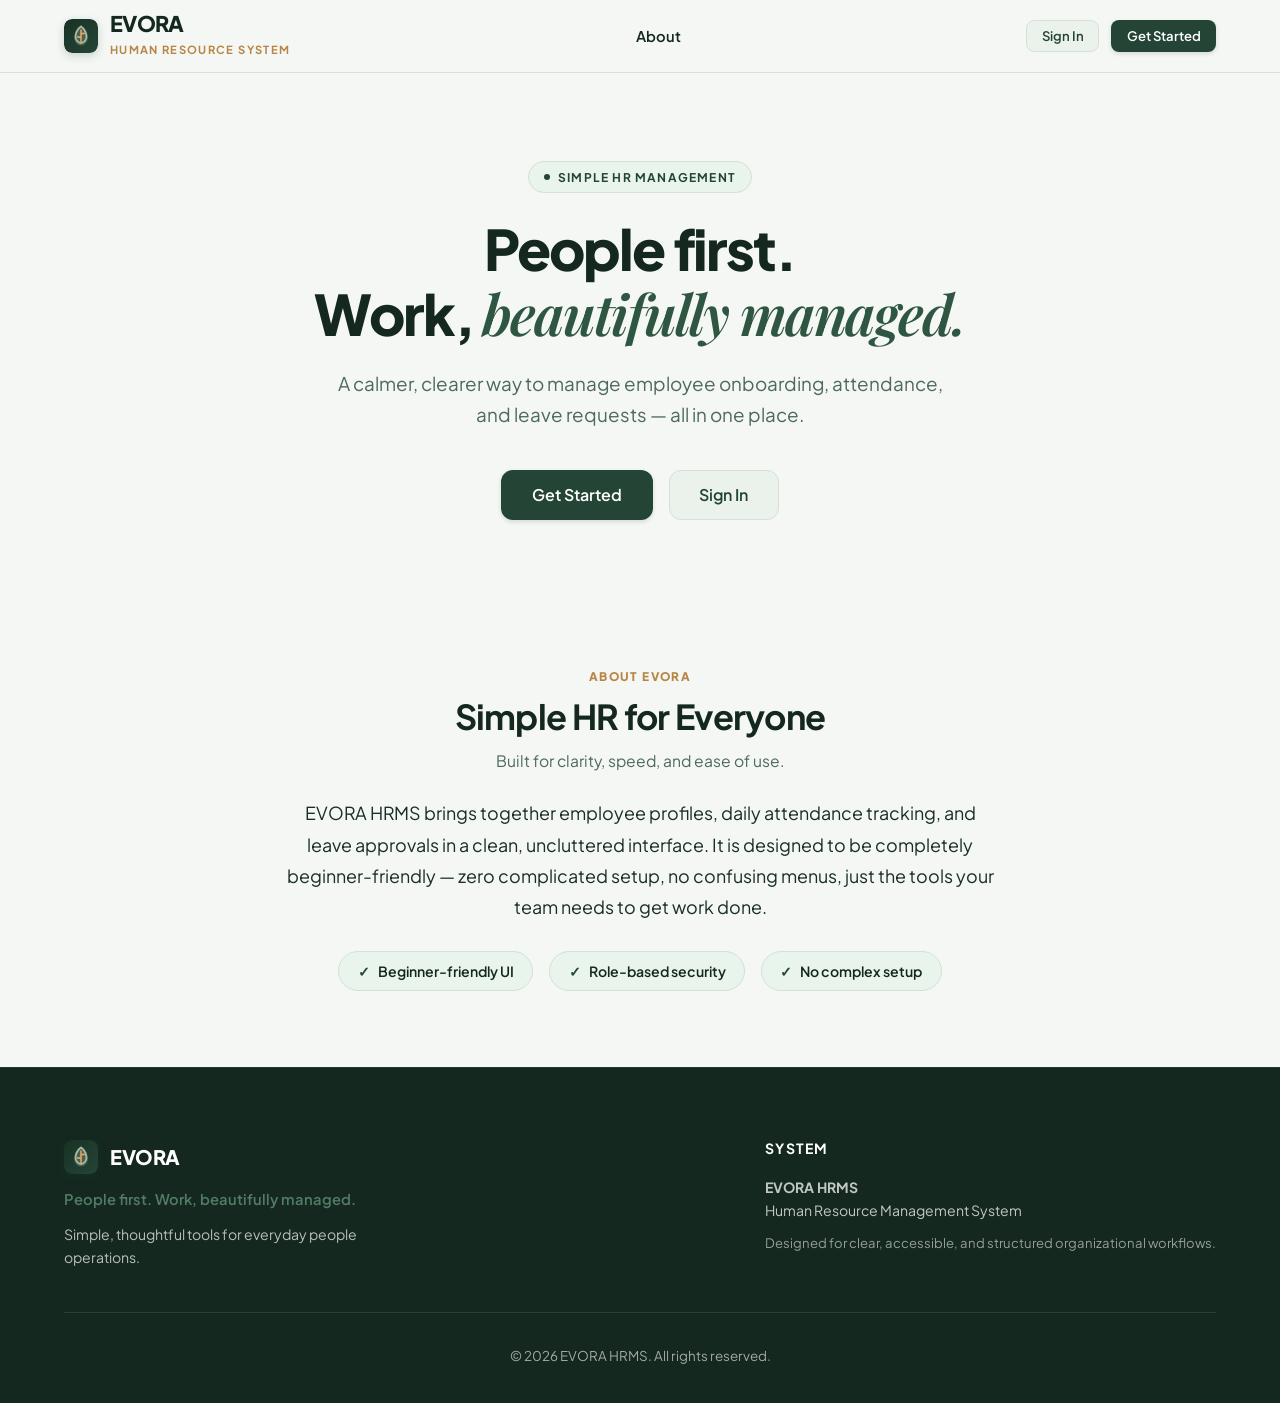
<file: frontend/index.html>
<!DOCTYPE html>
<html lang="en">
<head>
  <meta charset="UTF-8">
  <meta name="viewport" content="width=device-width, initial-scale=1.0">
  <meta name="description" content="EVORA HRMS — People first. Work, beautifully managed. An elegant, simple, and minimal Human Resource Management System.">
  <title>EVORA HRMS — People First. Work, Beautifully Managed.</title>
  <link rel="stylesheet" href="assets/css/style.css">
  <style>
    /* ---------------- Landing Page Elegant & Minimal Styles ---------------- */
    .landing-header {
      position: sticky;
      top: 0;
      background-color: rgba(244, 247, 244, 0.95);
      backdrop-filter: blur(12px);
      -webkit-backdrop-filter: blur(12px);
      border-bottom: 1px solid var(--color-border);
      z-index: 100;
      transition: background-color var(--transition-fast);
    }
    .landing-nav {
      display: flex;
      align-items: center;
      justify-content: space-between;
      height: 72px;
    }
    .brand-logo {
      display: flex;
      align-items: center;
      gap: 0.75rem;
      text-decoration: none;
    }
    .brand-text {
      font-size: 1.35rem;
      font-weight: 800;
      color: var(--color-forest-dark);
      letter-spacing: -0.03em;
      line-height: 1;
    }
    .brand-sub {
      font-size: 0.7rem;
      font-weight: 700;
      letter-spacing: 0.12em;
      text-transform: uppercase;
      color: var(--color-gold-dark);
      display: block;
      margin-top: 0.15rem;
    }
    .nav-links {
      display: flex;
      align-items: center;
      gap: 2.25rem;
      list-style: none;
    }
    .nav-links a {
      font-size: 0.92rem;
      font-weight: 600;
      color: var(--color-charcoal);
      transition: color var(--transition-fast);
    }
    .nav-links a:hover, .nav-links a:focus-visible {
      color: var(--color-forest);
    }
    .nav-actions {
      display: flex;
      align-items: center;
      gap: 0.75rem;
    }
    .mobile-menu-btn {
      display: none;
      background: none;
      border: 1px solid var(--color-border);
      border-radius: var(--radius-sm);
      padding: 0.45rem 0.65rem;
      font-size: 1.25rem;
      color: var(--color-forest);
      cursor: pointer;
    }
    .mobile-menu-drawer {
      display: none;
      background-color: var(--color-ivory-light);
      border-bottom: 1px solid var(--color-border);
      padding: 1.25rem 1.5rem;
    }
    .mobile-menu-drawer.active {
      display: block;
    }
    .mobile-nav-list {
      list-style: none;
      display: flex;
      flex-direction: column;
      gap: 1rem;
      margin-bottom: 1.25rem;
    }
    .mobile-nav-list a {
      font-size: 1rem;
      font-weight: 600;
      color: var(--color-charcoal);
    }

    /* ---------------- Simple Hero Section ---------------- */
    .hero-section {
      padding: 5.5rem 0 4.5rem;
      text-align: center;
      position: relative;
    }
    .hero-container-simple {
      max-width: 820px;
      margin: 0 auto;
    }
    .hero-pill-label {
      display: inline-flex;
      align-items: center;
      gap: 0.5rem;
      padding: 0.35rem 0.95rem;
      background-color: var(--color-sage-subtle);
      border: 1px solid var(--color-border);
      border-radius: var(--radius-full);
      font-size: 0.75rem;
      font-weight: 700;
      letter-spacing: 0.1em;
      text-transform: uppercase;
      color: var(--color-forest);
      margin-bottom: 1.5rem;
    }
    .hero-pill-dot {
      width: 6px;
      height: 6px;
      border-radius: 50%;
      background-color: var(--color-forest);
    }
    .hero-heading {
      font-size: 3.5rem;
      font-weight: 800;
      color: var(--color-forest-dark);
      line-height: 1.14;
      letter-spacing: -0.035em;
      margin-bottom: 1.35rem;
    }
    .hero-serif-accent {
      color: var(--color-forest-light);
      font-family: var(--font-serif);
      font-style: italic;
      font-weight: 600;
    }
    .hero-subtext {
      font-size: 1.18rem;
      color: var(--color-text-muted);
      line-height: 1.65;
      margin-bottom: 2.5rem;
      max-width: 640px;
      margin-left: auto;
      margin-right: auto;
    }
    .hero-actions {
      display: flex;
      align-items: center;
      justify-content: center;
      gap: 1rem;
      flex-wrap: wrap;
      margin-bottom: 0;
    }

    /* ---------------- Sections Common ---------------- */
    .section-padding {
      padding: 4.75rem 0;
    }
    .bg-ivory-tint {
      background-color: var(--color-ivory-light);
      border-top: 1px solid var(--color-border);
      border-bottom: 1px solid var(--color-border);
    }
    .section-head-simple {
      text-align: center;
      max-width: 620px;
      margin: 0 auto 3rem;
    }
    .section-sub-eyebrow {
      display: block;
      font-size: 0.74rem;
      font-weight: 800;
      letter-spacing: 0.12em;
      text-transform: uppercase;
      color: var(--color-gold-dark);
      margin-bottom: 0.5rem;
    }
    .section-head-simple h2 {
      font-size: 2.15rem;
      margin-bottom: 0.65rem;
    }
    .section-head-simple p {
      font-size: 0.98rem;
      color: var(--color-text-muted);
    }

    /* About Section */
    .about-container-simple {
      max-width: 760px;
      margin: 0 auto;
      text-align: center;
    }
    .about-lead-text {
      font-size: 1.12rem;
      line-height: 1.75;
      color: var(--color-text-main);
      margin-bottom: 1.75rem;
    }
    .about-pills-row {
      display: flex;
      align-items: center;
      justify-content: center;
      gap: 1rem;
      flex-wrap: wrap;
    }
    .about-pill {
      display: inline-flex;
      align-items: center;
      gap: 0.5rem;
      background-color: var(--color-sage-subtle);
      border: 1px solid var(--color-border);
      border-radius: var(--radius-full);
      padding: 0.5rem 1.15rem;
      font-size: 0.88rem;
      font-weight: 600;
      color: var(--color-forest-dark);
    }
    .about-pill-icon {
      color: var(--color-forest);
      font-weight: 800;
    }

    /* ---------------- Premium Footer ---------------- */
    .site-footer {
      background-color: var(--color-forest-dark);
      color: #FFFFFF;
      padding: 4.5rem 0 2.25rem;
      border-top: 1px solid rgba(255, 255, 255, 0.08);
      margin-top: auto;
    }
    .footer-grid-premium {
      display: flex;
      justify-content: space-between;
      align-items: flex-start;
      gap: 3rem;
      margin-bottom: 2.75rem;
      flex-wrap: wrap;
    }
    .footer-brand-title {
      font-size: 1.25rem;
      font-weight: 800;
      color: #FFFFFF;
      letter-spacing: -0.02em;
    }
    .footer-tagline {
      font-size: 0.92rem;
      font-weight: 600;
      color: var(--color-sage);
      margin-top: 0.25rem;
      margin-bottom: 0.75rem;
    }
    .footer-desc {
      font-size: 0.88rem;
      color: rgba(255, 255, 255, 0.7);
      line-height: 1.6;
      max-width: 320px;
    }
    .footer-col h4 {
      color: #FFFFFF;
      font-size: 0.88rem;
      text-transform: uppercase;
      letter-spacing: 0.09em;
      margin-bottom: 1.15rem;
    }
    .footer-col ul {
      list-style: none;
      display: flex;
      flex-direction: column;
      gap: 0.65rem;
    }
    .footer-col ul a,
    .footer-col ul button.footer-link-btn {
      color: rgba(255, 255, 255, 0.74);
      font-size: 0.88rem;
      text-decoration: none;
      background: none;
      border: none;
      padding: 0;
      font-family: inherit;
      cursor: pointer;
      text-align: left;
      transition: color var(--transition-fast);
    }
    .footer-col ul a:hover,
    .footer-col ul a:focus-visible,
    .footer-col ul button.footer-link-btn:hover,
    .footer-col ul button.footer-link-btn:focus-visible {
      color: var(--color-gold);
    }
    .footer-info-text {
      font-size: 0.88rem;
      color: rgba(255, 255, 255, 0.74);
      line-height: 1.6;
    }
    .footer-bottom-bar {
      border-top: 1px solid rgba(255, 255, 255, 0.1);
      padding-top: 2rem;
      display: flex;
      justify-content: center;
      align-items: center;
      text-align: center;
      font-size: 0.84rem;
      color: rgba(255, 255, 255, 0.6);
    }

    /* Responsive */
    @media (max-width: 992px) {
      .hero-heading { font-size: 2.75rem; }
      .footer-grid-premium {
        flex-direction: column;
        gap: 2rem;
      }
      .nav-links, .nav-actions .btn-secondary {
        display: none;
      }
      .mobile-menu-btn {
        display: block;
      }
    }
    @media (max-width: 640px) {
      .hero-heading { font-size: 2.15rem; }
      .hero-subtext { font-size: 1rem; }
    }
  </style>
</head>
<body>

  <!-- Sticky Top Navigation -->
  <header class="landing-header">
    <div class="container landing-nav">
      <a href="index.html" class="brand-logo" aria-label="EVORA HRMS Home">
        <svg class="evora-leaf-logo" width="34" height="34" viewBox="0 0 34 34" fill="none" xmlns="http://www.w3.org/2000/svg" aria-hidden="true">
          <rect width="34" height="34" rx="8" fill="url(#evora-leaf-grad)"/>
          <path d="M17 6.5C17 6.5 24 10.5 24 18.5C24 23 20.2 26.5 17 26.5C13.8 26.5 10 23 10 18.5C10 10.5 17 6.5 17 6.5Z" fill="#A8B9A0" fill-opacity="0.3"/>
          <path d="M17 7.5C17 7.5 22.5 11 22.5 17.5C22.5 21.2 19.6 24 17 24C14.4 24 11.5 21.2 11.5 17.5C11.5 11 17 7.5 17 7.5Z" stroke="#A8B9A0" stroke-width="1.8" stroke-linecap="round" stroke-linejoin="round"/>
          <path d="M17 11V23.5M17 15C19 14 20.5 14.5 20.5 14.5M17 18.5C14.8 17.5 13.5 18 13.5 18" stroke="#D7A76D" stroke-width="1.6" stroke-linecap="round"/>
          <defs>
            <linearGradient id="evora-leaf-grad" x1="0" y1="0" x2="34" y2="34" gradientUnits="userSpaceOnUse">
              <stop stop-color="#193126"/>
              <stop offset="1" stop-color="#244536"/>
            </linearGradient>
          </defs>
        </svg>
        <div>
          <span class="brand-text">EVORA</span>
          <span class="brand-sub">Human Resource System</span>
        </div>
      </a>

      <nav aria-label="Main Navigation">
        <ul class="nav-links">
          <li><a href="#about">About</a></li>
        </ul>
      </nav>

      <div class="nav-actions">
        <a href="pages/login.html" class="btn btn-secondary btn-sm" id="btn-nav-login">Sign In</a>
        <a href="pages/signup.html" class="btn btn-primary btn-sm" id="btn-nav-signup">Get Started</a>
        <button class="mobile-menu-btn" id="mobile-nav-toggle" aria-label="Toggle mobile menu" aria-expanded="false">&#9776;</button>
      </div>
    </div>

    <!-- Mobile Drawer -->
    <div class="mobile-menu-drawer" id="mobile-nav-menu">
      <ul class="mobile-nav-list">
        <li><a href="#about" onclick="closeMobileMenu()">About</a></li>
      </ul>
      <div style="display: flex; gap: 0.75rem; margin-top: 0.75rem;">
        <a href="pages/login.html" class="btn btn-secondary btn-sm" style="flex: 1; text-align: center;">Sign In</a>
        <a href="pages/signup.html" class="btn btn-primary btn-sm" style="flex: 1; text-align: center;">Get Started</a>
      </div>
    </div>
  </header>

  <!-- Simplified, Elegant Hero Section -->
  <section class="hero-section">
    <div class="container hero-container-simple">
      <div class="hero-pill-label">
        <span class="hero-pill-dot"></span> SIMPLE HR MANAGEMENT
      </div>
      
      <h1 class="hero-heading">
        People first.<br>
        Work, <span class="hero-serif-accent">beautifully managed.</span>
      </h1>
      
      <p class="hero-subtext">
        A calmer, clearer way to manage employee onboarding, attendance, and leave requests &mdash; all in one place.
      </p>

      <div class="hero-actions">
        <a href="pages/signup.html" class="btn btn-primary btn-lg" id="btn-hero-get-started">Get Started</a>
        <a href="pages/login.html" class="btn btn-secondary btn-lg" id="btn-hero-sign-in">Sign In</a>
      </div>
    </div>
  </section>

  <!-- About Section -->
  <section class="section-padding" id="about">
    <div class="container about-container-simple">
      <div class="section-head-simple" style="margin-bottom: 1.5rem;">
        <span class="section-sub-eyebrow">ABOUT EVORA</span>
        <h2>Simple HR for Everyone</h2>
        <p>Built for clarity, speed, and ease of use.</p>
      </div>
      <p class="about-lead-text">
        EVORA HRMS brings together employee profiles, daily attendance tracking, and leave approvals in a clean, uncluttered interface. It is designed to be completely beginner-friendly &mdash; zero complicated setup, no confusing menus, just the tools your team needs to get work done.
      </p>
      <div class="about-pills-row">
        <div class="about-pill">
          <span class="about-pill-icon">&#10003;</span> Beginner-friendly UI
        </div>
        <div class="about-pill">
          <span class="about-pill-icon">&#10003;</span> Role-based security
        </div>
        <div class="about-pill">
          <span class="about-pill-icon">&#10003;</span> No complex setup
        </div>
      </div>
    </div>
  </section>

  <!-- Professional Footer -->
  <footer class="site-footer">
    <div class="container">
      <div class="footer-grid-premium">
        <!-- Brand Column -->
        <div>
          <div class="brand-logo" style="margin-bottom: 0.85rem;">
            <svg class="evora-leaf-logo" width="34" height="34" viewBox="0 0 34 34" fill="none" xmlns="http://www.w3.org/2000/svg" aria-hidden="true">
              <rect width="34" height="34" rx="8" fill="url(#evora-leaf-grad)"/>
              <path d="M17 6.5C17 6.5 24 10.5 24 18.5C24 23 20.2 26.5 17 26.5C13.8 26.5 10 23 10 18.5C10 10.5 17 6.5 17 6.5Z" fill="#A8B9A0" fill-opacity="0.3"/>
              <path d="M17 7.5C17 7.5 22.5 11 22.5 17.5C22.5 21.2 19.6 24 17 24C14.4 24 11.5 21.2 11.5 17.5C11.5 11 17 7.5 17 7.5Z" stroke="#A8B9A0" stroke-width="1.8" stroke-linecap="round" stroke-linejoin="round"/>
              <path d="M17 11V23.5M17 15C19 14 20.5 14.5 20.5 14.5M17 18.5C14.8 17.5 13.5 18 13.5 18" stroke="#D7A76D" stroke-width="1.6" stroke-linecap="round"/>
            </svg>
            <span class="footer-brand-title">EVORA</span>
          </div>
          <div class="footer-tagline">People first. Work, beautifully managed.</div>
          <p class="footer-desc">
            Simple, thoughtful tools for everyday people operations.
          </p>
        </div>

        <!-- Contact / System Information Column -->
        <div class="footer-col">
          <h4>System</h4>
          <p class="footer-info-text">
            <strong>EVORA HRMS</strong><br>
            Human Resource Management System
          </p>
          <p class="footer-info-text" style="margin-top: 0.65rem; color: rgba(255, 255, 255, 0.55); font-size: 0.82rem;">
            Designed for clear, accessible, and structured organizational workflows.
          </p>
        </div>
      </div>

      <!-- Footer Bottom Bar -->
      <div class="footer-bottom-bar">
        <div>&copy; 2026 EVORA HRMS. All rights reserved.</div>
      </div>
    </div>
  </footer>

  <script src="assets/js/main.js"></script>
  <script>
    function closeMobileMenu() {
      const menu = document.getElementById('mobile-nav-menu');
      const btn = document.getElementById('mobile-nav-toggle');
      if (menu) menu.classList.remove('active');
      if (btn) btn.setAttribute('aria-expanded', 'false');
    }
  </script>
</body>
</html>
</file>
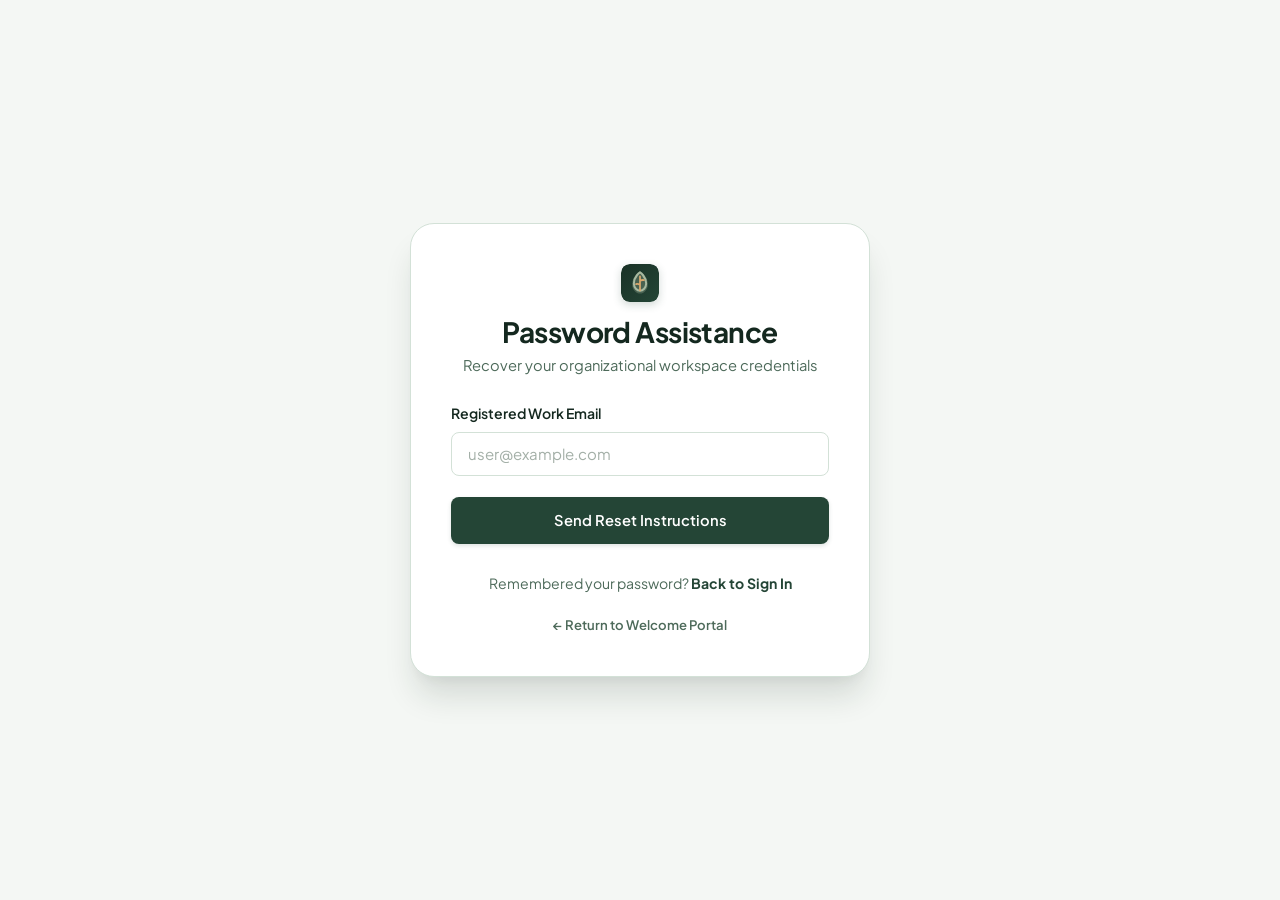
<file: frontend/pages/forgot-password.html>
<!DOCTYPE html>
<html lang="en">
<head>
  <meta charset="UTF-8">
  <meta name="viewport" content="width=device-width, initial-scale=1.0">
  <meta name="description" content="Reset Password — EVORA HRMS">
  <title>Reset Password — EVORA HRMS</title>
  <link rel="stylesheet" href="../assets/css/style.css">
  <style>
    .auth-page {
      min-height: 100vh;
      display: flex;
      flex-direction: column;
      background-color: var(--color-ivory);
    }
    .auth-container {
      flex: 1;
      display: flex;
      align-items: center;
      justify-content: center;
      padding: 2.5rem 1.5rem;
    }
    .auth-card {
      width: 100%;
      max-width: 460px;
      background: #FFFFFF;
      border: 1px solid var(--color-border);
      border-radius: var(--radius-xl);
      padding: 2.5rem;
      box-shadow: var(--shadow-xl);
    }
  </style>
</head>
<body class="auth-page">

  <div class="auth-container">
    <div class="auth-card">
      <div style="text-align: center; margin-bottom: 1.5rem;">
        <div style="margin-bottom: 0.75rem;">
          <svg class="evora-leaf-logo" width="38" height="38" viewBox="0 0 34 34" fill="none" xmlns="http://www.w3.org/2000/svg" aria-hidden="true">
            <rect width="34" height="34" rx="8" fill="url(#evora-leaf-grad)"/>
            <path d="M17 6.5C17 6.5 24 10.5 24 18.5C24 23 20.2 26.5 17 26.5C13.8 26.5 10 23 10 18.5C10 10.5 17 6.5 17 6.5Z" fill="#A8B9A0" fill-opacity="0.3"/>
            <path d="M17 7.5C17 7.5 22.5 11 22.5 17.5C22.5 21.2 19.6 24 17 24C14.4 24 11.5 21.2 11.5 17.5C11.5 11 17 7.5 17 7.5Z" stroke="#A8B9A0" stroke-width="1.8" stroke-linecap="round" stroke-linejoin="round"/>
            <path d="M17 11V23.5M17 15C19 14 20.5 14.5 20.5 14.5M17 18.5C14.8 17.5 13.5 18 13.5 18" stroke="#D7A76D" stroke-width="1.6" stroke-linecap="round"/>
            <defs>
              <linearGradient id="evora-leaf-grad" x1="0" y1="0" x2="34" y2="34" gradientUnits="userSpaceOnUse">
                <stop stop-color="#193126"/>
                <stop offset="1" stop-color="#244536"/>
              </linearGradient>
            </defs>
          </svg>
        </div>
        <h1 style="font-size: 1.75rem; margin-bottom: 0.35rem;">Password Assistance</h1>
        <p style="font-size: 0.92rem;">Recover your organizational workspace credentials</p>
      </div>

      <form id="form-forgot-password" novalidate>
        <div class="form-group">
          <label class="form-label" for="reset-email">Registered Work Email</label>
          <input type="email" id="reset-email" class="form-control" placeholder="user@example.com" required autocomplete="email">
          <div class="invalid-feedback">Please enter a valid email address.</div>
        </div>

        <button type="submit" class="btn btn-primary" id="btn-submit-forgot" style="width: 100%; padding: 0.85rem;">
          Send Reset Instructions
        </button>
      </form>

      <div style="margin-top: 1.75rem; text-align: center; font-size: 0.88rem; color: var(--color-text-muted);">
        Remembered your password? <a href="login.html" style="font-weight: 700;">Back to Sign In</a>
      </div>

      <div style="margin-top: 1rem; text-align: center;">
        <a href="../index.html" style="font-size: 0.82rem; font-weight: 600; color: var(--color-text-muted);">&larr; Return to Welcome Portal</a>
      </div>
    </div>
  </div>

  <!-- Instructions Modal -->
  <div class="modal-backdrop" id="reset-modal" role="dialog" aria-modal="true">
    <div class="modal">
      <div class="modal-header">
        <div class="modal-title">Instructions Dispatched</div>
        <button class="modal-close" onclick="EVORA.closeModal('reset-modal')">&times;</button>
      </div>
      <div class="modal-body">
        <div style="text-align: center; margin-bottom: 1rem;">
          <div style="width: 48px; height: 48px; border-radius: 50%; background: var(--status-approved-bg); color: var(--status-approved); display: flex; align-items: center; justify-content: center; font-size: 1.4rem; font-weight: 700; margin: 0 auto 0.5rem;">✓</div>
          <h3 style="margin: 0; font-size: 1.25rem;">Recovery Instructions Generated</h3>
        </div>
        <p style="font-size: 0.92rem; color: var(--color-text-muted); line-height: 1.6;">
          If an active account exists for <strong id="reset-sent-email" style="color: var(--color-forest-dark);">user@example.com</strong>, password recovery instructions will be transmitted to that address.
        </p>
      </div>
      <div class="modal-footer">
        <a href="login.html" class="btn btn-primary" style="width: 100%;">Return to Sign In &rarr;</a>
      </div>
    </div>
  </div>

  <script src="../assets/js/main.js"></script>
  <script>
    document.getElementById('form-forgot-password').addEventListener('submit', function(e) {
      e.preventDefault();
      const email = document.getElementById('reset-email');
      if (!email.value || !email.value.includes('@')) {
        email.classList.add('is-invalid');
        EVORA.showToast('Please enter a valid work email address.', 'error');
        return;
      }
      email.classList.remove('is-invalid');
      document.getElementById('reset-sent-email').textContent = email.value;
      EVORA.openModal('reset-modal');
      EVORA.showToast(`Password reset request submitted for ${email.value}`, 'success');
    });
  </script>
</body>
</html>
</file>
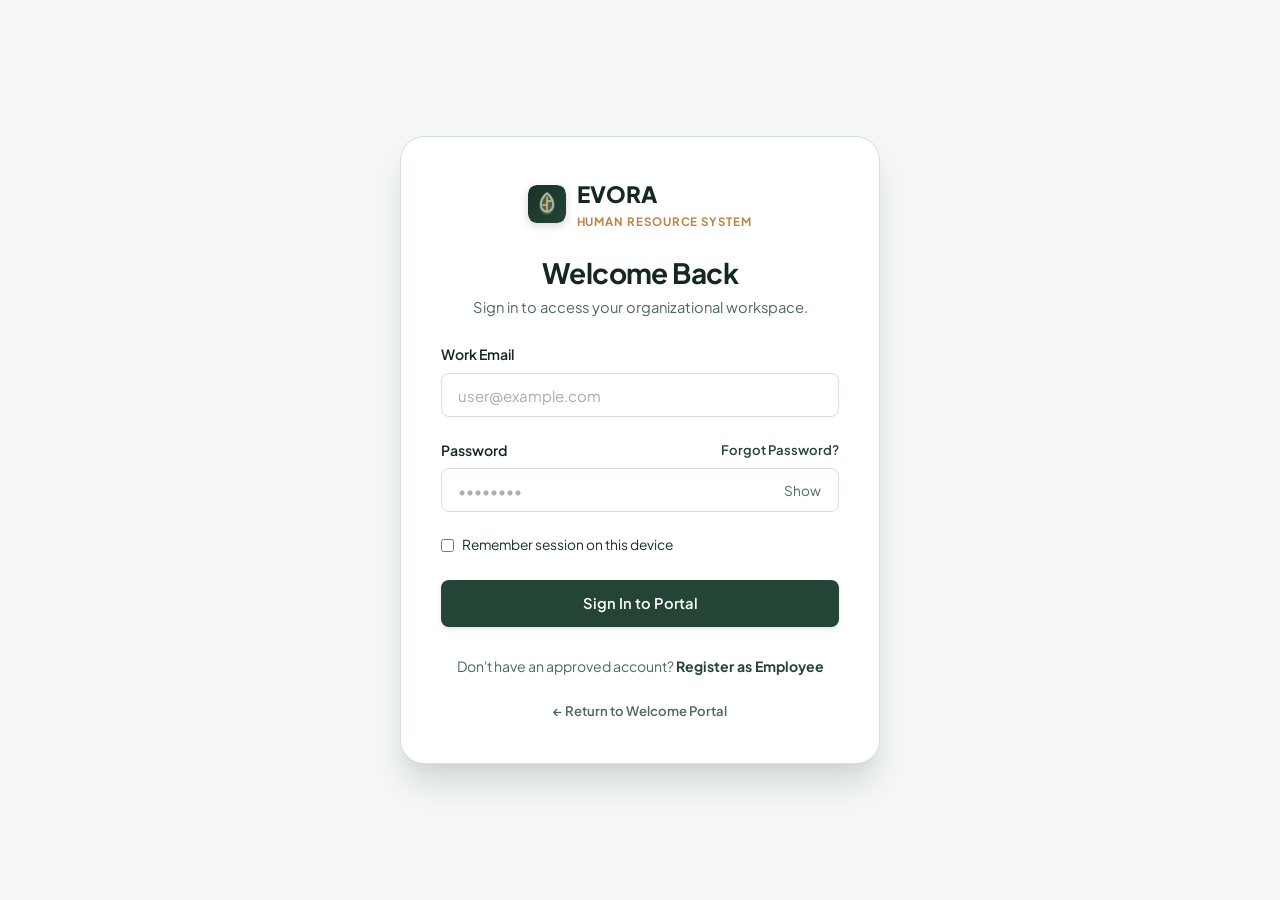
<file: frontend/pages/login.html>
<!DOCTYPE html>
<html lang="en">
<head>
  <meta charset="UTF-8">
  <meta name="viewport" content="width=device-width, initial-scale=1.0">
  <meta name="description" content="Sign In — EVORA HRMS Modern Portal">
  <title>Sign In — EVORA HRMS</title>
  <link rel="stylesheet" href="../assets/css/style.css">
  <style>
    .auth-page {
      min-height: 100vh;
      display: flex;
      flex-direction: column;
      background-color: var(--color-ivory);
    }
    .auth-container {
      flex: 1;
      display: flex;
      align-items: center;
      justify-content: center;
      padding: 2.5rem 1.5rem;
    }
    .auth-card {
      width: 100%;
      max-width: 480px;
      background: #FFFFFF;
      border: 1px solid var(--color-border);
      border-radius: var(--radius-xl);
      padding: 2.5rem;
      box-shadow: var(--shadow-xl);
    }
    .auth-logo-row {
      display: flex;
      align-items: center;
      justify-content: center;
      gap: 0.65rem;
      margin-bottom: 1.5rem;
    }
    .auth-banner-alert {
      display: none;
      padding: 0.85rem 1rem;
      border-radius: var(--radius-md);
      font-size: 0.88rem;
      line-height: 1.5;
      margin-bottom: 1.25rem;
    }
    .auth-banner-alert.error {
      display: block;
      background-color: #FDF2F2;
      color: #991B1B;
      border: 1px solid #F87171;
    }
    .auth-banner-alert.warning {
      display: block;
      background-color: #FFFBEB;
      color: #92400E;
      border: 1px solid #FCD34D;
    }
    .auth-banner-alert.success {
      display: block;
      background-color: #ECFDF5;
      color: #065F46;
      border: 1px solid #6EE7B7;
    }
  </style>
</head>
<body class="auth-page">

  <div class="auth-container">
    <div class="auth-card">
      <div class="auth-logo-row">
        <svg class="evora-leaf-logo" width="38" height="38" viewBox="0 0 34 34" fill="none" xmlns="http://www.w3.org/2000/svg" aria-hidden="true">
          <rect width="34" height="34" rx="8" fill="url(#evora-leaf-grad)"/>
          <path d="M17 6.5C17 6.5 24 10.5 24 18.5C24 23 20.2 26.5 17 26.5C13.8 26.5 10 23 10 18.5C10 10.5 17 6.5 17 6.5Z" fill="#A8B9A0" fill-opacity="0.3"/>
          <path d="M17 7.5C17 7.5 22.5 11 22.5 17.5C22.5 21.2 19.6 24 17 24C14.4 24 11.5 21.2 11.5 17.5C11.5 11 17 7.5 17 7.5Z" stroke="#A8B9A0" stroke-width="1.8" stroke-linecap="round" stroke-linejoin="round"/>
          <path d="M17 11V23.5M17 15C19 14 20.5 14.5 20.5 14.5M17 18.5C14.8 17.5 13.5 18 13.5 18" stroke="#D7A76D" stroke-width="1.6" stroke-linecap="round"/>
          <defs>
            <linearGradient id="evora-leaf-grad" x1="0" y1="0" x2="34" y2="34" gradientUnits="userSpaceOnUse">
              <stop stop-color="#193126"/>
              <stop offset="1" stop-color="#244536"/>
            </linearGradient>
          </defs>
        </svg>
        <div>
          <span style="font-size: 1.4rem; font-weight: 800; color: var(--color-forest-dark);">EVORA</span>
          <span style="display: block; font-size: 0.72rem; font-weight: 700; letter-spacing: 0.08em; text-transform: uppercase; color: var(--color-gold-dark);">Human Resource System</span>
        </div>
      </div>

      <div style="text-align: center; margin-bottom: 1.5rem;">
        <h1 style="font-size: 1.75rem; margin-bottom: 0.35rem;">Welcome Back</h1>
        <p style="font-size: 0.92rem;">Sign in to access your organizational workspace.</p>
      </div>

      <!-- Live Feedback Alert Banner -->
      <div id="auth-alert" class="auth-banner-alert" role="alert" aria-live="assertive"></div>

      <!-- Authentication Form -->
      <form id="form-login" novalidate>
        <div class="form-group">
          <label class="form-label" for="login-email">Work Email</label>
          <input type="email" id="login-email" class="form-control" placeholder="user@example.com" required autocomplete="email">
          <div class="invalid-feedback" id="email-error">Please enter a valid work email address.</div>
        </div>

        <div class="form-group">
          <div style="display: flex; justify-content: space-between; align-items: center; margin-bottom: 0.45rem;">
            <label class="form-label" for="login-password" style="margin-bottom: 0;">Password</label>
            <a href="forgot-password.html" style="font-size: 0.82rem; font-weight: 600;">Forgot Password?</a>
          </div>
          <div class="password-input-wrap">
            <input type="password" id="login-password" class="form-control" placeholder="••••••••" required autocomplete="current-password">
            <button type="button" class="password-toggle-btn" aria-label="Toggle password visibility">Show</button>
            <div class="invalid-feedback" id="pass-error">Please enter your password.</div>
          </div>
        </div>

        <div style="display: flex; align-items: center; justify-content: space-between; margin-bottom: 1.5rem; font-size: 0.86rem;">
          <label style="display: flex; align-items: center; gap: 0.5rem; cursor: pointer;">
            <input type="checkbox" id="remember-me" style="accent-color: var(--color-forest);">
            <span>Remember session on this device</span>
          </label>
        </div>

        <button type="submit" class="btn btn-primary" id="btn-login-submit" style="width: 100%; padding: 0.85rem;">
          Sign In to Portal
        </button>
      </form>

      <div style="margin-top: 1.75rem; text-align: center; font-size: 0.88rem; color: var(--color-text-muted);">
        Don't have an approved account? <a href="signup.html" style="font-weight: 700;">Register as Employee</a>
      </div>

      <div style="margin-top: 1.25rem; text-align: center;">
        <a href="../index.html" style="font-size: 0.82rem; font-weight: 600; color: var(--color-text-muted);">&larr; Return to Welcome Portal</a>
      </div>
    </div>
  </div>

  <script src="../assets/js/main.js"></script>
  <script>
    // Automatic redirection if active approved session exists
    document.addEventListener('DOMContentLoaded', async () => {
      try {
        const response = await fetch(`${EVORA.apiBase}/auth/me.php`, {
          method: 'GET',
          credentials: 'same-origin',
          headers: { 'Accept': 'application/json' }
        });
        if (response.ok) {
          const data = await response.json();
          if (data.authenticated && data.user) {
            EVORA.setCurrentUser(data.user);
            const redirectUrl = data.user.role === 'admin' ? 'admin/dashboard.html' : 'employee/dashboard.html';
            window.location.replace(redirectUrl);
          }
        }
      } catch (e) {
        // Stay on login page if offline or unauthenticated
      }
    });

    const alertBox = document.getElementById('auth-alert');
    function showAlert(message, type = 'error') {
      alertBox.textContent = message;
      alertBox.className = `auth-banner-alert ${type}`;
    }
    function hideAlert() {
      alertBox.style.display = 'none';
      alertBox.textContent = '';
      alertBox.className = 'auth-banner-alert';
    }

    document.getElementById('form-login').addEventListener('submit', async function(e) {
      e.preventDefault();
      hideAlert();

      const email = document.getElementById('login-email');
      const pass = document.getElementById('login-password');
      let isValid = true;

      if (!email.value || !email.value.includes('@')) {
        email.classList.add('is-invalid');
        isValid = false;
      } else {
        email.classList.remove('is-invalid');
      }

      if (!pass.value) {
        pass.classList.add('is-invalid');
        isValid = false;
      } else {
        pass.classList.remove('is-invalid');
      }

      if (!isValid) return;

      const submitBtn = document.getElementById('btn-login-submit');
      submitBtn.disabled = true;
      submitBtn.textContent = 'Signing In...';

      try {
        const response = await fetch(`${EVORA.apiBase}/auth/login.php`, {
          method: 'POST',
          headers: {
            'Content-Type': 'application/json',
            'Accept': 'application/json'
          },
          credentials: 'same-origin',
          body: JSON.stringify({ email: email.value.trim(), password: pass.value })
        });

        const result = await response.json();

        if (response.ok && result.success) {
          showAlert(result.message || 'Login successful! Redirecting...', 'success');
          EVORA.showToast(result.message || 'Login successful!', 'success');

          if (result.user) {
            EVORA.setCurrentUser(result.user);
          }
          if (result.csrf_token) {
            sessionStorage.setItem('evora_csrf_token', result.csrf_token);
          }

          const target = result.redirect || (result.role === 'admin' ? 'admin/dashboard.html' : 'employee/dashboard.html');
          setTimeout(() => {
            window.location.href = target;
          }, 300);
        } else {
          const msg = result.message || 'Invalid email or password.';
          const alertType = (result.status === 'pending' || result.status === 'rejected') ? 'warning' : 'error';
          showAlert(msg, alertType);
          EVORA.showToast(msg, alertType === 'warning' ? 'warning' : 'error');
          submitBtn.disabled = false;
          submitBtn.textContent = 'Sign In to Portal';
        }
      } catch (err) {
        console.error('Login network error', err);
        const errMsg = 'Unable to connect to authentication service. Please verify your connection.';
        showAlert(errMsg, 'error');
        EVORA.showToast(errMsg, 'error');
        submitBtn.disabled = false;
        submitBtn.textContent = 'Sign In to Portal';
      }
    });
  </script>
</body>
</html>
</file>
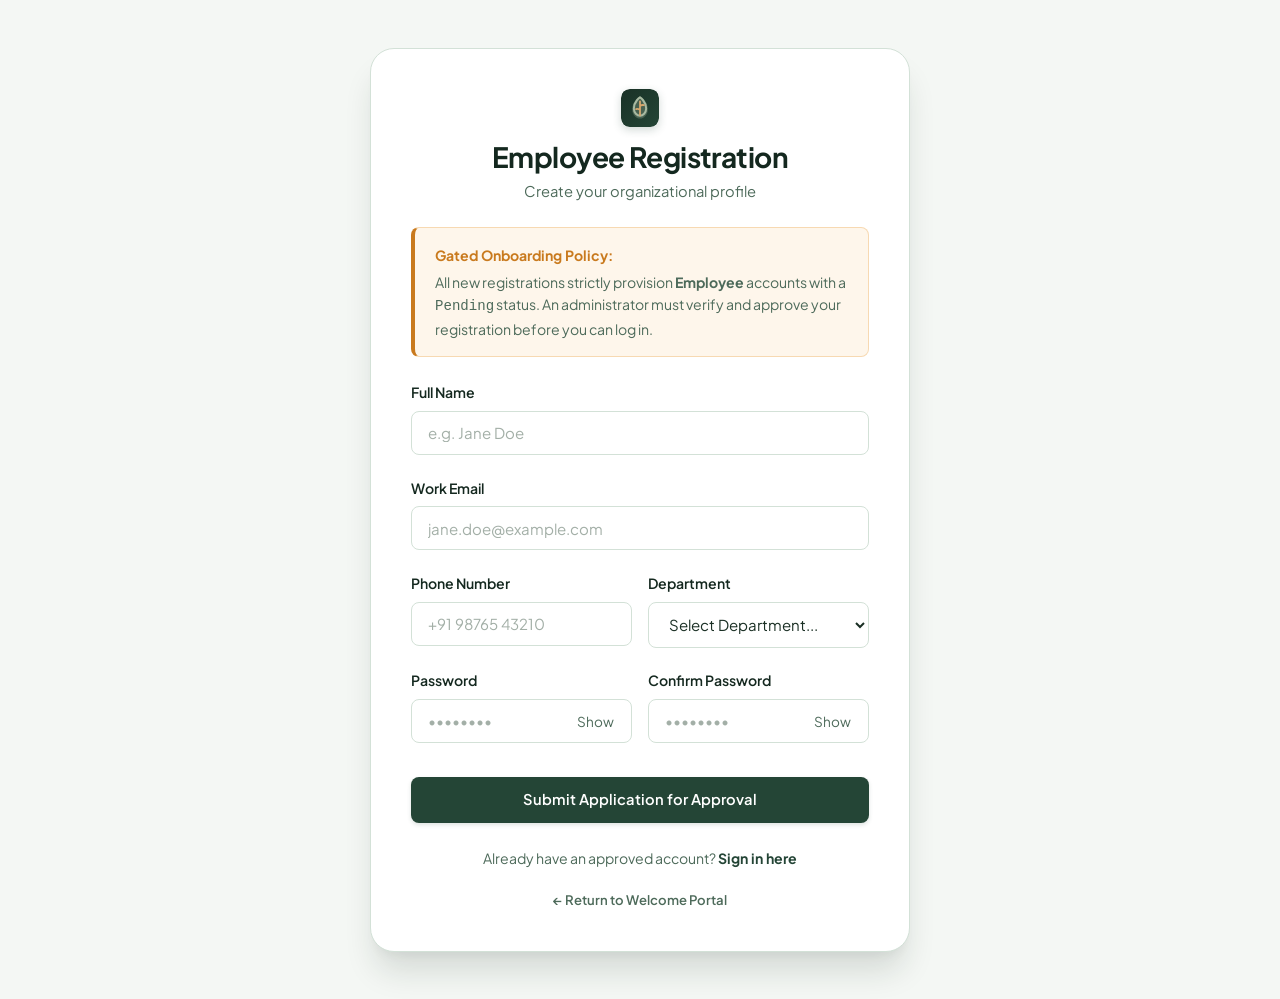
<file: frontend/pages/signup.html>
<!DOCTYPE html>
<html lang="en">
<head>
  <meta charset="UTF-8">
  <meta name="viewport" content="width=device-width, initial-scale=1.0">
  <meta name="description" content="Employee Registration — EVORA HRMS">
  <title>Employee Registration — EVORA HRMS</title>
  <link rel="stylesheet" href="../assets/css/style.css">
  <style>
    .auth-page {
      min-height: 100vh;
      display: flex;
      flex-direction: column;
      background-color: var(--color-ivory);
    }
    .auth-container {
      flex: 1;
      display: flex;
      align-items: center;
      justify-content: center;
      padding: 3rem 1.5rem;
    }
    .auth-card {
      width: 100%;
      max-width: 540px;
      background: #FFFFFF;
      border: 1px solid var(--color-border);
      border-radius: var(--radius-xl);
      padding: 2.5rem;
      box-shadow: var(--shadow-xl);
    }
    .grid-2 {
      display: grid;
      grid-template-columns: 1fr 1fr;
      gap: 1rem;
    }
    .auth-banner-alert {
      display: none;
      padding: 0.85rem 1rem;
      border-radius: var(--radius-md);
      font-size: 0.88rem;
      line-height: 1.5;
      margin-bottom: 1.25rem;
    }
    .auth-banner-alert.error {
      display: block;
      background-color: #FDF2F2;
      color: #991B1B;
      border: 1px solid #F87171;
    }
    .auth-banner-alert.warning {
      display: block;
      background-color: #FFFBEB;
      color: #92400E;
      border: 1px solid #FCD34D;
    }
    @media (max-width: 580px) {
      .grid-2 {
        grid-template-columns: 1fr;
      }
    }
  </style>
</head>
<body class="auth-page">

  <div class="auth-container">
    <div class="auth-card">
      <div style="text-align: center; margin-bottom: 1.5rem;">
        <div style="margin-bottom: 0.75rem;">
          <svg class="evora-leaf-logo" width="38" height="38" viewBox="0 0 34 34" fill="none" xmlns="http://www.w3.org/2000/svg" aria-hidden="true">
            <rect width="34" height="34" rx="8" fill="url(#evora-leaf-grad)"/>
            <path d="M17 6.5C17 6.5 24 10.5 24 18.5C24 23 20.2 26.5 17 26.5C13.8 26.5 10 23 10 18.5C10 10.5 17 6.5 17 6.5Z" fill="#A8B9A0" fill-opacity="0.3"/>
            <path d="M17 7.5C17 7.5 22.5 11 22.5 17.5C22.5 21.2 19.6 24 17 24C14.4 24 11.5 21.2 11.5 17.5C11.5 11 17 7.5 17 7.5Z" stroke="#A8B9A0" stroke-width="1.8" stroke-linecap="round" stroke-linejoin="round"/>
            <path d="M17 11V23.5M17 15C19 14 20.5 14.5 20.5 14.5M17 18.5C14.8 17.5 13.5 18 13.5 18" stroke="#D7A76D" stroke-width="1.6" stroke-linecap="round"/>
            <defs>
              <linearGradient id="evora-leaf-grad" x1="0" y1="0" x2="34" y2="34" gradientUnits="userSpaceOnUse">
                <stop stop-color="#193126"/>
                <stop offset="1" stop-color="#244536"/>
              </linearGradient>
            </defs>
          </svg>
        </div>
        <h1 style="font-size: 1.75rem; margin-bottom: 0.35rem;">Employee Registration</h1>
        <p style="font-size: 0.92rem;">Create your organizational profile</p>
      </div>

      <!-- Critical Account Policy Notice -->
      <div class="notice-box notice-pending">
        <strong style="color: var(--status-pending); display: block; margin-bottom: 0.25rem;">Gated Onboarding Policy:</strong>
        All new registrations strictly provision <strong>Employee</strong> accounts with a <code>Pending</code> status. An administrator must verify and approve your registration before you can log in.
      </div>

      <!-- Live Feedback Alert Banner -->
      <div id="signup-alert" class="auth-banner-alert" role="alert" aria-live="assertive"></div>

      <form id="form-signup" novalidate>
        <div class="form-group">
          <label class="form-label" for="signup-name">Full Name</label>
          <input type="text" id="signup-name" class="form-control" placeholder="e.g. Jane Doe" required autocomplete="name">
          <div class="invalid-feedback">Please enter your full name (2–120 characters).</div>
        </div>

        <div class="form-group">
          <label class="form-label" for="signup-email">Work Email</label>
          <input type="email" id="signup-email" class="form-control" placeholder="jane.doe@example.com" required autocomplete="email">
          <div class="invalid-feedback">Please enter a valid work email address.</div>
        </div>

        <div class="grid-2">
          <div class="form-group">
            <label class="form-label" for="signup-phone">Phone Number</label>
            <input type="tel" id="signup-phone" class="form-control" placeholder="+91 98765 43210" autocomplete="tel">
          </div>
          <div class="form-group">
            <label class="form-label" for="signup-dept">Department</label>
            <select id="signup-dept" class="form-control" required>
              <option value="">Select Department...</option>
              <option value="1">Human Resources (HR)</option>
              <option value="2">Engineering &amp; IT (ENG)</option>
              <option value="3">Marketing &amp; Sales (MKT)</option>
              <option value="4">Finance &amp; Accounts (FIN)</option>
              <option value="5">Operations (OPS)</option>
            </select>
            <div class="invalid-feedback">Please select an organizational department.</div>
          </div>
        </div>

        <div class="grid-2">
          <div class="form-group">
            <label class="form-label" for="signup-pass">Password</label>
            <div class="password-input-wrap">
              <input type="password" id="signup-pass" class="form-control" placeholder="••••••••" required autocomplete="new-password">
              <button type="button" class="password-toggle-btn">Show</button>
              <div class="invalid-feedback">Password must be at least 6 characters.</div>
            </div>
          </div>
          <div class="form-group">
            <label class="form-label" for="signup-pass-confirm">Confirm Password</label>
            <div class="password-input-wrap">
              <input type="password" id="signup-pass-confirm" class="form-control" placeholder="••••••••" required autocomplete="new-password">
              <button type="button" class="password-toggle-btn">Show</button>
              <div class="invalid-feedback">Passwords do not match.</div>
            </div>
          </div>
        </div>

        <button type="submit" class="btn btn-primary" id="btn-signup-submit" style="width: 100%; padding: 0.85rem; margin-top: 0.75rem;">
          Submit Application for Approval
        </button>
      </form>

      <div style="margin-top: 1.5rem; text-align: center; font-size: 0.88rem; color: var(--color-text-muted);">
        Already have an approved account? <a href="login.html" style="font-weight: 700;">Sign in here</a>
      </div>

      <div style="margin-top: 1rem; text-align: center;">
        <a href="../index.html" style="font-size: 0.82rem; font-weight: 600; color: var(--color-text-muted);">&larr; Return to Welcome Portal</a>
      </div>
    </div>
  </div>

  <!-- Success Modal for Genuine Pending Signup -->
  <div class="modal-backdrop" id="signup-success-modal" role="dialog" aria-modal="true" aria-labelledby="modal-title">
    <div class="modal">
      <div class="modal-header">
        <div class="modal-title" id="modal-title">Application Submitted</div>
        <button class="modal-close" onclick="EVORA.closeModal('signup-success-modal')">&times;</button>
      </div>
      <div class="modal-body">
        <div style="text-align: center; margin-bottom: 1.25rem;">
          <div style="width: 50px; height: 50px; border-radius: 50%; background: var(--status-approved-bg); color: var(--status-approved); font-size: 1.6rem; display: flex; align-items: center; justify-content: center; margin: 0 auto 0.75rem;">✓</div>
          <h3 style="font-size: 1.3rem;">Registration Received!</h3>
        </div>
        <p style="font-size: 0.92rem; color: var(--color-text-muted); line-height: 1.6;">
          Thank you, <strong id="success-user-name">Employee</strong>. Your application has been logged with status <span class="badge badge-pending">Pending Approval</span>.
        </p>
        <p style="font-size: 0.88rem; color: var(--color-text-muted); margin-top: 0.75rem;">
          An administrator must verify your identity and approve access before your credentials can be used to log in to the Employee Portal.
        </p>
      </div>
      <div class="modal-footer">
        <a href="login.html" class="btn btn-primary">Go to Login &rarr;</a>
      </div>
    </div>
  </div>

  <script src="../assets/js/main.js"></script>
  <script>
    const alertBox = document.getElementById('signup-alert');
    function showAlert(message, type = 'error') {
      alertBox.textContent = message;
      alertBox.className = `auth-banner-alert ${type}`;
    }
    function hideAlert() {
      alertBox.style.display = 'none';
      alertBox.textContent = '';
      alertBox.className = 'auth-banner-alert';
    }

    // Dynamically load departments from backend
    async function loadSignupDepartments() {
      try {
        const res = await fetch(`${EVORA.apiBase}/departments.php`);
        if (res.ok) {
          const data = await res.json();
          const depts = data.departments || [];
          if (depts.length > 0) {
            const select = document.getElementById('signup-dept');
            const currentVal = select.value;
            select.innerHTML = '<option value="">Select Department...</option>' + 
              depts.map(d => `<option value="${d.id}">${EVORA.escapeHtml(d.name)} (${EVORA.escapeHtml(d.code)})</option>`).join('');
            if (currentVal) select.value = currentVal;
          }
        }
      } catch (e) {
        // Fallback to initial HTML options
      }
    }
    loadSignupDepartments();

    document.getElementById('form-signup').addEventListener('submit', async function(e) {
      e.preventDefault();
      hideAlert();

      const name = document.getElementById('signup-name');
      const email = document.getElementById('signup-email');
      const phone = document.getElementById('signup-phone');
      const dept = document.getElementById('signup-dept');
      const pass = document.getElementById('signup-pass');
      const passConfirm = document.getElementById('signup-pass-confirm');
      const submitBtn = document.getElementById('btn-signup-submit');
      let isValid = true;

      if (!name.value.trim() || name.value.trim().length < 2) {
        name.classList.add('is-invalid');
        isValid = false;
      } else {
        name.classList.remove('is-invalid');
      }

      if (!email.value || !email.value.includes('@')) {
        email.classList.add('is-invalid');
        isValid = false;
      } else {
        email.classList.remove('is-invalid');
      }

      if (!dept.value) {
        dept.classList.add('is-invalid');
        isValid = false;
      } else {
        dept.classList.remove('is-invalid');
      }

      if (!pass.value || pass.value.length < 6) {
        pass.classList.add('is-invalid');
        isValid = false;
      } else {
        pass.classList.remove('is-invalid');
      }

      if (pass.value !== passConfirm.value) {
        passConfirm.classList.add('is-invalid');
        isValid = false;
      } else {
        passConfirm.classList.remove('is-invalid');
      }

      if (!isValid) return;

      submitBtn.disabled = true;
      submitBtn.textContent = 'Submitting Application...';

      try {
        const response = await fetch(`${EVORA.apiBase}/auth/signup.php`, {
          method: 'POST',
          headers: {
            'Content-Type': 'application/json',
            'Accept': 'application/json'
          },
          credentials: 'same-origin',
          body: JSON.stringify({
            full_name: name.value.trim(),
            email: email.value.trim(),
            phone: phone ? phone.value.trim() : '',
            department_id: parseInt(dept.value, 10),
            password: pass.value,
            password_confirm: passConfirm.value
          })
        });

        const result = await response.json();

        if (response.ok && result.success) {
          document.getElementById('success-user-name').textContent = name.value.trim();
          EVORA.openModal('signup-success-modal');
          EVORA.showToast(result.message, 'success');
          this.reset();
        } else {
          const msg = result.message || 'Registration failed. Please check your information.';
          showAlert(msg, response.status === 409 ? 'warning' : 'error');
          EVORA.showToast(msg, 'error');
        }
      } catch (err) {
        console.error('Registration network error', err);
        const errMsg = 'Unable to connect to server. Please try again.';
        showAlert(errMsg, 'error');
        EVORA.showToast(errMsg, 'error');
      } finally {
        submitBtn.disabled = false;
        submitBtn.textContent = 'Submit Application for Approval';
      }
    });
  </script>
</body>
</html>
</file>
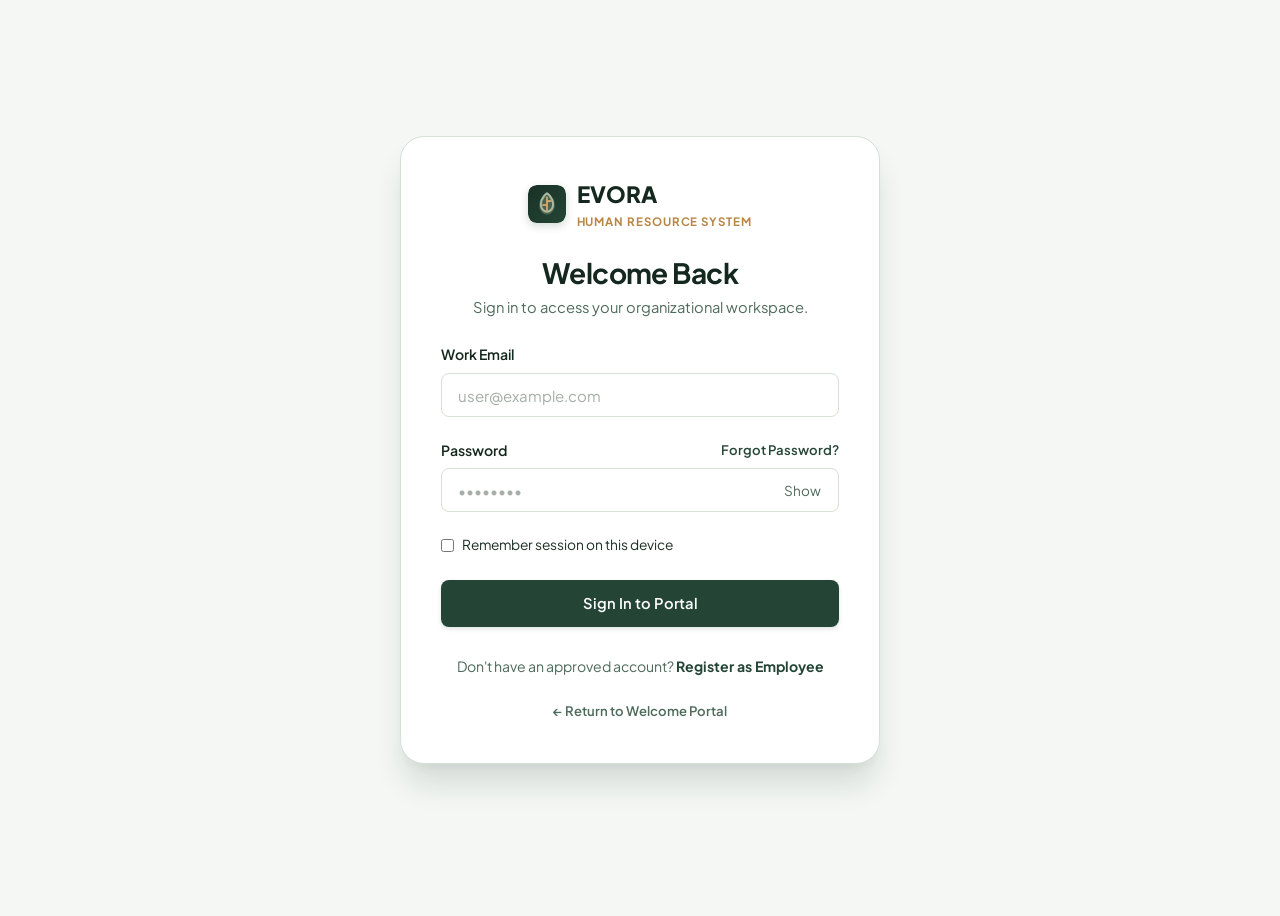
<file: frontend/pages/admin/dashboard.html>
<!DOCTYPE html>
<html lang="en">
<head>
  <meta charset="UTF-8">
  <meta name="viewport" content="width=device-width, initial-scale=1.0">
  <meta name="description" content="Admin Dashboard — EVORA HRMS">
  <title>Admin Dashboard — EVORA HRMS</title>
  <link rel="stylesheet" href="../../assets/css/style.css">
  <style>
    .grid-2 {
      display: grid;
      grid-template-columns: 1fr 1fr;
      gap: 1.5rem;
    }
    .grid-2-1 {
      display: grid;
      grid-template-columns: 2fr 1fr;
      gap: 1.5rem;
    }
    .dept-progress-item {
      margin-bottom: 1rem;
    }
    .dept-progress-bar {
      height: 8px;
      border-radius: var(--radius-full);
      background-color: var(--color-border);
      overflow: hidden;
      margin-top: 0.35rem;
    }
    .dept-progress-fill {
      height: 100%;
      border-radius: var(--radius-full);
      background-color: var(--color-forest);
    }
    @media (max-width: 992px) {
      .grid-2, .grid-2-1 {
        grid-template-columns: 1fr;
      }
    }
  </style>
</head>
<body>

  <div class="portal-layout">
    <!-- Sidebar -->
    <aside class="sidebar">
      <div class="sidebar-header">
        <div style="display: flex; align-items: center; gap: 0.65rem;">
          <svg class="evora-leaf-logo" width="30" height="30" viewBox="0 0 34 34" fill="none" xmlns="http://www.w3.org/2000/svg" aria-hidden="true">
            <rect width="34" height="34" rx="8" fill="url(#evora-leaf-grad)"/>
            <path d="M17 6.5C17 6.5 24 10.5 24 18.5C24 23 20.2 26.5 17 26.5C13.8 26.5 10 23 10 18.5C10 10.5 17 6.5 17 6.5Z" fill="#A8B9A0" fill-opacity="0.3"/>
            <path d="M17 7.5C17 7.5 22.5 11 22.5 17.5C22.5 21.2 19.6 24 17 24C14.4 24 11.5 21.2 11.5 17.5C11.5 11 17 7.5 17 7.5Z" stroke="#A8B9A0" stroke-width="1.8" stroke-linecap="round" stroke-linejoin="round"/>
            <path d="M17 11V23.5M17 15C19 14 20.5 14.5 20.5 14.5M17 18.5C14.8 17.5 13.5 18 13.5 18" stroke="#D7A76D" stroke-width="1.6" stroke-linecap="round"/>
            <defs>
              <linearGradient id="evora-leaf-grad" x1="0" y1="0" x2="34" y2="34" gradientUnits="userSpaceOnUse">
                <stop stop-color="#193126"/>
                <stop offset="1" stop-color="#244536"/>
              </linearGradient>
            </defs>
          </svg>
          <span style="font-size: 1.25rem; font-weight: 800; color: #FFFFFF; letter-spacing: -0.02em;">EVORA</span>
        </div>
        <div class="brand-badge">Administrator Panel</div>
      </div>
      <ul class="sidebar-nav">
        <li class="sidebar-nav-item">
          <a href="dashboard.html" class="active" id="nav-adm-dash">
            <span><span class="nav-icon">&#9776;</span> Overview</span>
          </a>
        </li>
        <li class="sidebar-nav-item">
          <a href="employees.html" id="nav-adm-emp">
            <span><span class="nav-icon">&#128100;</span> Employees</span>
            <span class="badge badge-pending pending-counter" style="font-size: 0.65rem;">3</span>
          </a>
        </li>
        <li class="sidebar-nav-item">
          <a href="departments.html" id="nav-adm-dept">
            <span><span class="nav-icon">&#127970;</span> Departments</span>
          </a>
        </li>
        <li class="sidebar-nav-item">
          <a href="leave-attendance.html" id="nav-adm-la">
            <span><span class="nav-icon">&#128197;</span> Leaves &amp; Attendance</span>
          </a>
        </li>
        <li class="sidebar-nav-item">
          <a href="profile.html" id="nav-adm-profile">
            <span><span class="nav-icon">&#9881;</span> Admin Profile</span>
          </a>
        </li>
      </ul>
      <div class="sidebar-footer">
        <button class="btn btn-secondary btn-sm" style="width: 100%; justify-content: flex-start; color: rgba(255,255,255,0.85); background: rgba(255,255,255,0.08); border-color: rgba(255,255,255,0.15);" onclick="EVORA.logout()">
          &larr; Sign Out
        </button>
      </div>
    </aside>

    <!-- Main Content -->
    <main class="main-content">
      <!-- Portal Topbar with Profile Avatar & Dropdown -->
      <div class="portal-topbar">
        <div class="topbar-left">
          <span style="font-size: 0.84rem; color: var(--color-text-muted); font-weight: 500;">
            EVORA HRMS &bull; <strong style="color: var(--color-forest-dark);">Administrator Panel</strong>
          </span>
        </div>
        <div class="topbar-right">
          <div class="profile-widget" id="profile-widget">
            <button class="profile-avatar-btn" id="profile-avatar-btn" aria-expanded="false" aria-haspopup="true" aria-label="Open user profile menu">
              <span class="avatar-initials" id="topbar-avatar-initials">—</span>
            </button>
            <div class="profile-dropdown" id="profile-dropdown" role="menu">
              <div class="dropdown-user-info">
                <div class="dropdown-avatar" id="dropdown-avatar-circle">—</div>
                <div class="dropdown-user-text">
                  <strong class="dropdown-user-name" id="dropdown-user-name">Loading...</strong>
                  <span class="dropdown-user-role badge badge-approved" id="dropdown-user-role">ADMIN</span>
                  <span class="dropdown-user-email" id="dropdown-user-email"></span>
                </div>
              </div>
              <hr class="dropdown-divider">
              <div class="dropdown-links">
                <a href="profile.html" class="dropdown-link" id="dropdown-view-profile" role="menuitem">
                  <span class="dropdown-link-icon">&#9881;</span> Admin Profile
                </a>
              </div>
              <hr class="dropdown-divider">
              <button type="button" class="dropdown-link dropdown-logout" role="menuitem" onclick="EVORA.logout()">
                <span class="dropdown-link-icon">&#8618;</span> Log Out
              </button>
            </div>
          </div>
        </div>
      </div>
      <header style="margin-bottom: 1.75rem; display: flex; justify-content: space-between; align-items: center; flex-wrap: wrap; gap: 1rem;">
        <div>
          <h1 style="font-size: 1.85rem; margin-bottom: 0.25rem;">Administrator Operations</h1>
          <p>Workforce headcount, employee attendance monitoring, and registration approval queue.</p>
        </div>
        <div style="display: flex; gap: 0.75rem;">
          <a href="employees.html" class="btn btn-primary btn-sm">&#128100; Review Registrations (<span class="pending-counter">0</span>)</a>
        </div>
      </header>

      <!-- Key Organizational Metrics -->
      <div class="stats-grid">
        <div class="stat-card">
          <div class="stat-header">
            <span class="stat-label">Total Employees</span>
            <div class="stat-icon">&#128101;</div>
          </div>
          <div class="stat-value" id="dash-total-staff">0</div>
          <div class="stat-meta" id="dash-total-staff-meta">Across 0 departments</div>
        </div>

        <div class="stat-card">
          <div class="stat-header">
            <span class="stat-label">Pending Approvals</span>
            <div class="stat-icon">&#9203;</div>
          </div>
          <div class="stat-value pending-counter" id="dash-pending-count" style="color: var(--status-pending);">0</div>
          <div class="stat-meta">Require onboarding review</div>
        </div>

        <div class="stat-card">
          <div class="stat-header">
            <span class="stat-label">Present Today</span>
            <div class="stat-icon">&#9201;</div>
          </div>
          <div class="stat-value" id="dash-present-today" style="color: var(--status-present);">0</div>
          <div class="stat-meta" id="dash-turnout-meta">0% daily turnout</div>
        </div>

        <div class="stat-card">
          <div class="stat-header">
            <span class="stat-label">Active Leaves</span>
            <div class="stat-icon">&#128197;</div>
          </div>
          <div class="stat-value" id="dash-active-leaves">0</div>
          <div class="stat-meta">Approved scheduled absences</div>
        </div>
      </div>

      <!-- Analytics & Operations Columns -->
      <div class="grid-2-1">
        <!-- Attendance Trends Chart -->
        <div class="card">
          <div class="card-header">
            <div>
              <div class="card-title">Weekly Attendance Distribution</div>
              <div class="card-subtitle">Aggregated staff presence rates for current week.</div>
            </div>
          </div>

          <div class="visual-chart" id="dash-weekly-chart" style="height: 170px;">
            <div style="width: 100%; text-align: center; color: var(--color-text-muted); align-self: center;">
              Loading weekly turnout...
            </div>
          </div>

          <div id="dash-weekly-summary" style="margin-top: 1.5rem; display: flex; justify-content: space-between; font-size: 0.84rem; color: var(--color-text-muted);">
            <span>&bull; Today's Presence: <strong id="dash-today-count">0</strong></span>
            <span>&bull; Total Staff: <strong id="dash-staff-count">0</strong></span>
          </div>
        </div>

        <!-- Department Headcount Breakdown -->
        <div class="card">
          <div class="card-header">
            <div>
              <div class="card-title">Department Allocation</div>
              <div class="card-subtitle">Staff count by functional unit.</div>
            </div>
          </div>

          <div id="dash-departments-list">
            <div style="text-align: center; padding: 2rem; color: var(--color-text-muted);">Loading departments...</div>
          </div>

          <div style="margin-top: 1.25rem;">
            <a href="departments.html" class="btn btn-secondary btn-sm" style="width: 100%;">Manage Departments &rarr;</a>
          </div>
        </div>
      </div>

      <!-- Pending Registration Queue Preview -->
      <div class="card">
        <div class="card-header">
          <div>
            <div class="card-title">Pending Employee Registration Queue</div>
            <div class="card-subtitle">Review new applicants awaiting access approval.</div>
          </div>
          <a href="employees.html" class="btn btn-secondary btn-sm">Full Approval Queue &rarr;</a>
        </div>

        <div class="table-responsive">
          <table class="table">
            <thead>
              <tr>
                <th>Applicant Name</th>
                <th>Work Email</th>
                <th>Assigned Department</th>
                <th>Date Applied</th>
                <th>Approval Decision</th>
              </tr>
            </thead>
            <tbody id="dash-queue-tbody">
              <tr>
                <td colspan="5" style="text-align:center; padding: 2rem; color: var(--color-text-muted);">
                  Loading pending registrations...
                </td>
              </tr>
            </tbody>
          </table>
        </div>
      </div>
    </main>
  </div>

  <script src="../../assets/js/main.js"></script>
  <script>
    document.addEventListener('DOMContentLoaded', async () => {
      const user = await EVORA.requireRole('admin');
      if (!user) return;

      loadDashboardData();
    });

    async function loadDashboardData() {
      try {
        const res = await EVORA.api('/backend/admin/dashboard.php');
        if (!res || !res.success) {
          EVORA.showToast(res?.message || 'Failed to load dashboard metrics.', 'error');
          return;
        }

        const data = res.data;
        const stats = data.stats || {};

        // 1. Metric Cards
        document.getElementById('dash-total-staff').textContent = stats.total_staff || 0;
        document.getElementById('dash-total-staff-meta').textContent = `Across ${stats.total_departments || 0} departments`;

        document.querySelectorAll('.pending-counter').forEach(el => {
          el.textContent = stats.pending_approvals || 0;
        });

        document.getElementById('dash-present-today').textContent = stats.present_today || 0;
        document.getElementById('dash-turnout-meta').textContent = `${stats.turnout_pct || 0}% daily turnout`;

        document.getElementById('dash-active-leaves').textContent = stats.active_leaves || 0;

        document.getElementById('dash-today-count').textContent = stats.present_today || 0;
        document.getElementById('dash-staff-count').textContent = stats.total_staff || 0;

        // 2. Weekly Chart
        renderWeeklyChart(data.weekly_trends || [], stats.total_staff || 0);

        // 3. Departments
        renderDepartments(data.departments || []);

        // 4. Pending Queue
        renderPendingQueue(data.pending_queue || []);

      } catch (err) {
        EVORA.showToast('Server error loading dashboard analytics.', 'error');
      }
    }

    function renderWeeklyChart(trends, totalStaff) {
      const chart = document.getElementById('dash-weekly-chart');
      if (!trends.length) {
        chart.innerHTML = `<div style="text-align:center; padding: 2rem; color: var(--color-text-muted);">No attendance data for current week.</div>`;
        return;
      }

      const today = new Date().toISOString().split('T')[0];

      chart.innerHTML = trends.map(t => {
        const heightPct = t.pct > 0 ? t.pct : 6;
        const isToday = t.date === today;
        const barColor = isToday ? 'var(--color-forest)' : 'var(--color-forest-light)';
        return `
          <div class="chart-bar-group">
            <div class="chart-bar" style="height: ${heightPct}%; background-color: ${barColor};" title="${t.label} (${t.date}): ${t.count} present (${t.pct}%)"></div>
            <span class="chart-label">${t.label} (${t.count})</span>
          </div>
        `;
      }).join('');
    }

    function renderDepartments(depts) {
      const list = document.getElementById('dash-departments-list');
      if (!depts.length) {
        list.innerHTML = `<div style="text-align:center; padding: 1.5rem; color: var(--color-text-muted);">No departments configured.</div>`;
        return;
      }

      const colors = ['var(--color-forest)', 'var(--color-sage-dark)', 'var(--color-gold)', 'var(--color-forest-light)', 'var(--color-earth)'];

      list.innerHTML = depts.map((d, idx) => {
        const color = colors[idx % colors.length];
        const count = parseInt(d.staff_count, 10) || 0;
        const pct = d.percentage || 0;

        return `
          <div class="dept-progress-item">
            <div style="display: flex; justify-content: space-between; font-size: 0.85rem;">
              <strong>${EVORA.escapeHtml(d.name)}</strong>
              <span>${count} (${pct}%)</span>
            </div>
            <div class="dept-progress-bar">
              <div class="dept-progress-fill" style="width: ${Math.max(pct, 2)}%; background-color: ${color};"></div>
            </div>
          </div>
        `;
      }).join('');
    }

    function renderPendingQueue(queue) {
      const tbody = document.getElementById('dash-queue-tbody');
      if (!queue.length) {
        tbody.innerHTML = `<tr><td colspan="5" style="text-align:center; padding: 2rem; color: var(--color-text-muted);">No applicants currently awaiting onboarding review.</td></tr>`;
        return;
      }

      tbody.innerHTML = queue.map(u => {
        const dateStr = u.created_at ? u.created_at.split(' ')[0] : (u.joined_date || '—');
        const dept = u.department_name ? EVORA.escapeHtml(u.department_name) : 'Unassigned';

        return `
          <tr id="dash-queue-row-${u.id}">
            <td><strong>${EVORA.escapeHtml(u.full_name)}</strong></td>
            <td>${EVORA.escapeHtml(u.email)}</td>
            <td>${dept}</td>
            <td>${EVORA.escapeHtml(dateStr)}</td>
            <td>
              <div style="display:flex; gap:0.4rem;">
                <button class="btn btn-primary btn-sm" onclick="reviewQueueApplicant(${u.id}, 'approve', '${EVORA.escapeHtml(u.full_name)}')">Approve</button>
                <button class="btn btn-danger btn-sm" onclick="reviewQueueApplicant(${u.id}, 'reject', '${EVORA.escapeHtml(u.full_name)}')">Reject</button>
              </div>
            </td>
          </tr>
        `;
      }).join('');
    }

    async function reviewQueueApplicant(id, action, name) {
      const actionText = action === 'approve' ? 'approve' : 'reject';
      if (!confirm(`Are you sure you want to ${actionText} employee "${name}"?`)) {
        return;
      }

      try {
        const res = await EVORA.api('/backend/admin/employee-approval.php', {
          method: 'POST',
          body: JSON.stringify({ id, action })
        });

        if (res && res.success) {
          EVORA.showToast(res.message || `Applicant ${actionText}d successfully.`, 'success');
          loadDashboardData();
        } else {
          EVORA.showToast(res?.message || `Failed to ${actionText} applicant.`, 'error');
        }
      } catch (err) {
        EVORA.showToast(err.message || `Server error during ${actionText}.`, 'error');
      }
    }
  </script>
</body>
</html>
</file>
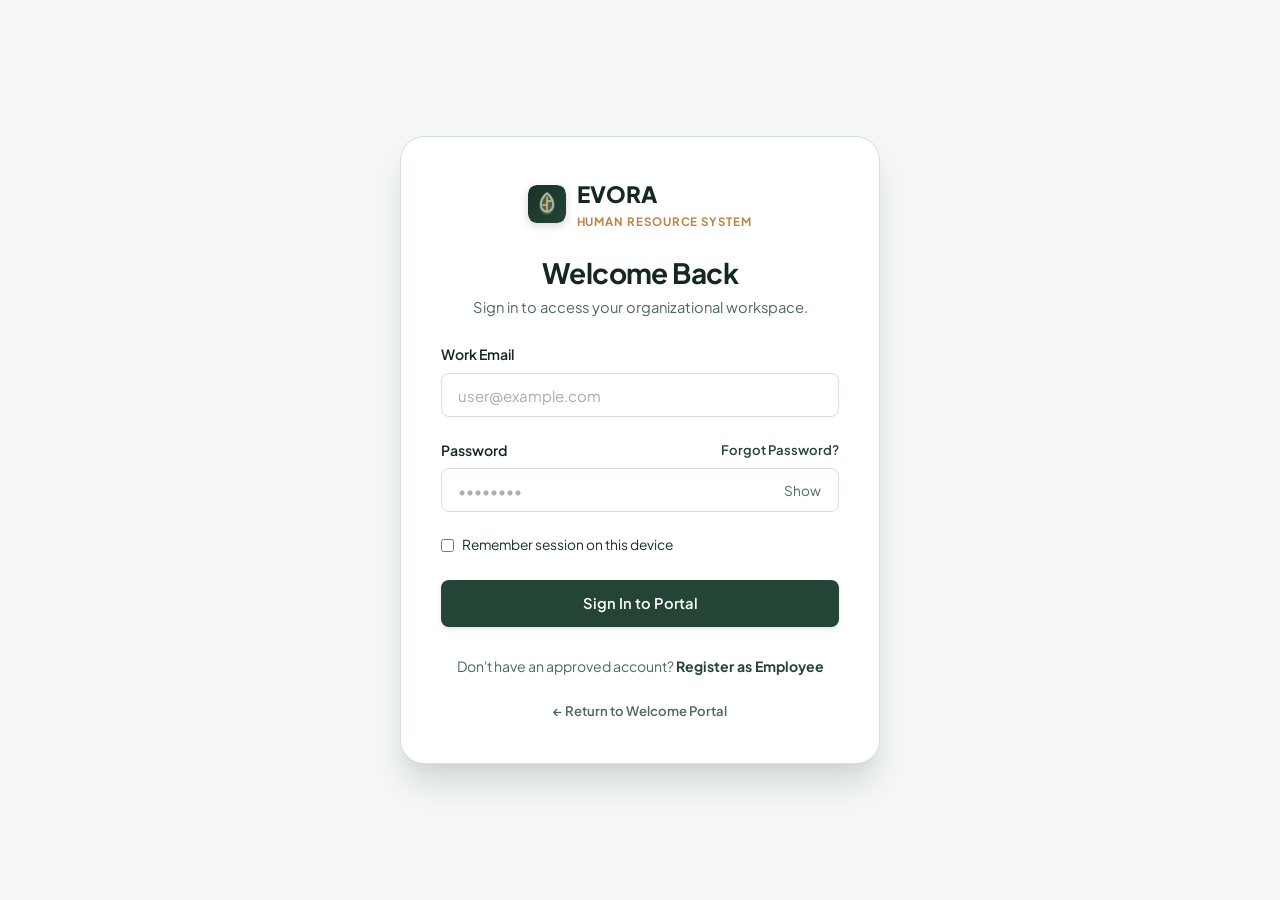
<file: frontend/pages/admin/departments.html>
<!DOCTYPE html>
<html lang="en">
<head>
  <meta charset="UTF-8">
  <meta name="viewport" content="width=device-width, initial-scale=1.0">
  <meta name="description" content="Manage Departments — EVORA HRMS">
  <title>Manage Departments — EVORA HRMS</title>
  <link rel="stylesheet" href="../../assets/css/style.css">
</head>
<body>

  <div class="portal-layout">
    <!-- Sidebar -->
    <aside class="sidebar">
      <div class="sidebar-header">
        <div style="display: flex; align-items: center; gap: 0.65rem;">
          <svg class="evora-leaf-logo" width="30" height="30" viewBox="0 0 34 34" fill="none" xmlns="http://www.w3.org/2000/svg" aria-hidden="true">
            <rect width="34" height="34" rx="8" fill="url(#evora-leaf-grad)"/>
            <path d="M17 6.5C17 6.5 24 10.5 24 18.5C24 23 20.2 26.5 17 26.5C13.8 26.5 10 23 10 18.5C10 10.5 17 6.5 17 6.5Z" fill="#A8B9A0" fill-opacity="0.3"/>
            <path d="M17 7.5C17 7.5 22.5 11 22.5 17.5C22.5 21.2 19.6 24 17 24C14.4 24 11.5 21.2 11.5 17.5C11.5 11 17 7.5 17 7.5Z" stroke="#A8B9A0" stroke-width="1.8" stroke-linecap="round" stroke-linejoin="round"/>
            <path d="M17 11V23.5M17 15C19 14 20.5 14.5 20.5 14.5M17 18.5C14.8 17.5 13.5 18 13.5 18" stroke="#D7A76D" stroke-width="1.6" stroke-linecap="round"/>
            <defs>
              <linearGradient id="evora-leaf-grad" x1="0" y1="0" x2="34" y2="34" gradientUnits="userSpaceOnUse">
                <stop stop-color="#193126"/>
                <stop offset="1" stop-color="#244536"/>
              </linearGradient>
            </defs>
          </svg>
          <span style="font-size: 1.25rem; font-weight: 800; color: #FFFFFF; letter-spacing: -0.02em;">EVORA</span>
        </div>
        <div class="brand-badge">Administrator Panel</div>
      </div>
      <ul class="sidebar-nav">
        <li class="sidebar-nav-item">
          <a href="dashboard.html" id="nav-adm-dash">
            <span><span class="nav-icon">&#9776;</span> Overview</span>
          </a>
        </li>
        <li class="sidebar-nav-item">
          <a href="employees.html" id="nav-adm-emp">
            <span><span class="nav-icon">&#128100;</span> Employees</span>
            <span class="badge badge-pending pending-counter" style="font-size: 0.65rem;">3</span>
          </a>
        </li>
        <li class="sidebar-nav-item">
          <a href="departments.html" class="active" id="nav-adm-dept">
            <span><span class="nav-icon">&#127970;</span> Departments</span>
          </a>
        </li>
        <li class="sidebar-nav-item">
          <a href="leave-attendance.html" id="nav-adm-la">
            <span><span class="nav-icon">&#128197;</span> Leaves &amp; Attendance</span>
          </a>
        </li>
        <li class="sidebar-nav-item">
          <a href="profile.html" id="nav-adm-profile">
            <span><span class="nav-icon">&#9881;</span> Admin Profile</span>
          </a>
        </li>
      </ul>
      <div class="sidebar-footer">
        <button class="btn btn-secondary btn-sm" style="width: 100%; justify-content: flex-start; color: rgba(255,255,255,0.85); background: rgba(255,255,255,0.08); border-color: rgba(255,255,255,0.15);" onclick="EVORA.logout()">
          &larr; Sign Out
        </button>
      </div>
    </aside>

    <!-- Main Content -->
    <main class="main-content">
      <!-- Portal Topbar with Profile Avatar & Dropdown -->
      <div class="portal-topbar">
        <div class="topbar-left">
          <span style="font-size: 0.84rem; color: var(--color-text-muted); font-weight: 500;">
            EVORA HRMS &bull; <strong style="color: var(--color-forest-dark);">Administrator Panel</strong>
          </span>
        </div>
        <div class="topbar-right">
          <div class="profile-widget" id="profile-widget">
            <button class="profile-avatar-btn" id="profile-avatar-btn" aria-expanded="false" aria-haspopup="true" aria-label="Open user profile menu">
              <span class="avatar-initials" id="topbar-avatar-initials">—</span>
            </button>
            <div class="profile-dropdown" id="profile-dropdown" role="menu">
              <div class="dropdown-user-info">
                <div class="dropdown-avatar" id="dropdown-avatar-circle">—</div>
                <div class="dropdown-user-text">
                  <strong class="dropdown-user-name" id="dropdown-user-name">Loading...</strong>
                  <span class="dropdown-user-role badge badge-approved" id="dropdown-user-role">ADMIN</span>
                  <span class="dropdown-user-email" id="dropdown-user-email"></span>
                </div>
              </div>
              <hr class="dropdown-divider">
              <div class="dropdown-links">
                <a href="profile.html" class="dropdown-link" id="dropdown-view-profile" role="menuitem">
                  <span class="dropdown-link-icon">&#9881;</span> Admin Profile
                </a>
              </div>
              <hr class="dropdown-divider">
              <button type="button" class="dropdown-link dropdown-logout" role="menuitem" onclick="EVORA.logout()">
                <span class="dropdown-link-icon">&#8618;</span> Log Out
              </button>
            </div>
          </div>
        </div>
      </div>
      <header style="margin-bottom: 1.75rem; display: flex; justify-content: space-between; align-items: center; flex-wrap: wrap; gap: 1rem;">
        <div>
          <h1 style="font-size: 1.85rem; margin-bottom: 0.25rem;">Department Management</h1>
          <p>Organize organizational units, operational codes, and functional responsibilities.</p>
        </div>
        <button class="btn btn-primary btn-sm" onclick="EVORA.openModal('add-dept-modal')">
          + Add New Department
        </button>
      </header>

      <!-- Department Overview Metrics -->
      <div class="stats-grid">
        <div class="stat-card">
          <div class="stat-header">
            <span class="stat-label">Active Units</span>
            <div class="stat-icon">&#127970;</div>
          </div>
          <div class="stat-value" id="dept-count">0</div>
          <div class="stat-meta">Structured organizational divisions</div>
        </div>
        <div class="stat-card">
          <div class="stat-header">
            <span class="stat-label">Largest Department</span>
            <div class="stat-icon">&#128101;</div>
          </div>
          <div class="stat-value" id="dept-largest" style="font-size: 1.5rem; padding-top: 0.35rem;">—</div>
          <div class="stat-meta" id="dept-largest-meta">0 team members</div>
        </div>
        <div class="stat-card">
          <div class="stat-header">
            <span class="stat-label">Avg Team Size</span>
            <div class="stat-icon">&#128202;</div>
          </div>
          <div class="stat-value" id="dept-avg">0</div>
          <div class="stat-meta">Staff members per division</div>
        </div>
      </div>

      <!-- Department Roster Table -->
      <div class="card">
        <div class="card-header">
          <div>
            <div class="card-title">Existing Departments</div>
            <div class="card-subtitle">Real organizational divisions and allocated workforce members from MySQL.</div>
          </div>
        </div>

        <div class="table-responsive">
          <table class="table" id="departments-table">
            <thead>
              <tr>
                <th>Code</th>
                <th>Department Name</th>
                <th>Core Responsibilities</th>
                <th>Allocated Staff</th>
                <th>Actions</th>
              </tr>
            </thead>
            <tbody id="departments-tbody">
              <tr>
                <td colspan="5" style="text-align:center; padding: 2rem; color: var(--color-text-muted);">
                  Loading departments from database...
                </td>
              </tr>
            </tbody>
          </table>
        </div>
      </div>
    </main>
  </div>

  <!-- Add Department Modal -->
  <div class="modal-backdrop" id="add-dept-modal" role="dialog" aria-modal="true" aria-labelledby="add-dept-title">
    <div class="modal">
      <div class="modal-header">
        <div class="modal-title" id="add-dept-title">Create New Department</div>
        <button class="modal-close" onclick="EVORA.closeModal('add-dept-modal')">&times;</button>
      </div>
      <div class="modal-body">
        <form id="form-add-dept" onsubmit="event.preventDefault(); createDepartment();">
          <div class="form-group">
            <label class="form-label" for="new-dept-name">Department Name</label>
            <input type="text" id="new-dept-name" class="form-control" placeholder="e.g. Research & Development" required>
          </div>
          <div class="form-group">
            <label class="form-label" for="new-dept-code">Short Code (Unique Identifier)</label>
            <input type="text" id="new-dept-code" class="form-control" placeholder="e.g. RND" maxlength="6" style="text-transform: uppercase;" required>
          </div>
          <div class="form-group">
            <label class="form-label" for="new-dept-desc">Responsibilities &amp; Overview</label>
            <textarea id="new-dept-desc" class="form-control" rows="3" placeholder="Software architecture, research, client support..."></textarea>
          </div>
          <div style="display:flex; justify-content: flex-end; gap: 0.75rem; margin-top: 1rem;">
            <button type="button" class="btn btn-secondary" onclick="EVORA.closeModal('add-dept-modal')">Cancel</button>
            <button type="submit" class="btn btn-primary" id="btn-save-dept">Create Department</button>
          </div>
        </form>
      </div>
    </div>
  </div>

  <!-- Edit Department Modal -->
  <div class="modal-backdrop" id="edit-dept-modal" role="dialog" aria-modal="true" aria-labelledby="edit-dept-title">
    <div class="modal">
      <div class="modal-header">
        <div class="modal-title" id="edit-dept-title">Edit Department</div>
        <button class="modal-close" onclick="EVORA.closeModal('edit-dept-modal')">&times;</button>
      </div>
      <div class="modal-body">
        <form id="form-edit-dept" onsubmit="event.preventDefault(); updateDepartment();">
          <input type="hidden" id="edit-dept-id">
          <div class="form-group">
            <label class="form-label" for="edit-dept-name">Department Name</label>
            <input type="text" id="edit-dept-name" class="form-control" required>
          </div>
          <div class="form-group">
            <label class="form-label" for="edit-dept-code">Short Code</label>
            <input type="text" id="edit-dept-code" class="form-control" maxlength="6" style="text-transform: uppercase;" required>
          </div>
          <div class="form-group">
            <label class="form-label" for="edit-dept-desc">Responsibilities &amp; Overview</label>
            <textarea id="edit-dept-desc" class="form-control" rows="3"></textarea>
          </div>
          <div style="display:flex; justify-content: flex-end; gap: 0.75rem; margin-top: 1rem;">
            <button type="button" class="btn btn-secondary" onclick="EVORA.closeModal('edit-dept-modal')">Cancel</button>
            <button type="submit" class="btn btn-primary" id="btn-update-dept">Save Changes</button>
          </div>
        </form>
      </div>
    </div>
  </div>

  <script src="../../assets/js/main.js"></script>
  <script>
    let departmentsData = [];

    document.addEventListener('DOMContentLoaded', async () => {
      // Guard admin session
      const user = await EVORA.requireRole('admin');
      if (!user) return;

      loadDepartments();
      updatePendingBadge();
    });

    async function updatePendingBadge() {
      try {
        const res = await EVORA.api('/backend/admin/employees.php?status=pending');
        if (res && res.success && res.data) {
          const badge = document.querySelector('.pending-counter');
          if (badge) {
            const count = res.data.total || 0;
            badge.textContent = count;
            badge.style.display = count > 0 ? 'inline-block' : 'none';
          }
        }
      } catch (e) {
        // quiet ignore
      }
    }

    async function loadDepartments() {
      const tbody = document.getElementById('departments-tbody');
      tbody.innerHTML = `<tr><td colspan="5" style="text-align:center; padding: 2rem; color: var(--color-text-muted);">Loading departments...</td></tr>`;

      try {
        const res = await EVORA.api('/backend/admin/departments.php');
        if (!res || !res.success) {
          tbody.innerHTML = `<tr><td colspan="5" style="text-align:center; color: var(--color-error); padding: 2rem;">Failed to load departments: ${EVORA.escapeHtml(res?.message || 'Error')}</td></tr>`;
          return;
        }

        departmentsData = res.data.departments || [];
        renderDepartments(departmentsData);
        updateDepartmentStats(departmentsData);
      } catch (err) {
        tbody.innerHTML = `<tr><td colspan="5" style="text-align:center; color: var(--color-error); padding: 2rem;">Failed to fetch departments from server.</td></tr>`;
      }
    }

    function renderDepartments(depts) {
      const tbody = document.getElementById('departments-tbody');
      if (!depts.length) {
        tbody.innerHTML = `<tr><td colspan="5" style="text-align:center; padding: 2rem; color: var(--color-text-muted);">No departments configured yet. Click "+ Add New Department" to create one.</td></tr>`;
        return;
      }

      tbody.innerHTML = depts.map(d => {
        const staff = parseInt(d.staff_count, 10) || 0;
        const staffBadge = staff > 0 
          ? `<span class="badge badge-approved">${staff} Staff</span>` 
          : `<span class="badge badge-neutral">0 Staff</span>`;
        const desc = d.description ? EVORA.escapeHtml(d.description) : '<span style="color:var(--color-text-muted); font-style: italic;">No description provided</span>';

        return `
          <tr>
            <td><strong style="color: var(--color-forest); font-family: monospace; font-size: 1rem;">${EVORA.escapeHtml(d.code)}</strong></td>
            <td><strong>${EVORA.escapeHtml(d.name)}</strong></td>
            <td>${desc}</td>
            <td>${staffBadge}</td>
            <td>
              <div style="display: flex; gap: 0.4rem;">
                <button class="btn btn-secondary btn-sm" onclick="openEditDeptModal(${d.id})">Edit</button>
                <button class="btn btn-sm" style="background: rgba(220, 53, 69, 0.1); color: var(--color-error); border: 1px solid rgba(220, 53, 69, 0.25);" onclick="deleteDepartment(${d.id}, '${EVORA.escapeHtml(d.name)}')">Delete</button>
              </div>
            </td>
          </tr>
        `;
      }).join('');
    }

    function updateDepartmentStats(depts) {
      document.getElementById('dept-count').textContent = depts.length;

      let largest = null;
      let totalStaff = 0;

      depts.forEach(d => {
        const staff = parseInt(d.staff_count, 10) || 0;
        totalStaff += staff;
        if (!largest || staff > (parseInt(largest.staff_count, 10) || 0)) {
          largest = d;
        }
      });

      const largestEl = document.getElementById('dept-largest');
      const largestMetaEl = document.getElementById('dept-largest-meta');
      if (largest && (parseInt(largest.staff_count, 10) || 0) > 0) {
        largestEl.textContent = largest.name;
        const pct = totalStaff > 0 ? Math.round((parseInt(largest.staff_count, 10) / totalStaff) * 100) : 0;
        largestMetaEl.textContent = `${largest.staff_count} team members (${pct}%)`;
      } else {
        largestEl.textContent = depts.length ? depts[0].name : '—';
        largestMetaEl.textContent = `0 team members`;
      }

      const avgEl = document.getElementById('dept-avg');
      const avg = depts.length > 0 ? (totalStaff / depts.length).toFixed(1) : 0;
      avgEl.textContent = avg;
    }

    async function createDepartment() {
      const btn = document.getElementById('btn-save-dept');
      const name = document.getElementById('new-dept-name').value.trim();
      const code = document.getElementById('new-dept-code').value.trim().toUpperCase();
      const description = document.getElementById('new-dept-desc').value.trim();

      if (!name || !code) {
        EVORA.showToast('Please provide both department name and code.', 'error');
        return;
      }

      btn.disabled = true;
      btn.textContent = 'Creating...';

      try {
        const res = await EVORA.api('/backend/admin/departments.php', {
          method: 'POST',
          body: JSON.stringify({ name, code, description })
        });

        if (res && res.success) {
          EVORA.showToast(res.message || 'Department created successfully.', 'success');
          document.getElementById('form-add-dept').reset();
          EVORA.closeModal('add-dept-modal');
          loadDepartments();
        } else {
          EVORA.showToast(res?.message || 'Failed to create department.', 'error');
        }
      } catch (err) {
        EVORA.showToast(err.message || 'Server error creating department.', 'error');
      } finally {
        btn.disabled = false;
        btn.textContent = 'Create Department';
      }
    }

    function openEditDeptModal(id) {
      const dept = departmentsData.find(d => parseInt(d.id, 10) === parseInt(id, 10));
      if (!dept) return;

      document.getElementById('edit-dept-id').value = dept.id;
      document.getElementById('edit-dept-name').value = dept.name;
      document.getElementById('edit-dept-code').value = dept.code;
      document.getElementById('edit-dept-desc').value = dept.description || '';

      EVORA.openModal('edit-dept-modal');
    }

    async function updateDepartment() {
      const btn = document.getElementById('btn-update-dept');
      const id = document.getElementById('edit-dept-id').value;
      const name = document.getElementById('edit-dept-name').value.trim();
      const code = document.getElementById('edit-dept-code').value.trim().toUpperCase();
      const description = document.getElementById('edit-dept-desc').value.trim();

      if (!id || !name || !code) {
        EVORA.showToast('Department name and code are required.', 'error');
        return;
      }

      btn.disabled = true;
      btn.textContent = 'Saving...';

      try {
        const res = await EVORA.api('/backend/admin/departments.php', {
          method: 'PUT',
          body: JSON.stringify({ id, name, code, description })
        });

        if (res && res.success) {
          EVORA.showToast(res.message || 'Department updated successfully.', 'success');
          EVORA.closeModal('edit-dept-modal');
          loadDepartments();
        } else {
          EVORA.showToast(res?.message || 'Failed to update department.', 'error');
        }
      } catch (err) {
        EVORA.showToast(err.message || 'Server error updating department.', 'error');
      } finally {
        btn.disabled = false;
        btn.textContent = 'Save Changes';
      }
    }

    async function deleteDepartment(id, name) {
      if (!confirm(`Are you sure you want to delete department "${name}"?\n\nNote: If employees are currently assigned to this department, deletion will be safely rejected.`)) {
        return;
      }

      try {
        const res = await EVORA.api('/backend/admin/departments.php', {
          method: 'DELETE',
          body: JSON.stringify({ id })
        });

        if (res && res.success) {
          EVORA.showToast(res.message || 'Department deleted successfully.', 'success');
          loadDepartments();
        } else {
          // 409 Conflict or 400
          EVORA.showToast(res?.message || 'Cannot delete department.', 'error');
        }
      } catch (err) {
        EVORA.showToast(err.message || 'Server error deleting department.', 'error');
      }
    }
  </script>
</body>
</html>
</file>
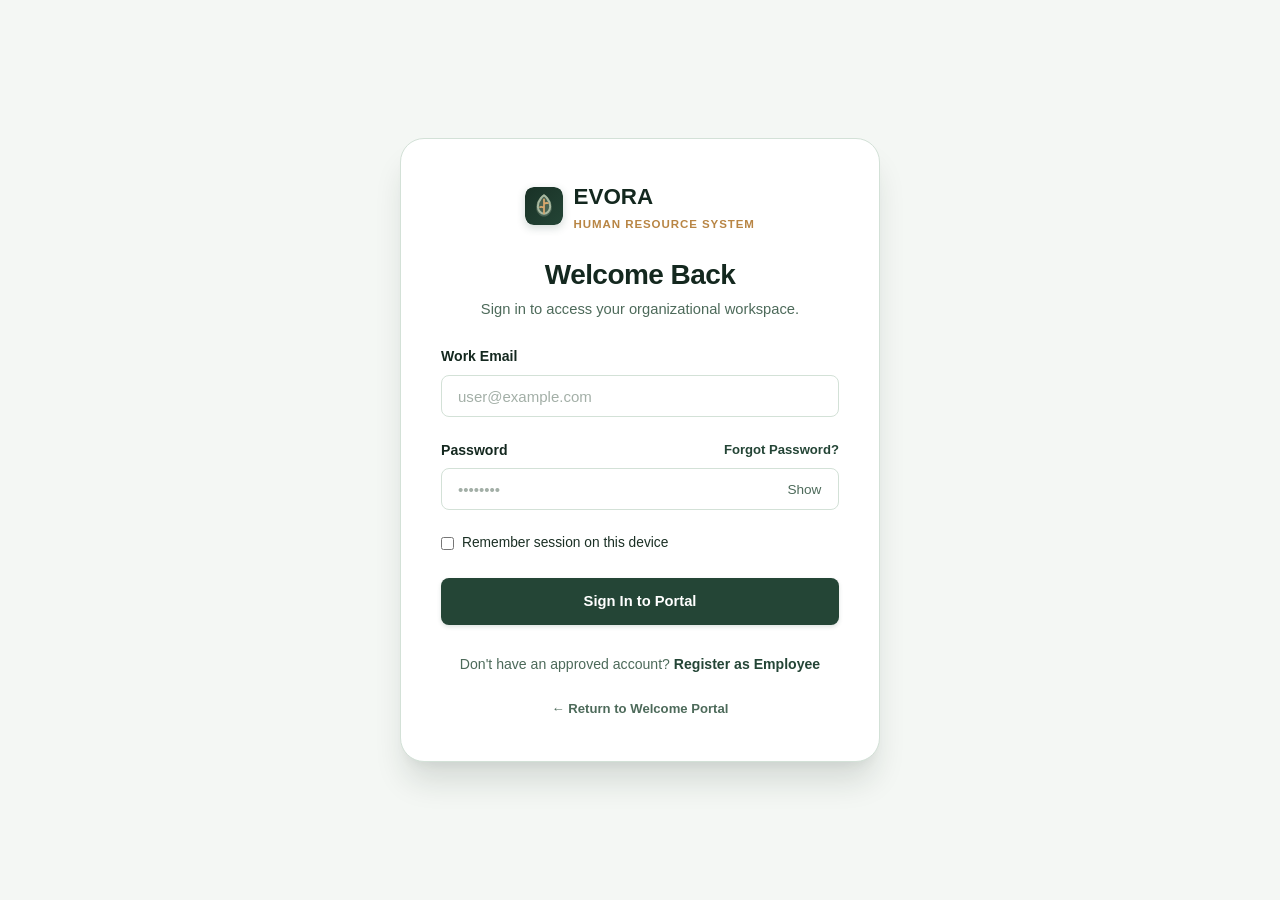
<file: frontend/pages/admin/employees.html>
<!DOCTYPE html>
<html lang="en">
<head>
  <meta charset="UTF-8">
  <meta name="viewport" content="width=device-width, initial-scale=1.0">
  <meta name="description" content="Admin Employee Management — EVORA HRMS">
  <title>Manage Employees — EVORA HRMS</title>
  <link rel="stylesheet" href="../../assets/css/style.css">
  <style>
    .actions-cell {
      display: flex;
      gap: 0.4rem;
      align-items: center;
      white-space: nowrap;
    }
    .btn-action {
      padding: 0.35rem 0.65rem;
      font-size: 0.78rem;
      border-radius: var(--radius-xs);
      font-weight: 600;
    }
    .empty-state {
      padding: 3rem 1.5rem;
      text-align: center;
      color: var(--color-text-muted);
    }
    .detail-grid {
      display: grid;
      grid-template-columns: 1fr 1fr;
      gap: 1.25rem;
      margin-top: 1rem;
    }
    .detail-item {
      background: var(--color-ivory-light);
      border: 1px solid var(--color-border-subtle);
      border-radius: var(--radius-sm);
      padding: 0.85rem 1rem;
    }
    .detail-label {
      font-size: 0.75rem;
      font-weight: 700;
      text-transform: uppercase;
      letter-spacing: 0.05em;
      color: var(--color-text-muted);
      margin-bottom: 0.25rem;
    }
    .detail-value {
      font-size: 0.95rem;
      font-weight: 600;
      color: var(--color-forest-dark);
    }
  </style>
</head>
<body>

  <div class="portal-layout">
    <!-- Non-Scrollable Sidebar -->
    <aside class="sidebar">
      <div class="sidebar-header">
        <div style="display: flex; align-items: center; gap: 0.65rem;">
          <svg class="evora-leaf-logo" width="30" height="30" viewBox="0 0 34 34" fill="none" xmlns="http://www.w3.org/2000/svg" aria-hidden="true">
            <rect width="34" height="34" rx="8" fill="url(#evora-leaf-grad)"/>
            <path d="M17 6.5C17 6.5 24 10.5 24 18.5C24 23 20.2 26.5 17 26.5C13.8 26.5 10 23 10 18.5C10 10.5 17 6.5 17 6.5Z" fill="#A8B9A0" fill-opacity="0.3"/>
            <path d="M17 7.5C17 7.5 22.5 11 22.5 17.5C22.5 21.2 19.6 24 17 24C14.4 24 11.5 21.2 11.5 17.5C11.5 11 17 7.5 17 7.5Z" stroke="#A8B9A0" stroke-width="1.8" stroke-linecap="round" stroke-linejoin="round"/>
            <path d="M17 11V23.5M17 15C19 14 20.5 14.5 20.5 14.5M17 18.5C14.8 17.5 13.5 18 13.5 18" stroke="#D7A76D" stroke-width="1.6" stroke-linecap="round"/>
            <defs>
              <linearGradient id="evora-leaf-grad" x1="0" y1="0" x2="34" y2="34" gradientUnits="userSpaceOnUse">
                <stop stop-color="#193126"/>
                <stop offset="1" stop-color="#244536"/>
              </linearGradient>
            </defs>
          </svg>
          <span style="font-size: 1.25rem; font-weight: 800; color: #FFFFFF; letter-spacing: -0.02em;">EVORA</span>
        </div>
        <div class="brand-badge">Administrator Panel</div>
      </div>
      <ul class="sidebar-nav">
        <li class="sidebar-nav-item">
          <a href="dashboard.html" id="nav-adm-dash">
            <span><span class="nav-icon">&#9776;</span> Overview</span>
          </a>
        </li>
        <li class="sidebar-nav-item">
          <a href="employees.html" class="active" id="nav-adm-emp">
            <span><span class="nav-icon">&#128100;</span> Employees</span>
            <span class="badge badge-pending pending-counter" id="badge-pending-nav" style="font-size: 0.65rem;">3</span>
          </a>
        </li>
        <li class="sidebar-nav-item">
          <a href="departments.html" id="nav-adm-dept">
            <span><span class="nav-icon">&#127970;</span> Departments</span>
          </a>
        </li>
        <li class="sidebar-nav-item">
          <a href="leave-attendance.html" id="nav-adm-la">
            <span><span class="nav-icon">&#128197;</span> Leaves &amp; Attendance</span>
          </a>
        </li>
        <li class="sidebar-nav-item">
          <a href="profile.html" id="nav-adm-profile">
            <span><span class="nav-icon">&#9881;</span> Admin Profile</span>
          </a>
        </li>
      </ul>
      <div class="sidebar-footer">
        <button class="btn btn-secondary btn-sm" style="width: 100%; justify-content: flex-start; color: rgba(255,255,255,0.85); background: rgba(255,255,255,0.08); border-color: rgba(255,255,255,0.15);" onclick="EVORA.logout()">
          &larr; Sign Out
        </button>
      </div>
    </aside>

    <!-- Main Content Area -->
    <main class="main-content">
      <!-- Portal Topbar with Profile Avatar & Dropdown -->
      <div class="portal-topbar">
        <div class="topbar-left">
          <span style="font-size: 0.84rem; color: var(--color-text-muted); font-weight: 500;">
            EVORA HRMS &bull; <strong style="color: var(--color-forest-dark);">Administrator Panel</strong>
          </span>
        </div>
        <div class="topbar-right">
          <div class="profile-widget" id="profile-widget">
            <button class="profile-avatar-btn" id="profile-avatar-btn" aria-expanded="false" aria-haspopup="true" aria-label="Open user profile menu">
              <span class="avatar-initials" id="topbar-avatar-initials">—</span>
            </button>
            <div class="profile-dropdown" id="profile-dropdown" role="menu">
              <div class="dropdown-user-info">
                <div class="dropdown-avatar" id="dropdown-avatar-circle">—</div>
                <div class="dropdown-user-text">
                  <strong class="dropdown-user-name" id="dropdown-user-name">Loading...</strong>
                  <span class="dropdown-user-role badge badge-approved" id="dropdown-user-role">ADMIN</span>
                  <span class="dropdown-user-email" id="dropdown-user-email"></span>
                </div>
              </div>
              <hr class="dropdown-divider">
              <div class="dropdown-links">
                <a href="profile.html" class="dropdown-link" id="dropdown-view-profile" role="menuitem">
                  <span class="dropdown-link-icon">&#9881;</span> Admin Profile
                </a>
              </div>
              <hr class="dropdown-divider">
              <button type="button" class="dropdown-link dropdown-logout" role="menuitem" onclick="EVORA.logout()">
                <span class="dropdown-link-icon">&#8618;</span> Log Out
              </button>
            </div>
          </div>
        </div>
      </div>
      <!-- Page Header & Action Bar -->
      <header style="margin-bottom: 1.75rem; display: flex; justify-content: space-between; align-items: center; flex-wrap: wrap; gap: 1rem;">
        <div>
          <h1 style="font-size: 1.85rem; margin-bottom: 0.25rem;">Employee Directory &amp; Governance</h1>
          <p>Complete lifecycle management: onboarding approvals, profile oversight, department transfers, and removals.</p>
        </div>
        <div style="display: flex; gap: 0.75rem; align-items: center;">
          <button class="btn btn-primary" id="btn-open-add-modal" onclick="openAddEmployeeModal()">
            + Add Employee
          </button>
        </div>
      </header>

      <!-- Section 1: Separate Pending Registration Queue -->
      <div class="card" style="border-left: 4px solid var(--status-pending);" id="section-pending-queue">
        <div class="card-header">
          <div>
            <div style="display: flex; align-items: center; gap: 0.65rem;">
              <h2 class="card-title" style="margin: 0;">Pending Registration Approvals</h2>
              <span class="badge badge-pending" id="badge-pending-header"><span class="pending-counter">3</span> Awaiting Action</span>
            </div>
            <div class="card-subtitle">Public registrations cannot log in or access tools until an administrator approves access.</div>
          </div>
        </div>

        <div class="table-responsive">
          <table class="table" id="pending-table">
            <thead>
              <tr>
                <th>Applicant</th>
                <th>Work Email</th>
                <th>Phone</th>
                <th>Requested Department</th>
                <th>Designation</th>
                <th>Applied Date</th>
                <th>Approval Decision</th>
              </tr>
            </thead>
            <tbody id="pending-tbody">
              <!-- Dynamically rendered from MySQL users table -->
            </tbody>
          </table>
        </div>
      </div>

      <!-- Section 2: Active Employee Directory with Search, Filter & Full Actions -->
      <div class="card">
        <div class="card-header">
          <div>
            <h2 class="card-title" style="margin: 0;">Staff Directory</h2>
            <div class="card-subtitle">All active, verified, and provisioned workforce members.</div>
          </div>
          <div style="display: flex; align-items: center; gap: 0.5rem;">
            <span style="font-size: 0.85rem; color: var(--color-text-muted);">Showing: <strong id="count-visible-staff">0</strong> Staff</span>
          </div>
        </div>

        <!-- Search & Filter Controls -->
        <div style="display: flex; gap: 0.85rem; margin-bottom: 1.35rem; flex-wrap: wrap;">
          <div style="flex: 1; min-width: 240px;">
            <input type="text" id="employee-search" class="form-control" placeholder="Search by name, email, or designation..." oninput="renderAllTables()">
          </div>
          <div style="min-width: 190px;">
            <select id="filter-dept" class="form-control" onchange="renderAllTables()">
              <option value="">All Departments</option>
              <option value="Human Resources">Human Resources (HR)</option>
              <option value="Engineering & IT">Engineering &amp; IT (ENG)</option>
              <option value="Marketing & Sales">Marketing &amp; Sales (MKT)</option>
              <option value="Finance & Accounts">Finance &amp; Accounts (FIN)</option>
              <option value="Operations">Operations (OPS)</option>
            </select>
          </div>
          <div style="min-width: 150px;">
            <select id="filter-status-select" class="form-control" onchange="renderAllTables()">
              <option value="" selected>All Statuses</option>
              <option value="approved">Approved Only</option>
              <option value="pending">Pending Only</option>
              <option value="rejected">Rejected Only</option>
            </select>
          </div>
          <button class="btn btn-secondary btn-sm" onclick="resetFilters()">Reset Filters</button>
        </div>

        <!-- Staff Table -->
        <div class="table-responsive">
          <table class="table" id="directory-table">
            <thead>
              <tr>
                <th>Employee Identity</th>
                <th>Department</th>
                <th>Designation</th>
                <th>Phone</th>
                <th>Joined</th>
                <th>Status</th>
                <th style="text-align: center;">Actions</th>
              </tr>
            </thead>
            <tbody id="directory-tbody">
              <!-- Dynamically populated from MySQL users table -->
            </tbody>
          </table>
        </div>
      </div>
    </main>
  </div>

  <!-- Modal 1: Add Employee -->
  <div class="modal-backdrop" id="modal-add-employee" role="dialog" aria-modal="true" aria-labelledby="modal-add-title">
    <div class="modal" style="max-width: 580px;">
      <div class="modal-header">
        <div class="modal-title" id="modal-add-title">+ Add New Employee</div>
        <button class="modal-close" onclick="EVORA.closeModal('modal-add-employee')">&times;</button>
      </div>
      <div class="modal-body">
        <form id="form-add-employee" novalidate onsubmit="event.preventDefault(); handleAddEmployeeSubmit();">
          <div class="form-group">
            <label class="form-label" for="add-name">Full Name <span style="color:var(--status-rejected);">*</span></label>
            <input type="text" id="add-name" class="form-control" placeholder="e.g. Rachel Green" required>
            <div class="invalid-feedback">Please enter the employee's full name.</div>
          </div>

          <div style="display: grid; grid-template-columns: 1fr 1fr; gap: 1rem;">
            <div class="form-group">
              <label class="form-label" for="add-email">Work Email <span style="color:var(--status-rejected);">*</span></label>
              <input type="email" id="add-email" class="form-control" placeholder="name@evora.com" required>
              <div class="invalid-feedback">Please enter a valid email address.</div>
            </div>
            <div class="form-group">
              <label class="form-label" for="add-phone">Phone Number <span style="color:var(--status-rejected);">*</span></label>
              <input type="tel" id="add-phone" class="form-control" placeholder="+91 98765 00000" required>
              <div class="invalid-feedback">Please enter a contact phone number.</div>
            </div>
          </div>

          <div style="display: grid; grid-template-columns: 1fr 1fr; gap: 1rem;">
            <div class="form-group">
              <label class="form-label" for="add-dept">Department <span style="color:var(--status-rejected);">*</span></label>
              <select id="add-dept" class="form-control" required>
                <option value="">Select Department...</option>
                <option value="Human Resources" data-id="1">Human Resources (HR)</option>
                <option value="Engineering & IT" data-id="2">Engineering &amp; IT (ENG)</option>
                <option value="Marketing & Sales" data-id="3">Marketing &amp; Sales (MKT)</option>
                <option value="Finance & Accounts" data-id="4">Finance &amp; Accounts (FIN)</option>
                <option value="Operations" data-id="5">Operations (OPS)</option>
              </select>
              <div class="invalid-feedback">Please select a department.</div>
            </div>
            <div class="form-group">
              <label class="form-label" for="add-designation">Designation <span style="color:var(--status-rejected);">*</span></label>
              <input type="text" id="add-designation" class="form-control" placeholder="e.g. Systems Engineer" required>
              <div class="invalid-feedback">Please provide a job title/designation.</div>
            </div>
          </div>

          <div class="form-group">
            <label class="form-label" for="add-status">Account Authorization Status</label>
            <select id="add-status" class="form-control">
              <option value="approved" selected>Approved (Instant Access)</option>
              <option value="pending">Pending (Awaiting Subsequent Review)</option>
            </select>
          </div>

          <div class="modal-footer" style="padding: 1.25rem 0 0; background: none; margin-top: 1.25rem;">
            <button type="button" class="btn btn-secondary" onclick="EVORA.closeModal('modal-add-employee')">Cancel</button>
            <button type="submit" class="btn btn-primary" id="btn-save-new-employee">Create Employee</button>
          </div>
        </form>
      </div>
    </div>
  </div>

  <!-- Modal 2: View Employee Details -->
  <div class="modal-backdrop" id="modal-view-employee" role="dialog" aria-modal="true" aria-labelledby="modal-view-title">
    <div class="modal" style="max-width: 600px;">
      <div class="modal-header">
        <div class="modal-title" id="modal-view-title">Employee Details</div>
        <button class="modal-close" onclick="EVORA.closeModal('modal-view-employee')">&times;</button>
      </div>
      <div class="modal-body">
        <div style="display: flex; align-items: center; gap: 1rem; margin-bottom: 1.25rem;">
          <div style="width: 56px; height: 56px; border-radius: 50%; background: var(--color-forest); color: var(--color-sage); font-size: 1.4rem; font-weight: 800; display: flex; align-items: center; justify-content: center;" id="view-avatar">
            —
          </div>
          <div>
            <h3 style="margin: 0; font-size: 1.35rem;" id="view-name">—</h3>
            <div style="font-size: 0.85rem; color: var(--color-text-muted);" id="view-email">—</div>
          </div>
          <div style="margin-left: auto;" id="view-status-badge">
            <span class="badge badge-approved">Approved</span>
          </div>
        </div>

        <div class="detail-grid">
          <div class="detail-item">
            <div class="detail-label">Designation</div>
            <div class="detail-value" id="view-designation">Software Associate</div>
          </div>
          <div class="detail-item">
            <div class="detail-label">Department</div>
            <div class="detail-value" id="view-department">Engineering &amp; IT</div>
          </div>
          <div class="detail-item">
            <div class="detail-label">Phone Contact</div>
            <div class="detail-value" id="view-phone">+91 98765 43210</div>
          </div>
          <div class="detail-item">
            <div class="detail-label">Joining Date</div>
            <div class="detail-value" id="view-joined">2026-01-15</div>
          </div>
          <div class="detail-item">
            <div class="detail-label">Employee ID</div>
            <div class="detail-value" id="view-id">EMP-001</div>
          </div>
          <div class="detail-item">
            <div class="detail-label">Role Privilege</div>
            <div class="detail-value" id="view-role">Employee (Staff)</div>
          </div>
        </div>
      </div>
      <div class="modal-footer">
        <button type="button" class="btn btn-secondary" onclick="EVORA.closeModal('modal-view-employee')">Close</button>
        <button type="button" class="btn btn-primary" id="btn-view-to-edit" onclick="switchToEditFromView()">Edit Record &rarr;</button>
      </div>
    </div>
  </div>

  <!-- Modal 3: Edit Employee Attributes (including Department Change) -->
  <div class="modal-backdrop" id="modal-edit-employee" role="dialog" aria-modal="true" aria-labelledby="modal-edit-title">
    <div class="modal" style="max-width: 580px;">
      <div class="modal-header">
        <div class="modal-title" id="modal-edit-title">Edit Employee Information</div>
        <button class="modal-close" onclick="EVORA.closeModal('modal-edit-employee')">&times;</button>
      </div>
      <div class="modal-body">
        <form id="form-edit-employee" novalidate onsubmit="event.preventDefault(); handleEditEmployeeSubmit();">
          <input type="hidden" id="edit-id">

          <div class="form-group">
            <label class="form-label" for="edit-name">Full Name <span style="color:var(--status-rejected);">*</span></label>
            <input type="text" id="edit-name" class="form-control" required>
            <div class="invalid-feedback">Full name is required.</div>
          </div>

          <div style="display: grid; grid-template-columns: 1fr 1fr; gap: 1rem;">
            <div class="form-group">
              <label class="form-label" for="edit-email">Work Email <span style="color:var(--status-rejected);">*</span></label>
              <input type="email" id="edit-email" class="form-control" required>
              <div class="invalid-feedback">Valid email is required.</div>
            </div>
            <div class="form-group">
              <label class="form-label" for="edit-phone">Phone Number <span style="color:var(--status-rejected);">*</span></label>
              <input type="tel" id="edit-phone" class="form-control" required>
              <div class="invalid-feedback">Phone number is required.</div>
            </div>
          </div>

          <div style="display: grid; grid-template-columns: 1fr 1fr; gap: 1rem;">
            <div class="form-group">
              <label class="form-label" for="edit-dept">Change Department <span style="color:var(--status-rejected);">*</span></label>
              <select id="edit-dept" class="form-control" required>
                <option value="Human Resources" data-id="1">Human Resources (HR)</option>
                <option value="Engineering & IT" data-id="2">Engineering &amp; IT (ENG)</option>
                <option value="Marketing & Sales" data-id="3">Marketing &amp; Sales (MKT)</option>
                <option value="Finance & Accounts" data-id="4">Finance &amp; Accounts (FIN)</option>
                <option value="Operations" data-id="5">Operations (OPS)</option>
              </select>
              <div class="invalid-feedback">Department is required.</div>
            </div>
            <div class="form-group">
              <label class="form-label" for="edit-designation">Designation <span style="color:var(--status-rejected);">*</span></label>
              <input type="text" id="edit-designation" class="form-control" required>
              <div class="invalid-feedback">Designation is required.</div>
            </div>
          </div>

          <div class="form-group">
            <label class="form-label" for="edit-status">Account Status</label>
            <select id="edit-status" class="form-control">
              <option value="approved">Approved</option>
              <option value="pending">Pending</option>
              <option value="rejected">Rejected</option>
            </select>
          </div>

          <div class="modal-footer" style="padding: 1.25rem 0 0; background: none; margin-top: 1.25rem;">
            <button type="button" class="btn btn-secondary" onclick="EVORA.closeModal('modal-edit-employee')">Cancel</button>
            <button type="submit" class="btn btn-primary" id="btn-save-edit-employee">Save Changes</button>
          </div>
        </form>
      </div>
    </div>
  </div>

  <!-- Modal 4: Destructive Remove Confirmation -->
  <div class="modal-backdrop" id="modal-remove-employee" role="dialog" aria-modal="true" aria-labelledby="modal-remove-title">
    <div class="modal" style="max-width: 480px;">
      <div class="modal-header" style="border-bottom-color: var(--status-rejected-border);">
        <div class="modal-title" id="modal-remove-title" style="color: var(--status-rejected);">Remove Employee Record</div>
        <button class="modal-close" onclick="cancelRemoval()">&times;</button>
      </div>
      <div class="modal-body">
        <input type="hidden" id="remove-employee-id">
        <div style="display:flex; align-items: center; gap: 0.85rem; margin-bottom: 1rem;">
          <div style="width: 44px; height: 44px; border-radius: 50%; background: var(--status-rejected-bg); color: var(--status-rejected); display:flex; align-items: center; justify-content: center; font-size: 1.3rem; font-weight: 700;">⚠</div>
          <div>
            <strong style="font-size: 1.05rem;" id="remove-employee-name">—</strong>
            <div style="font-size: 0.82rem; color: var(--color-text-muted);" id="remove-employee-email">—</div>
          </div>
        </div>

        <p style="font-size: 0.92rem; color: var(--color-text-main); line-height: 1.55;">
          Are you sure you want to remove this employee from EVORA HRMS?
        </p>
        <p style="font-size: 0.85rem; color: var(--color-text-muted); margin-top: 0.5rem; line-height: 1.5;">
          <strong>Consequences:</strong> The employee will immediately lose access to attendance logging, leave submission, and profile portals.
        </p>
      </div>
      <div class="modal-footer">
        <button type="button" class="btn btn-secondary" onclick="cancelRemoval()">Cancel (Keep Record)</button>
        <button type="button" class="btn btn-danger" id="btn-confirm-delete" onclick="confirmRemoval()">Confirm &amp; Remove</button>
      </div>
    </div>
  </div>

  <!-- Modal 5: Access Restricted for Employee Persona -->
  <div class="modal-backdrop" id="modal-access-denied" role="dialog" aria-modal="true">
    <div class="modal" style="max-width: 480px;">
      <div class="modal-header">
        <div class="modal-title" style="color: var(--status-rejected);">Access Restricted</div>
      </div>
      <div class="modal-body">
        <div style="text-align: center; margin-bottom: 1rem;">
          <div style="width: 50px; height: 50px; border-radius: 50%; background: var(--status-rejected-bg); color: var(--status-rejected); display: flex; align-items: center; justify-content: center; font-size: 1.5rem; margin: 0 auto 0.75rem;">✕</div>
          <h3>Administrator Privilege Required</h3>
        </div>
        <p style="font-size: 0.92rem; color: var(--color-text-muted); line-height: 1.6; text-align: center;">
          You are currently viewing EVORA as an <strong>Employee</strong> persona. Employee accounts are not authorized to view or manage administrative employee controls.
        </p>
      </div>
      <div class="modal-footer" style="justify-content: center;">
        <a href="../employee/dashboard.html" class="btn btn-secondary">Return to Employee Portal</a>
      </div>
    </div>
  </div>

  <script src="../../assets/js/main.js"></script>
  <script>
    let currentlyViewingId = null;
    let allDepartments = [];
    let cachedEmployees = [];

    document.addEventListener('DOMContentLoaded', async () => {
      // Guard page with admin requirement
      const user = await EVORA.guardPage('admin');
      if (!user) return;

      await loadDepartments();
      await renderAllTables();
    });

    /**
     * Load organizational departments dynamically from MySQL database
     */
    async function loadDepartments() {
      const res = await EVORA.api('/departments.php');
      if (res.ok && res.success && Array.isArray(res.departments)) {
        allDepartments = res.departments;

        // Populate Add Modal Dept Select
        const addDeptSelect = document.getElementById('add-dept');
        if (addDeptSelect) {
          addDeptSelect.innerHTML = '<option value="">Select Department...</option>' +
            allDepartments.map(d => `<option value="${d.id}">${escapeHtml(d.name)} (${escapeHtml(d.code)})</option>`).join('');
        }

        // Populate Edit Modal Dept Select
        const editDeptSelect = document.getElementById('edit-dept');
        if (editDeptSelect) {
          editDeptSelect.innerHTML = '<option value="">Select Department...</option>' +
            allDepartments.map(d => `<option value="${d.id}">${escapeHtml(d.name)} (${escapeHtml(d.code)})</option>`).join('');
        }

        // Populate Filter Select
        const filterDeptSelect = document.getElementById('filter-dept');
        if (filterDeptSelect) {
          filterDeptSelect.innerHTML = '<option value="">All Departments</option>' +
            allDepartments.map(d => `<option value="${d.id}">${escapeHtml(d.name)} (${escapeHtml(d.code)})</option>`).join('');
        }
      }
    }

    /**
     * Fetch and render both Pending Approvals and Active Directory tables from MySQL
     */
    async function renderAllTables() {
      const search = (document.getElementById('employee-search')?.value || '').trim();
      const dept = document.getElementById('filter-dept')?.value || '';
      const statusFilter = document.getElementById('filter-status-select')?.value || '';

      const queryParams = new URLSearchParams();
      if (search) queryParams.set('search', search);
      if (dept) queryParams.set('department_id', dept);
      if (statusFilter) queryParams.set('status', statusFilter);

      const res = await EVORA.api(`/admin/employees.php?${queryParams.toString()}`);
      if (!res.ok || !res.success) {
        EVORA.showToast(res.message || 'Failed to load employees from database.', 'error');
        return;
      }

      cachedEmployees = res.employees || [];
      const pendingList = res.pending_applicants || cachedEmployees.filter(e => e.status === 'pending');
      renderPendingTable(pendingList, res.pending_count ?? pendingList.length);
      renderStaffTable(cachedEmployees);
      updateBadgeCounts(res.pending_count ?? pendingList.length);
    }

    /**
     * Render the Pending Registration Approval Queue
     */
    function renderPendingTable(pending, pendingCount) {
      const tbody = document.getElementById('pending-tbody');
      if (!tbody) return;

      const list = Array.isArray(pending) ? pending : [];

      if (list.length === 0) {
        tbody.innerHTML = `
          <tr>
            <td colspan="7" class="empty-state">
              <span style="font-size: 1.25rem;">✓</span>
              <div style="font-weight: 600; margin-top: 0.25rem;">No Pending Applications</div>
              <div style="font-size: 0.82rem;">All employee registration requests have been approved or processed.</div>
            </td>
          </tr>
        `;
        return;
      }

      tbody.innerHTML = list.map(e => `
        <tr id="pending-row-${e.id}">
          <td><strong>${escapeHtml(e.full_name)}</strong></td>
          <td>${escapeHtml(e.email)}</td>
          <td>${escapeHtml(e.phone || '—')}</td>
          <td><span class="badge badge-neutral">${escapeHtml(e.department_name || 'General')}</span></td>
          <td>${escapeHtml(e.designation || 'Pending Review')}</td>
          <td>${escapeHtml(e.joined_date || e.created_at?.split(' ')[0] || '—')}</td>
          <td style="white-space: nowrap;">
            <button class="btn btn-primary btn-sm" onclick="approveApplicant(${e.id}, '${escapeHtml(e.full_name)}')">Approve</button>
            <button class="btn btn-danger btn-sm" onclick="rejectApplicant(${e.id}, '${escapeHtml(e.full_name)}')">Reject</button>
          </td>
        </tr>
      `).join('');
    }

    /**
     * Render the Filtered Staff Directory
     */
    function renderStaffTable(employees = null) {
      if (!employees) {
        renderAllTables();
        return;
      }
      const tbody = document.getElementById('directory-tbody');
      const countEl = document.getElementById('count-visible-staff');
      if (countEl) countEl.textContent = employees.length;

      if (!tbody) return;

      if (employees.length === 0) {
        tbody.innerHTML = `
          <tr>
            <td colspan="7" class="empty-state">
              <div style="font-weight: 600;">No employees match the current filter criteria.</div>
              <div style="font-size: 0.82rem; margin-top: 0.25rem;">Try clearing your search query or selecting "All Departments".</div>
            </td>
          </tr>
        `;
        return;
      }

      tbody.innerHTML = employees.map(e => {
        let badgeClass = 'badge-approved';
        if (e.status === 'pending') badgeClass = 'badge-pending';
        if (e.status === 'rejected') badgeClass = 'badge-rejected';

        return `
          <tr id="staff-row-${e.id}">
            <td>
              <strong>${escapeHtml(e.full_name)}</strong>
              <div style="font-size: 0.78rem; color: var(--color-text-muted);">${escapeHtml(e.email)}</div>
            </td>
            <td><span class="badge badge-neutral">${escapeHtml(e.department_name || 'Unassigned')}</span></td>
            <td>${escapeHtml(e.designation || 'Staff')}</td>
            <td>${escapeHtml(e.phone || '—')}</td>
            <td>${escapeHtml(e.joined_date || e.created_at?.split(' ')[0] || '—')}</td>
            <td><span class="badge ${badgeClass}">${capitalize(e.status)}</span></td>
            <td style="text-align: center;">
              <div class="actions-cell" style="justify-content: center;">
                <button class="btn btn-secondary btn-action" title="View details" onclick="openViewModal(${e.id})">
                  View
                </button>
                <button class="btn btn-secondary btn-action" title="Edit information" onclick="openEditModal(${e.id})">
                  Edit
                </button>
                <button class="btn btn-danger btn-action" title="Remove employee" onclick="openRemoveModal(${e.id})">
                  Remove
                </button>
              </div>
            </td>
          </tr>
        `;
      }).join('');
    }

    /**
     * Update Badge Counters dynamically
     */
    function updateBadgeCounts(pendingCount) {
      document.querySelectorAll('.pending-counter').forEach(el => {
        el.textContent = pendingCount;
      });
      const headerBadge = document.getElementById('badge-pending-header');
      if (headerBadge) {
        headerBadge.style.display = pendingCount > 0 ? 'inline-flex' : 'none';
      }
    }

    /**
     * Approve a pending registration in MySQL
     */
    async function approveApplicant(id, name) {
      const res = await EVORA.api('/admin/employee-approval.php', {
        method: 'POST',
        body: { id, action: 'approve' }
      });

      if (res.ok && res.success) {
        EVORA.showToast(res.message, 'success');
        await renderAllTables();
      } else {
        EVORA.showToast(res.message || 'Failed to approve applicant.', 'error');
      }
    }

    /**
     * Reject a pending registration in MySQL
     */
    async function rejectApplicant(id, name) {
      if (!confirm(`Are you sure you want to reject registration application for ${name}?`)) return;

      const res = await EVORA.api('/admin/employee-approval.php', {
        method: 'POST',
        body: { id, action: 'reject' }
      });

      if (res.ok && res.success) {
        EVORA.showToast(res.message, 'warning');
        await renderAllTables();
      } else {
        EVORA.showToast(res.message || 'Failed to reject applicant.', 'error');
      }
    }

    /**
     * Modal: Open Add Employee
     */
    function openAddEmployeeModal() {
      const form = document.getElementById('form-add-employee');
      if (form) form.reset();
      clearValidationErrors('form-add-employee');
      EVORA.openModal('modal-add-employee');
    }

    /**
     * Handle Add Employee Submission to backend/admin/employees.php
     */
    async function handleAddEmployeeSubmit() {
      const name = document.getElementById('add-name');
      const email = document.getElementById('add-email');
      const phone = document.getElementById('add-phone');
      const deptSelect = document.getElementById('add-dept');
      const designation = document.getElementById('add-designation');
      const status = document.getElementById('add-status')?.value || 'approved';
      const submitBtn = document.getElementById('btn-save-new-employee');

      let isValid = true;

      if (!name.value.trim() || name.value.trim().length < 2) {
        name.classList.add('is-invalid');
        isValid = false;
      } else {
        name.classList.remove('is-invalid');
      }

      if (!email.value.trim() || !email.value.includes('@')) {
        email.classList.add('is-invalid');
        isValid = false;
      } else {
        email.classList.remove('is-invalid');
      }

      if (!deptSelect.value) {
        deptSelect.classList.add('is-invalid');
        isValid = false;
      } else {
        deptSelect.classList.remove('is-invalid');
      }

      if (!designation.value.trim()) {
        designation.classList.add('is-invalid');
        isValid = false;
      } else {
        designation.classList.remove('is-invalid');
      }

      if (!isValid) return;

      if (submitBtn) {
        submitBtn.disabled = true;
        submitBtn.textContent = 'Creating...';
      }

      const res = await EVORA.api('/admin/employees.php', {
        method: 'POST',
        body: {
          full_name: name.value.trim(),
          email: email.value.trim(),
          phone: phone.value.trim(),
          department_id: parseInt(deptSelect.value, 10),
          designation: designation.value.trim(),
          status: status
        }
      });

      if (submitBtn) {
        submitBtn.disabled = false;
        submitBtn.textContent = 'Create Employee';
      }

      if (res.ok && res.success) {
        EVORA.closeModal('modal-add-employee');
        EVORA.showToast(res.message, 'success');
        await renderAllTables();
      } else {
        EVORA.showToast(res.message || 'Failed to create employee.', 'error');
      }
    }

    /**
     * Modal: Open View Details (fetches live from /admin/employee.php?id=...)
     */
    async function openViewModal(id) {
      const res = await EVORA.api(`/admin/employee.php?id=${id}`);
      if (!res.ok || !res.success || !res.employee) {
        EVORA.showToast(res.message || 'Unable to load employee details.', 'error');
        return;
      }

      const emp = res.employee;
      currentlyViewingId = emp.id;

      document.getElementById('view-name').textContent = emp.full_name;
      document.getElementById('view-email').textContent = emp.email;
      document.getElementById('view-designation').textContent = emp.designation || 'Staff';
      document.getElementById('view-department').textContent = emp.department_name || 'General';
      document.getElementById('view-phone').textContent = emp.phone || '—';
      document.getElementById('view-joined').textContent = emp.joined_date || emp.created_at?.split(' ')[0] || '—';
      document.getElementById('view-id').textContent = `EMP-${String(emp.id).padStart(3, '0')}`;
      document.getElementById('view-role').textContent = `${capitalize(emp.role)} (Organizational Account)`;

      const initials = emp.full_name.split(' ').map(n => n[0]).join('').substring(0, 2).toUpperCase() || 'EM';
      document.getElementById('view-avatar').textContent = initials;

      const badgeWrap = document.getElementById('view-status-badge');
      let badgeClass = 'badge-approved';
      if (emp.status === 'pending') badgeClass = 'badge-pending';
      if (emp.status === 'rejected') badgeClass = 'badge-rejected';
      badgeWrap.innerHTML = `<span class="badge ${badgeClass}">${capitalize(emp.status)}</span>`;

      EVORA.openModal('modal-view-employee');
    }

    function switchToEditFromView() {
      EVORA.closeModal('modal-view-employee');
      if (currentlyViewingId) {
        setTimeout(() => openEditModal(currentlyViewingId), 200);
      }
    }

    /**
     * Modal: Open Edit Employee
     */
    async function openEditModal(id) {
      const res = await EVORA.api(`/admin/employee.php?id=${id}`);
      if (!res.ok || !res.success || !res.employee) {
        EVORA.showToast(res.message || 'Unable to load employee details for editing.', 'error');
        return;
      }

      const emp = res.employee;
      document.getElementById('edit-id').value = emp.id;
      document.getElementById('edit-name').value = emp.full_name;
      document.getElementById('edit-email').value = emp.email;
      document.getElementById('edit-phone').value = emp.phone || '';
      document.getElementById('edit-designation').value = emp.designation || '';
      document.getElementById('edit-dept').value = emp.department_id || '';
      document.getElementById('edit-status').value = emp.status;

      clearValidationErrors('form-edit-employee');
      EVORA.openModal('modal-edit-employee');
    }

    /**
     * Handle Edit Employee Submission to backend/admin/employee.php
     */
    async function handleEditEmployeeSubmit() {
      const id = document.getElementById('edit-id').value;
      const name = document.getElementById('edit-name');
      const email = document.getElementById('edit-email');
      const phone = document.getElementById('edit-phone');
      const deptSelect = document.getElementById('edit-dept');
      const designation = document.getElementById('edit-designation');
      const status = document.getElementById('edit-status').value;
      const submitBtn = document.getElementById('btn-save-edit-employee');

      let isValid = true;

      if (!name.value.trim()) {
        name.classList.add('is-invalid');
        isValid = false;
      } else {
        name.classList.remove('is-invalid');
      }

      if (!email.value.trim() || !email.value.includes('@')) {
        email.classList.add('is-invalid');
        isValid = false;
      } else {
        email.classList.remove('is-invalid');
      }

      if (!designation.value.trim()) {
        designation.classList.add('is-invalid');
        isValid = false;
      } else {
        designation.classList.remove('is-invalid');
      }

      if (!isValid) return;

      if (submitBtn) {
        submitBtn.disabled = true;
        submitBtn.textContent = 'Saving...';
      }

      const res = await EVORA.api('/admin/employee.php?action=update', {
        method: 'POST',
        body: {
          id: parseInt(id, 10),
          full_name: name.value.trim(),
          email: email.value.trim(),
          phone: phone.value.trim(),
          department_id: parseInt(deptSelect.value, 10) || 1,
          designation: designation.value.trim(),
          status: status
        }
      });

      if (submitBtn) {
        submitBtn.disabled = false;
        submitBtn.textContent = 'Save Changes';
      }

      if (res.ok && res.success) {
        EVORA.closeModal('modal-edit-employee');
        EVORA.showToast(res.message, 'success');
        await renderAllTables();
      } else {
        EVORA.showToast(res.message || 'Failed to update employee.', 'error');
      }
    }

    /**
     * Modal: Open Destructive Remove Confirmation
     */
    async function openRemoveModal(id) {
      const res = await EVORA.api(`/admin/employee.php?id=${id}`);
      if (!res.ok || !res.success || !res.employee) {
        EVORA.showToast(res.message || 'Unable to load employee.', 'error');
        return;
      }

      const emp = res.employee;
      document.getElementById('remove-employee-id').value = emp.id;
      document.getElementById('remove-employee-name').textContent = emp.full_name;
      document.getElementById('remove-employee-email').textContent = `${emp.email} • ${emp.department_name || 'General'}`;

      EVORA.openModal('modal-remove-employee');
    }

    function cancelRemoval() {
      EVORA.closeModal('modal-remove-employee');
      EVORA.showToast('Removal cancelled — no changes made', 'info');
    }

    /**
     * Confirm removal to backend/admin/employee.php (action=delete)
     */
    async function confirmRemoval() {
      const id = document.getElementById('remove-employee-id').value;
      const confirmBtn = document.getElementById('btn-confirm-delete');

      if (confirmBtn) {
        confirmBtn.disabled = true;
        confirmBtn.textContent = 'Removing...';
      }

      const res = await EVORA.api('/admin/employee.php?action=delete', {
        method: 'POST',
        body: { id: parseInt(id, 10) }
      });

      if (confirmBtn) {
        confirmBtn.disabled = false;
        confirmBtn.textContent = 'Confirm & Remove';
      }

      if (res.ok && res.success) {
        EVORA.closeModal('modal-remove-employee');
        EVORA.showToast(res.message, 'warning');
        await renderAllTables();
      } else {
        EVORA.showToast(res.message || 'Failed to remove employee.', 'error');
      }
    }

    /**
     * Reset search and filters
     */
    function resetFilters() {
      document.getElementById('employee-search').value = '';
      document.getElementById('filter-dept').value = '';
      document.getElementById('filter-status-select').value = '';
      renderAllTables();
    }

    function clearValidationErrors(formId) {
      const form = document.getElementById(formId);
      if (form) {
        form.querySelectorAll('.is-invalid').forEach(el => el.classList.remove('is-invalid'));
      }
    }

    function escapeHtml(str) {
      return EVORA.escapeHtml(str);
    }

    function capitalize(str) {
      if (!str) return '';
      return str.charAt(0).toUpperCase() + str.slice(1);
    }
  </script>
</body>
</html>
</file>
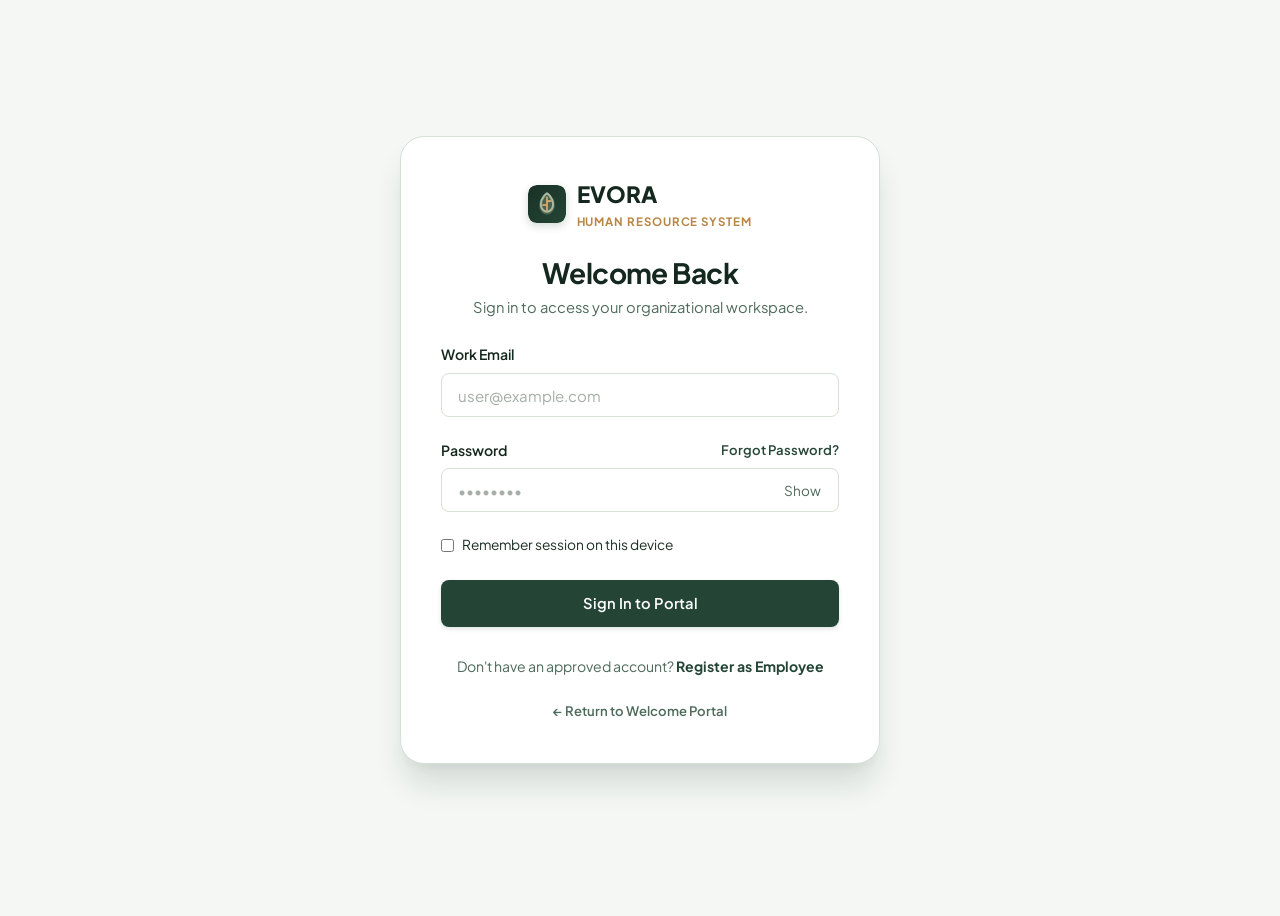
<file: frontend/pages/admin/leave-attendance.html>
<!DOCTYPE html>
<html lang="en">
<head>
  <meta charset="UTF-8">
  <meta name="viewport" content="width=device-width, initial-scale=1.0">
  <meta name="description" content="Leaves & Attendance Administration — EVORA HRMS">
  <title>Leaves &amp; Attendance — EVORA HRMS</title>
  <link rel="stylesheet" href="../../assets/css/style.css">
</head>
<body>

  <div class="portal-layout">
    <!-- Sidebar -->
    <aside class="sidebar">
      <div class="sidebar-header">
        <div style="display: flex; align-items: center; gap: 0.65rem;">
          <svg class="evora-leaf-logo" width="30" height="30" viewBox="0 0 34 34" fill="none" xmlns="http://www.w3.org/2000/svg" aria-hidden="true">
            <rect width="34" height="34" rx="8" fill="url(#evora-leaf-grad)"/>
            <path d="M17 6.5C17 6.5 24 10.5 24 18.5C24 23 20.2 26.5 17 26.5C13.8 26.5 10 23 10 18.5C10 10.5 17 6.5 17 6.5Z" fill="#A8B9A0" fill-opacity="0.3"/>
            <path d="M17 7.5C17 7.5 22.5 11 22.5 17.5C22.5 21.2 19.6 24 17 24C14.4 24 11.5 21.2 11.5 17.5C11.5 11 17 7.5 17 7.5Z" stroke="#A8B9A0" stroke-width="1.8" stroke-linecap="round" stroke-linejoin="round"/>
            <path d="M17 11V23.5M17 15C19 14 20.5 14.5 20.5 14.5M17 18.5C14.8 17.5 13.5 18 13.5 18" stroke="#D7A76D" stroke-width="1.6" stroke-linecap="round"/>
            <defs>
              <linearGradient id="evora-leaf-grad" x1="0" y1="0" x2="34" y2="34" gradientUnits="userSpaceOnUse">
                <stop stop-color="#193126"/>
                <stop offset="1" stop-color="#244536"/>
              </linearGradient>
            </defs>
          </svg>
          <span style="font-size: 1.25rem; font-weight: 800; color: #FFFFFF; letter-spacing: -0.02em;">EVORA</span>
        </div>
        <div class="brand-badge">Administrator Panel</div>
      </div>
      <ul class="sidebar-nav">
        <li class="sidebar-nav-item">
          <a href="dashboard.html" id="nav-adm-dash">
            <span><span class="nav-icon">&#9776;</span> Overview</span>
          </a>
        </li>
        <li class="sidebar-nav-item">
          <a href="employees.html" id="nav-adm-emp">
            <span><span class="nav-icon">&#128100;</span> Employees</span>
            <span class="badge badge-pending pending-counter" style="font-size: 0.65rem;">3</span>
          </a>
        </li>
        <li class="sidebar-nav-item">
          <a href="departments.html" id="nav-adm-dept">
            <span><span class="nav-icon">&#127970;</span> Departments</span>
          </a>
        </li>
        <li class="sidebar-nav-item">
          <a href="leave-attendance.html" class="active" id="nav-adm-la">
            <span><span class="nav-icon">&#128197;</span> Leaves &amp; Attendance</span>
          </a>
        </li>
        <li class="sidebar-nav-item">
          <a href="profile.html" id="nav-adm-profile">
            <span><span class="nav-icon">&#9881;</span> Admin Profile</span>
          </a>
        </li>
      </ul>
      <div class="sidebar-footer">
        <button class="btn btn-secondary btn-sm" style="width: 100%; justify-content: flex-start; color: rgba(255,255,255,0.85); background: rgba(255,255,255,0.08); border-color: rgba(255,255,255,0.15);" onclick="EVORA.logout()">
          &larr; Sign Out
        </button>
      </div>
    </aside>

    <!-- Main Content -->
    <main class="main-content">
      <!-- Portal Topbar with Profile Avatar & Dropdown -->
      <div class="portal-topbar">
        <div class="topbar-left">
          <span style="font-size: 0.84rem; color: var(--color-text-muted); font-weight: 500;">
            EVORA HRMS &bull; <strong style="color: var(--color-forest-dark);">Administrator Panel</strong>
          </span>
        </div>
        <div class="topbar-right">
          <div class="profile-widget" id="profile-widget">
            <button class="profile-avatar-btn" id="profile-avatar-btn" aria-expanded="false" aria-haspopup="true" aria-label="Open user profile menu">
              <span class="avatar-initials" id="topbar-avatar-initials">—</span>
            </button>
            <div class="profile-dropdown" id="profile-dropdown" role="menu">
              <div class="dropdown-user-info">
                <div class="dropdown-avatar" id="dropdown-avatar-circle">—</div>
                <div class="dropdown-user-text">
                  <strong class="dropdown-user-name" id="dropdown-user-name">Loading...</strong>
                  <span class="dropdown-user-role badge badge-approved" id="dropdown-user-role">ADMIN</span>
                  <span class="dropdown-user-email" id="dropdown-user-email"></span>
                </div>
              </div>
              <hr class="dropdown-divider">
              <div class="dropdown-links">
                <a href="profile.html" class="dropdown-link" id="dropdown-view-profile" role="menuitem">
                  <span class="dropdown-link-icon">&#9881;</span> Admin Profile
                </a>
              </div>
              <hr class="dropdown-divider">
              <button type="button" class="dropdown-link dropdown-logout" role="menuitem" onclick="EVORA.logout()">
                <span class="dropdown-link-icon">&#8618;</span> Log Out
              </button>
            </div>
          </div>
        </div>
      </div>
      <header style="margin-bottom: 1.75rem;">
        <h1 style="font-size: 1.85rem; margin-bottom: 0.25rem;">Leaves &amp; Attendance Administration</h1>
        <p>Review staff absence applications, audit check-in logs, and manage daily shift records.</p>
      </header>

      <!-- Leave Requests Review Queue -->
      <div class="card" style="border-left: 4px solid var(--color-forest);">
        <div class="card-header">
          <div>
            <div style="display:flex; align-items: center; gap: 0.75rem;">
              <h2 class="card-title" style="margin:0;">Pending Leave Applications</h2>
              <span class="badge badge-pending">Review Queue</span>
            </div>
            <div class="card-subtitle">Authorize or reject employee absence requests with optional remarks.</div>
          </div>
        </div>

        <div class="table-responsive">
          <table class="table">
            <thead>
              <tr>
                <th>Employee</th>
                <th>Department</th>
                <th>Category</th>
                <th>Dates</th>
                <th>Reason</th>
                <th>Status</th>
                <th>Decision Action</th>
              </tr>
            </thead>
            <tbody id="leaves-tbody">
              <tr>
                <td colspan="7" style="text-align:center; padding: 2rem; color: var(--color-text-muted);">
                  Loading leave applications from database...
                </td>
              </tr>
            </tbody>
          </table>
        </div>
      </div>

      <!-- Daily Attendance Audit Log -->
      <div class="card">
        <div class="card-header">
          <div>
            <div class="card-title">Daily Attendance Log</div>
            <div class="card-subtitle">Auditable check-in and check-out logs for all departments.</div>
          </div>
          <div style="display: flex; gap: 0.75rem; align-items: center; flex-wrap: wrap;">
            <input type="date" id="attendance-audit-date" class="form-control" style="width: auto; padding: 0.45rem 0.85rem; font-size: 0.85rem;">
            <button class="btn btn-secondary btn-sm" onclick="loadAttendanceLogs()">
              Filter Date
            </button>
          </div>
        </div>

        <div class="table-responsive">
          <table class="table">
            <thead>
              <tr>
                <th>Employee Name</th>
                <th>Department</th>
                <th>Check In</th>
                <th>Check Out</th>
                <th>Working Hours</th>
                <th>Status</th>
              </tr>
            </thead>
            <tbody id="attendance-tbody">
              <tr>
                <td colspan="6" style="text-align:center; padding: 2rem; color: var(--color-text-muted);">
                  Loading attendance records...
                </td>
              </tr>
            </tbody>
          </table>
        </div>
      </div>
    </main>
  </div>

  <!-- Leave Review Modal -->
  <div class="modal-backdrop" id="leave-review-modal" role="dialog" aria-modal="true" aria-labelledby="leave-review-title">
    <div class="modal">
      <div class="modal-header">
        <div class="modal-title" id="leave-review-title">Review Leave Application</div>
        <button class="modal-close" onclick="EVORA.closeModal('leave-review-modal')">&times;</button>
      </div>
      <div class="modal-body">
        <form id="form-review-leave" onsubmit="event.preventDefault(); submitLeaveReview();">
          <input type="hidden" id="review-leave-id">
          <input type="hidden" id="review-leave-action">

          <p id="review-leave-summary" style="margin-bottom: 1rem; font-size: 0.95rem; color: var(--color-text-dark);"></p>

          <div class="form-group">
            <label class="form-label" for="review-leave-remarks">Administrator Remarks (Optional)</label>
            <textarea id="review-leave-remarks" class="form-control" rows="3" placeholder="Provide any notes, conditions, or reason for this decision..."></textarea>
          </div>

          <div style="display:flex; justify-content: flex-end; gap: 0.75rem; margin-top: 1.25rem;">
            <button type="button" class="btn btn-secondary" onclick="EVORA.closeModal('leave-review-modal')">Cancel</button>
            <button type="submit" class="btn" id="btn-submit-review">Confirm Decision</button>
          </div>
        </form>
      </div>
    </div>
  </div>

  <script src="../../assets/js/main.js"></script>
  <script>
    let leavesCache = [];

    document.addEventListener('DOMContentLoaded', async () => {
      const user = await EVORA.requireRole('admin');
      if (!user) return;

      // Set today's date in attendance filter
      const today = new Date().toISOString().split('T')[0];
      const dateInput = document.getElementById('attendance-audit-date');
      if (dateInput) {
        dateInput.value = today;
        dateInput.addEventListener('change', loadAttendanceLogs);
      }

      loadLeaves();
      loadAttendanceLogs();
      updatePendingBadge();
    });

    async function updatePendingBadge() {
      try {
        const res = await EVORA.api('/backend/admin/employees.php?status=pending');
        if (res && res.success && res.data) {
          const badge = document.querySelector('.pending-counter');
          if (badge) {
            const count = res.data.total || 0;
            badge.textContent = count;
            badge.style.display = count > 0 ? 'inline-block' : 'none';
          }
        }
      } catch (e) {}
    }

    async function loadLeaves() {
      const tbody = document.getElementById('leaves-tbody');
      tbody.innerHTML = `<tr><td colspan="7" style="text-align:center; padding: 2rem; color: var(--color-text-muted);">Loading leave applications...</td></tr>`;

      try {
        const res = await EVORA.api('/backend/admin/leaves.php');
        if (!res || !res.success) {
          tbody.innerHTML = `<tr><td colspan="7" style="text-align:center; color: var(--color-error); padding: 2rem;">Failed to load leaves: ${EVORA.escapeHtml(res?.message || 'Error')}</td></tr>`;
          return;
        }

        leavesCache = res.data.leaves || [];
        renderLeaves(leavesCache);
      } catch (err) {
        tbody.innerHTML = `<tr><td colspan="7" style="text-align:center; color: var(--color-error); padding: 2rem;">Server error loading leave applications.</td></tr>`;
      }
    }

    function renderLeaves(leaves) {
      const tbody = document.getElementById('leaves-tbody');
      if (!leaves.length) {
        tbody.innerHTML = `<tr><td colspan="7" style="text-align:center; padding: 2.5rem; color: var(--color-text-muted);">No leave applications submitted yet.</td></tr>`;
        return;
      }

      tbody.innerHTML = leaves.map(l => {
        const isPending = l.status === 'pending';
        const isApproved = l.status === 'approved';
        const badgeClass = isPending ? 'badge-pending' : (isApproved ? 'badge-approved' : 'badge-rejected');
        const dept = l.department_name ? EVORA.escapeHtml(l.department_name) : '—';
        const category = l.leave_type ? EVORA.escapeHtml(l.leave_type.charAt(0).toUpperCase() + l.leave_type.slice(1)) : 'General';

        let actionHtml = '';
        if (isPending) {
          actionHtml = `
            <div style="display:flex; gap:0.4rem; white-space:nowrap;">
              <button class="btn btn-primary btn-sm" onclick="openReviewModal(${l.id}, 'approve', '${EVORA.escapeHtml(l.employee_name)}')">Approve</button>
              <button class="btn btn-danger btn-sm" onclick="openReviewModal(${l.id}, 'reject', '${EVORA.escapeHtml(l.employee_name)}')">Reject</button>
            </div>
          `;
        } else {
          const revBy = l.reviewer_name ? ` by ${EVORA.escapeHtml(l.reviewer_name)}` : '';
          actionHtml = `<span style="font-size:0.8rem; color:var(--color-text-muted);">${EVORA.escapeHtml(l.status)}${revBy}</span>`;
        }

        return `
          <tr id="leave-row-${l.id}">
            <td><strong>${EVORA.escapeHtml(l.employee_name)}</strong><br><small style="color:var(--color-text-muted);">${EVORA.escapeHtml(l.employee_email)}</small></td>
            <td>${dept}</td>
            <td><span class="badge badge-neutral">${category}</span></td>
            <td>${EVORA.escapeHtml(l.start_date)} &mdash; ${EVORA.escapeHtml(l.end_date)}</td>
            <td>${EVORA.escapeHtml(l.reason || '—')}</td>
            <td class="status-cell"><span class="badge ${badgeClass}">${EVORA.escapeHtml(l.status.charAt(0).toUpperCase() + l.status.slice(1))}</span></td>
            <td class="action-cell">${actionHtml}</td>
          </tr>
        `;
      }).join('');
    }

    function openReviewModal(id, action, employeeName) {
      document.getElementById('review-leave-id').value = id;
      document.getElementById('review-leave-action').value = action;
      document.getElementById('review-leave-remarks').value = '';

      const summaryEl = document.getElementById('review-leave-summary');
      const submitBtn = document.getElementById('btn-submit-review');

      if (action === 'approve') {
        summaryEl.innerHTML = `Are you sure you want to <strong>approve</strong> the leave request for <strong>${employeeName}</strong>?`;
        submitBtn.className = 'btn btn-primary';
        submitBtn.textContent = 'Approve Leave';
      } else {
        summaryEl.innerHTML = `Are you sure you want to <strong style="color:var(--color-error)">reject</strong> the leave request for <strong>${employeeName}</strong>?`;
        submitBtn.className = 'btn btn-danger';
        submitBtn.textContent = 'Reject Leave';
      }

      EVORA.openModal('leave-review-modal');
    }

    async function submitLeaveReview() {
      const id = document.getElementById('review-leave-id').value;
      const action = document.getElementById('review-leave-action').value;
      const remarks = document.getElementById('review-leave-remarks').value.trim();
      const submitBtn = document.getElementById('btn-submit-review');

      submitBtn.disabled = true;
      submitBtn.textContent = 'Processing...';

      try {
        const res = await EVORA.api('/backend/admin/leaves.php', {
          method: 'POST',
          body: {
            id: parseInt(id, 10),
            action: action,
            admin_remarks: remarks
          }
        });

        if (res && res.success) {
          EVORA.showToast(res.message || 'Leave request updated.', 'success');
          EVORA.closeModal('leave-review-modal');
          loadLeaves();
        } else {
          EVORA.showToast(res?.message || 'Failed to update leave request.', 'error');
        }
      } catch (err) {
        EVORA.showToast(err.message || 'Server error processing leave request.', 'error');
      } finally {
        submitBtn.disabled = false;
        submitBtn.textContent = action === 'approve' ? 'Approve Leave' : 'Reject Leave';
      }
    }

    async function loadAttendanceLogs() {
      const dateInput = document.getElementById('attendance-audit-date');
      const selectedDate = dateInput ? dateInput.value : '';
      const tbody = document.getElementById('attendance-tbody');

      tbody.innerHTML = `<tr><td colspan="6" style="text-align:center; padding: 2rem; color: var(--color-text-muted);">Loading records for ${selectedDate}...</td></tr>`;

      try {
        const res = await EVORA.api(`/backend/admin/attendance.php?date=${encodeURIComponent(selectedDate)}`);
        if (!res || !res.success) {
          tbody.innerHTML = `<tr><td colspan="6" style="text-align:center; color: var(--color-error); padding: 2rem;">Failed to fetch attendance logs.</td></tr>`;
          return;
        }

        const records = res.data.records || [];
        renderAttendanceLogs(records);
      } catch (err) {
        tbody.innerHTML = `<tr><td colspan="6" style="text-align:center; color: var(--color-error); padding: 2rem;">Server error loading attendance logs.</td></tr>`;
      }
    }

    function renderAttendanceLogs(records) {
      const tbody = document.getElementById('attendance-tbody');
      if (!records.length) {
        tbody.innerHTML = `<tr><td colspan="6" style="text-align:center; padding: 2rem; color: var(--color-text-muted);">No attendance records logged for this date.</td></tr>`;
        return;
      }

      tbody.innerHTML = records.map(r => {
        const dept = r.department_name ? EVORA.escapeHtml(r.department_name) : '—';
        const inTime = EVORA.formatTime(r.check_in_time);
        const outTime = r.check_out_time ? EVORA.formatTime(r.check_out_time) : '&mdash;';

        let durationText = 'Shift in progress';
        if (r.check_in_time && r.check_out_time) {
          const inDate = new Date(`1970-01-01T${r.check_in_time}`);
          const outDate = new Date(`1970-01-01T${r.check_out_time}`);
          const diffMs = outDate - inDate;
          if (diffMs > 0) {
            const hrs = Math.floor(diffMs / 3600000);
            const mins = Math.floor((diffMs % 3600000) / 60000);
            durationText = `${hrs}h ${mins}m`;
          }
        }

        let badgeClass = 'badge-approved';
        let label = 'Present';
        if (r.status === 'late') {
          badgeClass = 'badge-pending';
          label = 'Late';
        } else if (r.status === 'half_day') {
          badgeClass = 'badge-pending';
          label = 'Half Day';
        } else if (r.status === 'absent') {
          badgeClass = 'badge-rejected';
          label = 'Absent';
        }

        return `
          <tr>
            <td><strong>${EVORA.escapeHtml(r.full_name)}</strong><br><small style="color:var(--color-text-muted);">${EVORA.escapeHtml(r.email)}</small></td>
            <td>${dept}</td>
            <td>${inTime}</td>
            <td>${outTime}</td>
            <td>${durationText}</td>
            <td><span class="badge ${badgeClass}">${label}</span></td>
          </tr>
        `;
      }).join('');
    }
  </script>
</body>
</html>
</file>
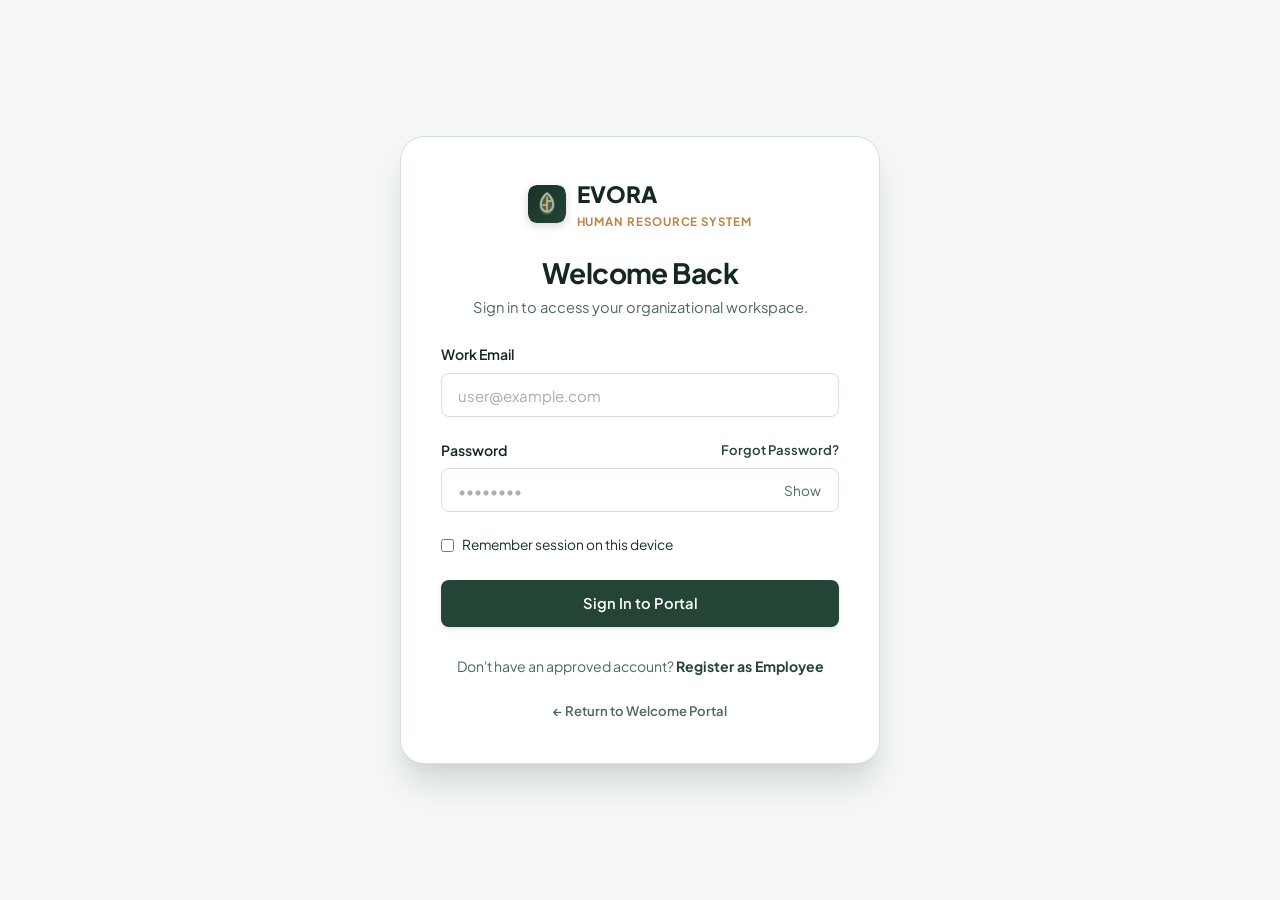
<file: frontend/pages/admin/profile.html>
<!DOCTYPE html>
<html lang="en">
<head>
  <meta charset="UTF-8">
  <meta name="viewport" content="width=device-width, initial-scale=1.0">
  <meta name="description" content="Administrator Profile — EVORA HRMS">
  <title>Administrator Profile — EVORA HRMS</title>
  <link rel="stylesheet" href="../../assets/css/style.css">
  <style>
    .profile-hero {
      background: #FFFFFF;
      border: 1px solid var(--color-border);
      border-radius: var(--radius-lg);
      padding: 2.25rem;
      display: flex;
      align-items: center;
      gap: 2rem;
      margin-bottom: 2rem;
      box-shadow: var(--shadow-sm);
      flex-wrap: wrap;
    }
    .profile-avatar-lg {
      width: 84px;
      height: 84px;
      border-radius: 50%;
      background: linear-gradient(135deg, var(--color-forest) 0%, var(--color-forest-dark) 100%);
      color: #FFFFFF;
      display: flex;
      align-items: center;
      justify-content: center;
      font-size: 2.2rem;
      font-weight: 800;
      box-shadow: var(--shadow-md);
      border: 3px solid rgba(215, 167, 109, 0.4);
    }
    .grid-2 {
      display: grid;
      grid-template-columns: 1fr 1fr;
      gap: 1.5rem;
    }
    .resp-badge-item {
      display: flex;
      align-items: flex-start;
      gap: 0.75rem;
      padding: 0.85rem 1rem;
      background: var(--color-ivory-light);
      border: 1px solid var(--color-border);
      border-radius: var(--radius-sm);
      margin-bottom: 0.75rem;
    }
    .resp-icon {
      font-size: 1.25rem;
      line-height: 1;
    }
    @media (max-width: 900px) {
      .grid-2 {
        grid-template-columns: 1fr;
      }
    }
  </style>
</head>
<body>

  <div class="portal-layout">
    <!-- Sidebar -->
    <aside class="sidebar">
      <div class="sidebar-header">
        <div style="display: flex; align-items: center; gap: 0.65rem;">
          <svg class="evora-leaf-logo" width="30" height="30" viewBox="0 0 34 34" fill="none" xmlns="http://www.w3.org/2000/svg" aria-hidden="true">
            <rect width="34" height="34" rx="8" fill="url(#evora-leaf-grad)"/>
            <path d="M17 6.5C17 6.5 24 10.5 24 18.5C24 23 20.2 26.5 17 26.5C13.8 26.5 10 23 10 18.5C10 10.5 17 6.5 17 6.5Z" fill="#A8B9A0" fill-opacity="0.3"/>
            <path d="M17 7.5C17 7.5 22.5 11 22.5 17.5C22.5 21.2 19.6 24 17 24C14.4 24 11.5 21.2 11.5 17.5C11.5 11 17 7.5 17 7.5Z" stroke="#A8B9A0" stroke-width="1.8" stroke-linecap="round" stroke-linejoin="round"/>
            <path d="M17 11V23.5M17 15C19 14 20.5 14.5 20.5 14.5M17 18.5C14.8 17.5 13.5 18 13.5 18" stroke="#D7A76D" stroke-width="1.6" stroke-linecap="round"/>
            <defs>
              <linearGradient id="evora-leaf-grad" x1="0" y1="0" x2="34" y2="34" gradientUnits="userSpaceOnUse">
                <stop stop-color="#193126"/>
                <stop offset="1" stop-color="#244536"/>
              </linearGradient>
            </defs>
          </svg>
          <span style="font-size: 1.25rem; font-weight: 800; color: #FFFFFF; letter-spacing: -0.02em;">EVORA</span>
        </div>
        <div class="brand-badge">Administrator Panel</div>
      </div>
      <ul class="sidebar-nav">
        <li class="sidebar-nav-item">
          <a href="dashboard.html" id="nav-adm-dash">
            <span><span class="nav-icon">&#9776;</span> Overview</span>
          </a>
        </li>
        <li class="sidebar-nav-item">
          <a href="employees.html" id="nav-adm-emp">
            <span><span class="nav-icon">&#128100;</span> Employees</span>
          </a>
        </li>
        <li class="sidebar-nav-item">
          <a href="departments.html" id="nav-adm-dept">
            <span><span class="nav-icon">&#127970;</span> Departments</span>
          </a>
        </li>
        <li class="sidebar-nav-item">
          <a href="leave-attendance.html" id="nav-adm-la">
            <span><span class="nav-icon">&#128197;</span> Leaves &amp; Attendance</span>
          </a>
        </li>
        <li class="sidebar-nav-item">
          <a href="profile.html" class="active" id="nav-adm-profile">
            <span><span class="nav-icon">&#9881;</span> Admin Profile</span>
          </a>
        </li>
      </ul>
      <div class="sidebar-footer">
        <button class="btn btn-secondary btn-sm" style="width: 100%; justify-content: flex-start; color: rgba(255,255,255,0.85); background: rgba(255,255,255,0.08); border-color: rgba(255,255,255,0.15);" onclick="EVORA.logout()">
          &larr; Sign Out
        </button>
      </div>
    </aside>

    <!-- Main Content -->
    <main class="main-content">
      <!-- Portal Topbar -->
      <div class="portal-topbar">
        <div class="topbar-left">
          <span style="font-size: 0.84rem; color: var(--color-text-muted); font-weight: 500;">
            EVORA HRMS &bull; <strong style="color: var(--color-forest-dark);">Administrator Panel</strong>
          </span>
        </div>
        <div class="topbar-right">
          <div class="profile-widget" id="profile-widget">
            <button class="profile-avatar-btn" id="profile-avatar-btn" aria-expanded="false" aria-haspopup="true" aria-label="Open user profile menu">
              <span class="avatar-initials" id="topbar-avatar-initials">AM</span>
            </button>
            <div class="profile-dropdown" id="profile-dropdown" role="menu">
              <div class="dropdown-user-info">
                <div class="dropdown-avatar" id="dropdown-avatar-circle">AM</div>
                <div class="dropdown-user-text">
                  <strong class="dropdown-user-name" id="dropdown-user-name">Alex Morgan</strong>
                  <span class="dropdown-user-role badge badge-approved" id="dropdown-user-role">ADMIN</span>
                  <span class="dropdown-user-email" id="dropdown-user-email">admin@evora.com</span>
                </div>
              </div>
              <hr class="dropdown-divider">
              <div class="dropdown-links">
                <a href="profile.html" class="dropdown-link" id="dropdown-view-profile" role="menuitem">
                  <span class="dropdown-link-icon">&#9881;</span> Admin Profile
                </a>
              </div>
              <hr class="dropdown-divider">
              <button type="button" class="dropdown-link dropdown-logout" role="menuitem" onclick="EVORA.logout()">
                <span class="dropdown-link-icon">&#8618;</span> Log Out
              </button>
            </div>
          </div>
        </div>
      </div>

      <header style="margin-bottom: 2rem;">
        <h1 style="font-size: 1.85rem; margin-bottom: 0.25rem;">Administrator Profile</h1>
        <p>System oversight credentials, operational authorization, and organizational role status.</p>
      </header>

      <!-- Profile Hero Card -->
      <div class="profile-hero">
        <div class="profile-avatar-lg" id="admin-avatar-lg">AM</div>
        <div style="flex: 1;">
          <div style="display: flex; align-items: center; gap: 0.75rem; margin-bottom: 0.35rem; flex-wrap: wrap;">
            <h2 style="font-size: 1.6rem; margin: 0;" id="display-admin-name">Alex Morgan</h2>
            <span class="badge badge-approved" style="font-size: 0.75rem;">ADMINISTRATOR</span>
            <span class="badge badge-approved" style="font-size: 0.75rem;">ACCOUNT APPROVED</span>
          </div>
          <div style="color: var(--color-forest-dark); font-weight: 600; font-size: 0.95rem; margin-bottom: 0.65rem;">
            System Administrator &bull; Workforce Governance &amp; Operations
          </div>
          <div style="display: flex; gap: 1.5rem; font-size: 0.86rem; color: var(--color-text-muted); flex-wrap: wrap;">
            <span>&#9993; <span id="display-admin-email">admin@evora.com</span></span>
            <span>&#128100; Admin Identifier: <strong>ADM-2026-001</strong></span>
            <span>&#128197; Provisioned: <span id="display-admin-joined">Primary System Administrator</span></span>
          </div>
        </div>
      </div>

      <div class="grid-2">
        <!-- Account Specifications -->
        <div class="card">
          <div class="card-header">
            <div>
              <div class="card-title">Administrative Credentials</div>
              <div class="card-subtitle">Verified system access configuration.</div>
            </div>
          </div>

          <div class="form-group">
            <label class="form-label" for="admin-name-field">Full Name</label>
            <input type="text" id="admin-name-field" class="form-control" value="Alex Morgan" readonly>
          </div>

          <div class="form-group">
            <label class="form-label" for="admin-email-field">Work Email</label>
            <input type="email" id="admin-email-field" class="form-control" value="admin@evora.com" readonly>
          </div>

          <div class="form-group">
            <label class="form-label">System Role &amp; Classification</label>
            <input type="text" class="form-control" value="Administrator (System Overseer &bull; Non-Staff)" readonly>
          </div>

          <div class="notice-box" style="margin-top: 1.25rem; font-size: 0.85rem;">
            <strong>Security Enforced:</strong> Administrative credentials are encrypted using PHP <code>password_hash()</code>. Admin accounts oversee the workforce and do not require clock-in or employee attendance logging.
          </div>
        </div>

        <!-- System Governance & Permissions -->
        <div class="card">
          <div class="card-header">
            <div>
              <div class="card-title">System Governance Scope</div>
              <div class="card-subtitle">Capabilities assigned to this administrative profile.</div>
            </div>
          </div>

          <div class="resp-badge-item">
            <span class="resp-icon">&#128101;</span>
            <div>
              <strong style="font-size: 0.9rem; color: var(--color-forest-dark);">Workforce Oversight</strong>
              <p style="font-size: 0.82rem; color: var(--color-text-muted); margin: 0.2rem 0 0;">
                Review and approve/reject employee registrations. Active employee profiles are strictly gated until reviewed.
              </p>
            </div>
          </div>

          <div class="resp-badge-item">
            <span class="resp-icon">&#9201;</span>
            <div>
              <strong style="font-size: 0.9rem; color: var(--color-forest-dark);">Attendance Monitoring</strong>
              <p style="font-size: 0.82rem; color: var(--color-text-muted); margin: 0.2rem 0 0;">
                Inspect daily employee check-ins and check-outs across departments. Administrator accounts monitor attendance and are not subject to shift clock-in.
              </p>
            </div>
          </div>

          <div class="resp-badge-item">
            <span class="resp-icon">&#128197;</span>
            <div>
              <strong style="font-size: 0.9rem; color: var(--color-forest-dark);">Leave Decision Workflow</strong>
              <p style="font-size: 0.82rem; color: var(--color-text-muted); margin: 0.2rem 0 0;">
                Review organizational leave requests, apply administrative remarks, and manage absence approvals.
              </p>
            </div>
          </div>

          <div class="resp-badge-item">
            <span class="resp-icon">&#127970;</span>
            <div>
              <strong style="font-size: 0.9rem; color: var(--color-forest-dark);">Department Architecture</strong>
              <p style="font-size: 0.82rem; color: var(--color-text-muted); margin: 0.2rem 0 0;">
                Configure organizational units, allocate employee headcounts, and enforce operational integrity.
              </p>
            </div>
          </div>
        </div>
      </div>
    </main>
  </div>

  <script src="../../assets/js/main.js"></script>
  <script>
    document.addEventListener('DOMContentLoaded', async () => {
      const user = await EVORA.requireRole('admin');
      if (!user) return;

      const name = user.name || user.full_name || 'Alex Morgan';
      const email = user.email || 'admin@evora.com';
      const initials = name.split(' ').filter(Boolean).map(n => n[0]).join('').substring(0, 2).toUpperCase() || 'AM';

      document.getElementById('display-admin-name').textContent = name;
      document.getElementById('display-admin-email').textContent = email;
      document.getElementById('admin-name-field').value = name;
      document.getElementById('admin-email-field').value = email;
      document.getElementById('admin-avatar-lg').textContent = initials;
      if (user.joined_date) {
        document.getElementById('display-admin-joined').textContent = user.joined_date;
      }
    });
  </script>
</body>
</html>
</file>
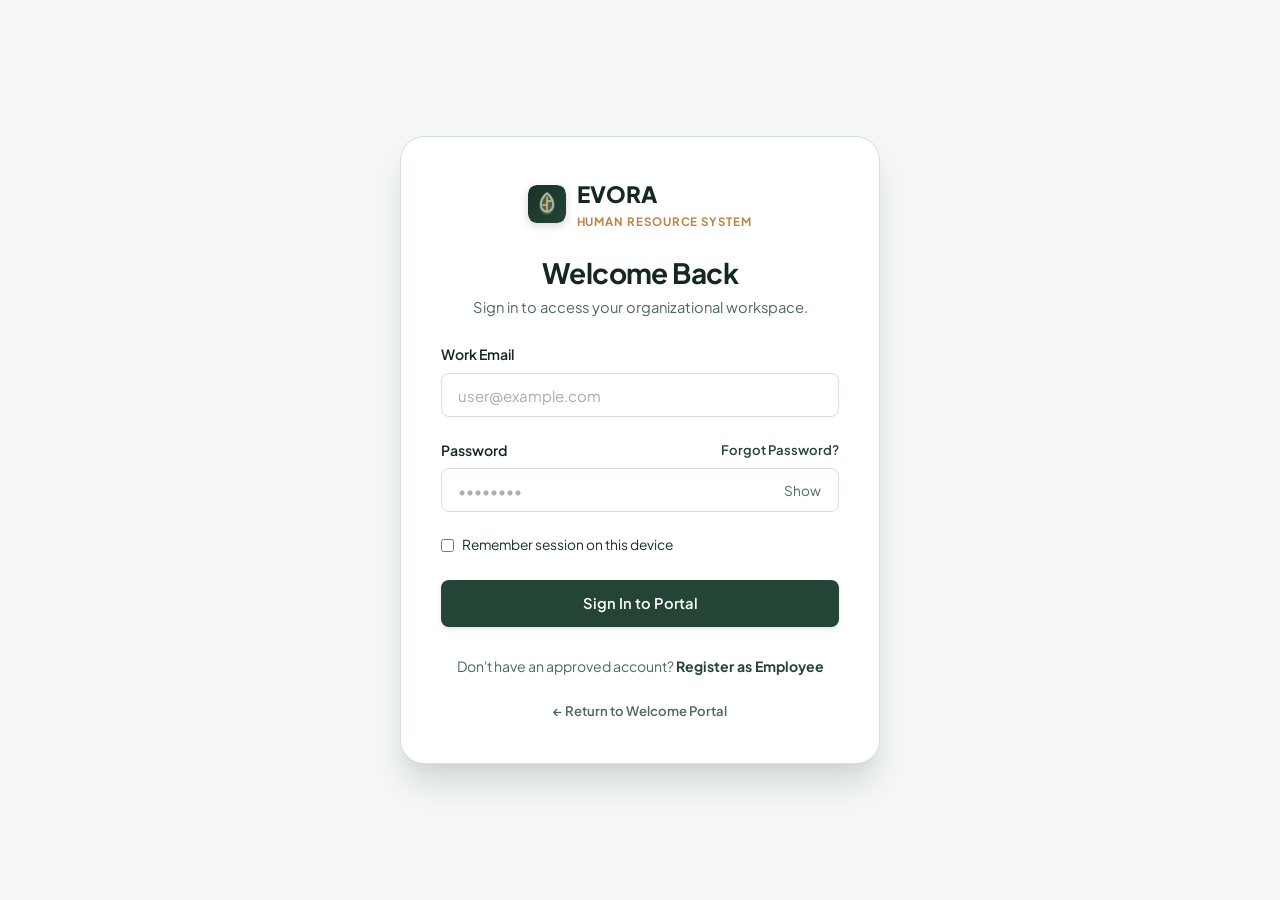
<file: frontend/pages/employee/attendance.html>
<!DOCTYPE html>
<html lang="en">
<head>
  <meta charset="UTF-8">
  <meta name="viewport" content="width=device-width, initial-scale=1.0">
  <meta name="description" content="Attendance Tracking — EVORA HRMS">
  <title>My Attendance — EVORA HRMS</title>
  <link rel="stylesheet" href="../../assets/css/style.css">
</head>
<body>

  <div class="portal-layout">
    <!-- Sidebar -->
    <aside class="sidebar">
      <div class="sidebar-header">
        <div style="display: flex; align-items: center; gap: 0.65rem;">
          <svg class="evora-leaf-logo" width="30" height="30" viewBox="0 0 34 34" fill="none" xmlns="http://www.w3.org/2000/svg" aria-hidden="true">
            <rect width="34" height="34" rx="8" fill="url(#evora-leaf-grad)"/>
            <path d="M17 6.5C17 6.5 24 10.5 24 18.5C24 23 20.2 26.5 17 26.5C13.8 26.5 10 23 10 18.5C10 10.5 17 6.5 17 6.5Z" fill="#A8B9A0" fill-opacity="0.3"/>
            <path d="M17 7.5C17 7.5 22.5 11 22.5 17.5C22.5 21.2 19.6 24 17 24C14.4 24 11.5 21.2 11.5 17.5C11.5 11 17 7.5 17 7.5Z" stroke="#A8B9A0" stroke-width="1.8" stroke-linecap="round" stroke-linejoin="round"/>
            <path d="M17 11V23.5M17 15C19 14 20.5 14.5 20.5 14.5M17 18.5C14.8 17.5 13.5 18 13.5 18" stroke="#D7A76D" stroke-width="1.6" stroke-linecap="round"/>
            <defs>
              <linearGradient id="evora-leaf-grad" x1="0" y1="0" x2="34" y2="34" gradientUnits="userSpaceOnUse">
                <stop stop-color="#193126"/>
                <stop offset="1" stop-color="#244536"/>
              </linearGradient>
            </defs>
          </svg>
          <span style="font-size: 1.25rem; font-weight: 800; color: #FFFFFF; letter-spacing: -0.02em;">EVORA</span>
        </div>
        <div class="brand-badge">Employee Workspace</div>
      </div>
      <ul class="sidebar-nav">
        <li class="sidebar-nav-item">
          <a href="dashboard.html" id="nav-emp-dash">
            <span><span class="nav-icon">&#9776;</span> Dashboard</span>
          </a>
        </li>
        <li class="sidebar-nav-item">
          <a href="attendance.html" class="active" id="nav-emp-attend">
            <span><span class="nav-icon">&#9201;</span> My Attendance</span>
          </a>
        </li>
        <li class="sidebar-nav-item">
          <a href="leaves.html" id="nav-emp-leaves">
            <span><span class="nav-icon">&#128197;</span> Leave Requests</span>
          </a>
        </li>
        <li class="sidebar-nav-item">
          <a href="profile.html" id="nav-emp-profile">
            <span><span class="nav-icon">&#128100;</span> My Profile</span>
          </a>
        </li>
      </ul>
      <div class="sidebar-footer">
        <button class="btn btn-secondary btn-sm" style="width: 100%; justify-content: flex-start; color: rgba(255,255,255,0.85); background: rgba(255,255,255,0.08); border-color: rgba(255,255,255,0.15);" onclick="EVORA.logout()">
          &larr; Sign Out
        </button>
      </div>
    </aside>

    <!-- Main Content -->
    <main class="main-content">
      <!-- Portal Topbar with Profile Avatar & Dropdown -->
      <div class="portal-topbar">
        <div class="topbar-left">
          <span style="font-size: 0.84rem; color: var(--color-text-muted); font-weight: 500;">
            EVORA HRMS &bull; <strong style="color: var(--color-forest-dark);">Employee Workspace</strong>
          </span>
        </div>
        <div class="topbar-right">
          <div class="profile-widget" id="profile-widget">
            <button class="profile-avatar-btn" id="profile-avatar-btn" aria-expanded="false" aria-haspopup="true" aria-label="Open user profile menu">
              <span class="avatar-initials" id="topbar-avatar-initials">—</span>
            </button>
            <div class="profile-dropdown" id="profile-dropdown" role="menu">
              <div class="dropdown-user-info">
                <div class="dropdown-avatar" id="dropdown-avatar-circle">—</div>
                <div class="dropdown-user-text">
                  <strong class="dropdown-user-name" id="dropdown-user-name">Loading...</strong>
                  <span class="dropdown-user-role badge badge-neutral" id="dropdown-user-role">EMPLOYEE</span>
                  <span class="dropdown-user-email" id="dropdown-user-email"></span>
                </div>
              </div>
              <hr class="dropdown-divider">
              <div class="dropdown-links">
                <a href="profile.html" class="dropdown-link" id="dropdown-view-profile" role="menuitem">
                  <span class="dropdown-link-icon">&#128100;</span> View Profile
                </a>
              </div>
              <hr class="dropdown-divider">
              <button type="button" class="dropdown-link dropdown-logout" role="menuitem" onclick="EVORA.logout()">
                <span class="dropdown-link-icon">&#8618;</span> Log Out
              </button>
            </div>
          </div>
        </div>
      </div>
      <header style="margin-bottom: 1.75rem; display: flex; justify-content: space-between; align-items: center; flex-wrap: wrap; gap: 1rem;">
        <div>
          <h1 style="font-size: 1.85rem; margin-bottom: 0.25rem;">Attendance Records</h1>
          <p>Review check-in history, work shift timestamps, and monthly attendance percentage.</p>
        </div>
      </header>

      <!-- Live Shift Punch Card -->
      <div class="card" style="background: linear-gradient(135deg, #FFFFFF 0%, var(--color-ivory-light) 100%);">
        <div style="display: flex; justify-content: space-between; align-items: center; flex-wrap: wrap; gap: 1.5rem;">
          <div>
            <span class="stat-label">Shift Status &bull; Today, Oct 16, 2026</span>
            <div style="display: flex; align-items: center; gap: 0.75rem; margin-top: 0.35rem;">
              <span id="clock-status-text" class="badge badge-approved" style="font-size: 0.82rem;">Present (Checked In)</span>
              <span id="clock-time-text" style="font-size: 0.88rem; color: var(--color-text-muted);">Clocked in at 09:05 AM</span>
            </div>
          </div>
          <div style="display: flex; gap: 0.75rem;">
            <button class="btn btn-primary" id="btn-clock-toggle">Clock Out</button>
          </div>
        </div>
      </div>

      <!-- Monthly Summary Metrics -->
      <div class="stats-grid">
        <div class="stat-card">
          <div class="stat-header">
            <span class="stat-label">Days Present</span>
            <div class="stat-icon">&#128197;</div>
          </div>
          <div class="stat-value" id="emp-days-present" style="color: var(--status-present);">0</div>
          <div class="stat-meta" id="emp-days-meta">This month</div>
        </div>
        <div class="stat-card">
          <div class="stat-header">
            <span class="stat-label">On-Time Rate</span>
            <div class="stat-icon">&#9201;</div>
          </div>
          <div class="stat-value" id="emp-ontime-rate">0%</div>
          <div class="stat-meta" id="emp-ontime-meta">0 late arrivals logged</div>
        </div>
        <div class="stat-card">
          <div class="stat-header">
            <span class="stat-label">Total Shifts</span>
            <div class="stat-icon">&#9200;</div>
          </div>
          <div class="stat-value" id="emp-total-shifts">0</div>
          <div class="stat-meta">Completed shift logs</div>
        </div>
      </div>

      <!-- Filters & History Table -->
      <div class="card">
        <div class="card-header">
          <div>
            <div class="card-title">Monthly Attendance Logs</div>
            <div class="card-subtitle">Verified shift attendance and punctuality records from MySQL.</div>
          </div>
          <div style="display: flex; gap: 0.75rem; align-items: center; flex-wrap: wrap;">
            <select id="filter-month" class="form-control" style="width: auto; padding: 0.45rem 0.85rem; font-size: 0.85rem;" onchange="loadAttendanceHistory()">
              <option value="">All Months</option>
              <option value="1">January</option>
              <option value="2">February</option>
              <option value="3">March</option>
              <option value="4">April</option>
              <option value="5">May</option>
              <option value="6">June</option>
              <option value="7">July</option>
              <option value="8">August</option>
              <option value="9">September</option>
              <option value="10">October</option>
              <option value="11">November</option>
              <option value="12">December</option>
            </select>
            <select id="filter-status" class="form-control" style="width: auto; padding: 0.45rem 0.85rem; font-size: 0.85rem;" onchange="loadAttendanceHistory()">
              <option value="all">All Statuses</option>
              <option value="present">Present Only</option>
              <option value="late">Late Only</option>
            </select>
          </div>
        </div>

        <div class="table-responsive">
          <table class="table">
            <thead>
              <tr>
                <th>Date</th>
                <th>Check In</th>
                <th>Check Out</th>
                <th>Duration</th>
                <th>Status</th>
                <th>Remarks</th>
              </tr>
            </thead>
            <tbody id="attendance-history-tbody">
              <tr>
                <td colspan="6" style="text-align:center; padding: 2rem; color: var(--color-text-muted);">
                  Loading attendance records...
                </td>
              </tr>
            </tbody>
          </table>
        </div>
      </div>
    </main>
  </div>

  <script src="../../assets/js/main.js"></script>
  <script>
    document.addEventListener('DOMContentLoaded', async () => {
      const user = await EVORA.requireRole('employee');
      if (!user) return;

      // Set current month in filter
      const curMonth = (new Date().getMonth() + 1).toString();
      const monthSelect = document.getElementById('filter-month');
      if (monthSelect) monthSelect.value = curMonth;

      EVORA.initAttendanceControls();
      loadAttendanceHistory();
    });

    async function loadAttendanceHistory() {
      const tbody = document.getElementById('attendance-history-tbody');
      tbody.innerHTML = `<tr><td colspan="6" style="text-align:center; padding: 2rem; color: var(--color-text-muted);">Loading attendance logs...</td></tr>`;

      const month = document.getElementById('filter-month')?.value || '';
      const status = document.getElementById('filter-status')?.value || 'all';

      let query = [];
      if (month) query.push(`month=${encodeURIComponent(month)}`);
      if (status && status !== 'all') query.push(`status=${encodeURIComponent(status)}`);
      const qs = query.length ? `?${query.join('&')}` : '';

      try {
        const res = await EVORA.api(`/employee/attendance.php${qs}`);
        if (!res || !res.success) {
          tbody.innerHTML = `<tr><td colspan="6" style="text-align:center; color: var(--color-error); padding: 2rem;">Failed to load attendance logs.</td></tr>`;
          return;
        }

        const data = res.data || res;
        const metrics = data.metrics || {};
        const records = data.records || [];

        // Metrics
        const presentCnt = metrics.present_count || 0;
        const lateCnt = metrics.late_count || 0;
        const totalShifts = metrics.total_shifts || (presentCnt + lateCnt);
        const onTimeRate = totalShifts > 0 ? Math.round((presentCnt / totalShifts) * 100) : 100;

        document.getElementById('emp-days-present').textContent = presentCnt;
        document.getElementById('emp-days-meta').textContent = `Out of ${totalShifts} shift(s) this month`;

        document.getElementById('emp-ontime-rate').textContent = `${onTimeRate}%`;
        document.getElementById('emp-ontime-meta').textContent = `${lateCnt} late arrival(s) logged`;

        document.getElementById('emp-total-shifts').textContent = totalShifts;

        // Render records
        renderTable(records);
      } catch (err) {
        tbody.innerHTML = `<tr><td colspan="6" style="text-align:center; color: var(--color-error); padding: 2rem;">Server error loading attendance logs.</td></tr>`;
      }
    }

    function renderTable(records) {
      const tbody = document.getElementById('attendance-history-tbody');
      if (!records.length) {
        tbody.innerHTML = `<tr><td colspan="6" style="text-align:center; padding: 2rem; color: var(--color-text-muted);">No attendance records found for this period.</td></tr>`;
        return;
      }

      tbody.innerHTML = records.map(r => {
        const inTime = EVORA.formatTime(r.check_in_time);
        const outTime = r.check_out_time ? EVORA.formatTime(r.check_out_time) : '&mdash;';

        let duration = 'In Progress';
        if (r.check_in_time && r.check_out_time) {
          const inDate = new Date(`1970-01-01T${r.check_in_time}`);
          const outDate = new Date(`1970-01-01T${r.check_out_time}`);
          const diffMs = outDate - inDate;
          if (diffMs > 0) {
            const hrs = Math.floor(diffMs / 3600000);
            const mins = Math.floor((diffMs % 3600000) / 60000);
            duration = `${hrs} hrs ${mins} min`;
          }
        }

        const badgeClass = r.status === 'present' ? 'badge-approved' : (r.status === 'late' ? 'badge-pending' : 'badge-rejected');
        const statusLabel = r.status ? (r.status.charAt(0).toUpperCase() + r.status.slice(1)) : 'Present';

        return `
          <tr>
            <td><strong>${EVORA.escapeHtml(r.date)}</strong></td>
            <td>${inTime}</td>
            <td>${outTime}</td>
            <td>${duration}</td>
            <td><span class="badge ${badgeClass}">${statusLabel}</span></td>
            <td>${EVORA.escapeHtml(r.notes || '—')}</td>
          </tr>
        `;
      }).join('');
    }

    // Expose for attendance controls refresh
    window.renderAttendanceTable = loadAttendanceHistory;
  </script>
</body>
</html>
</file>
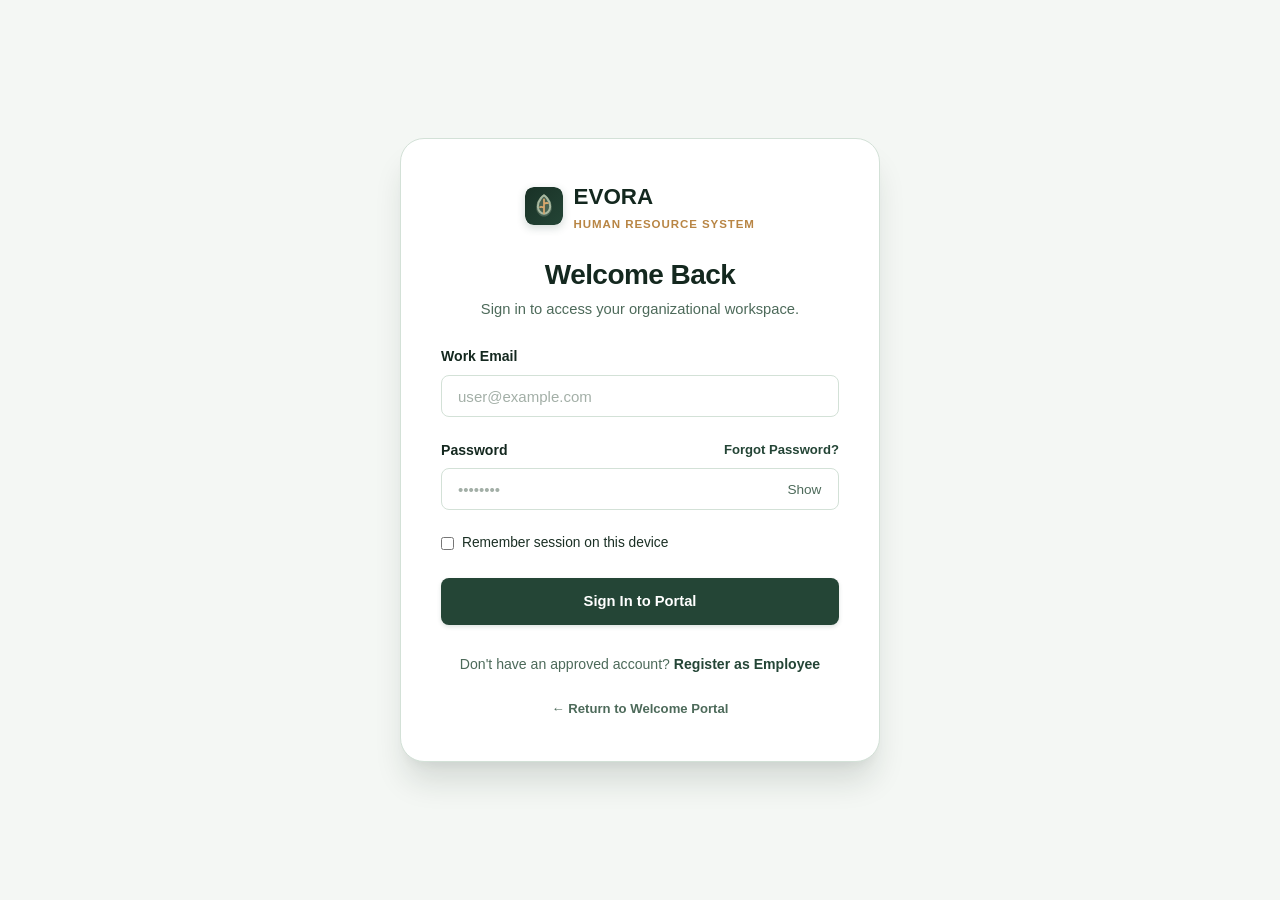
<file: frontend/pages/employee/dashboard.html>
<!DOCTYPE html>
<html lang="en">
<head>
  <meta charset="UTF-8">
  <meta name="viewport" content="width=device-width, initial-scale=1.0">
  <meta name="description" content="Employee Dashboard — EVORA HRMS">
  <title>Employee Dashboard — EVORA HRMS</title>
  <link rel="stylesheet" href="../../assets/css/style.css">
  <style>
    .welcome-card {
      background: linear-gradient(135deg, var(--color-forest) 0%, #193126 100%);
      color: #FFFFFF;
      border-radius: var(--radius-lg);
      padding: 2rem 2.25rem;
      margin-bottom: 2rem;
      display: flex;
      justify-content: space-between;
      align-items: center;
      box-shadow: var(--shadow-lg);
      flex-wrap: wrap;
      gap: 1.5rem;
    }
    .welcome-title {
      color: #FFFFFF;
      font-size: 1.75rem;
      margin-bottom: 0.35rem;
    }
    .welcome-desc {
      color: rgba(255, 255, 255, 0.8);
      font-size: 0.95rem;
    }
    .clock-pill-card {
      background: rgba(255, 255, 255, 0.1);
      border: 1px solid rgba(255, 255, 255, 0.2);
      border-radius: var(--radius-md);
      padding: 1rem 1.35rem;
      display: flex;
      align-items: center;
      gap: 1.25rem;
    }
    .grid-2-1 {
      display: grid;
      grid-template-columns: 2fr 1fr;
      gap: 1.75rem;
    }
    @media (max-width: 992px) {
      .grid-2-1 {
        grid-template-columns: 1fr;
      }
    }
  </style>
</head>
<body>

  <div class="portal-layout">
    <!-- Sidebar -->
    <aside class="sidebar">
      <div class="sidebar-header">
        <div style="display: flex; align-items: center; gap: 0.65rem;">
          <svg class="evora-leaf-logo" width="30" height="30" viewBox="0 0 34 34" fill="none" xmlns="http://www.w3.org/2000/svg" aria-hidden="true">
            <rect width="34" height="34" rx="8" fill="url(#evora-leaf-grad)"/>
            <path d="M17 6.5C17 6.5 24 10.5 24 18.5C24 23 20.2 26.5 17 26.5C13.8 26.5 10 23 10 18.5C10 10.5 17 6.5 17 6.5Z" fill="#A8B9A0" fill-opacity="0.3"/>
            <path d="M17 7.5C17 7.5 22.5 11 22.5 17.5C22.5 21.2 19.6 24 17 24C14.4 24 11.5 21.2 11.5 17.5C11.5 11 17 7.5 17 7.5Z" stroke="#A8B9A0" stroke-width="1.8" stroke-linecap="round" stroke-linejoin="round"/>
            <path d="M17 11V23.5M17 15C19 14 20.5 14.5 20.5 14.5M17 18.5C14.8 17.5 13.5 18 13.5 18" stroke="#D7A76D" stroke-width="1.6" stroke-linecap="round"/>
            <defs>
              <linearGradient id="evora-leaf-grad" x1="0" y1="0" x2="34" y2="34" gradientUnits="userSpaceOnUse">
                <stop stop-color="#193126"/>
                <stop offset="1" stop-color="#244536"/>
              </linearGradient>
            </defs>
          </svg>
          <span style="font-size: 1.25rem; font-weight: 800; color: #FFFFFF; letter-spacing: -0.02em;">EVORA</span>
        </div>
        <div class="brand-badge">Employee Workspace</div>
      </div>
      <ul class="sidebar-nav">
        <li class="sidebar-nav-item">
          <a href="dashboard.html" class="active" id="nav-emp-dash">
            <span><span class="nav-icon">&#9776;</span> Dashboard</span>
          </a>
        </li>
        <li class="sidebar-nav-item">
          <a href="attendance.html" id="nav-emp-attend">
            <span><span class="nav-icon">&#9201;</span> My Attendance</span>
          </a>
        </li>
        <li class="sidebar-nav-item">
          <a href="leaves.html" id="nav-emp-leaves">
            <span><span class="nav-icon">&#128197;</span> Leave Requests</span>
          </a>
        </li>
        <li class="sidebar-nav-item">
          <a href="profile.html" id="nav-emp-profile">
            <span><span class="nav-icon">&#128100;</span> My Profile</span>
          </a>
        </li>
      </ul>
      <div class="sidebar-footer">
        <button class="btn btn-secondary btn-sm" style="width: 100%; justify-content: flex-start; color: rgba(255,255,255,0.85); background: rgba(255,255,255,0.08); border-color: rgba(255,255,255,0.15);" onclick="EVORA.logout()">
          &larr; Sign Out
        </button>
      </div>
    </aside>

    <!-- Main Content -->
    <main class="main-content">
      <!-- Portal Topbar with Profile Avatar & Dropdown -->
      <div class="portal-topbar">
        <div class="topbar-left">
          <span style="font-size: 0.84rem; color: var(--color-text-muted); font-weight: 500;">
            EVORA HRMS &bull; <strong style="color: var(--color-forest-dark);">Employee Workspace</strong>
          </span>
        </div>
        <div class="topbar-right">
          <div class="profile-widget" id="profile-widget">
            <button class="profile-avatar-btn" id="profile-avatar-btn" aria-expanded="false" aria-haspopup="true" aria-label="Open user profile menu">
              <span class="avatar-initials" id="topbar-avatar-initials">—</span>
            </button>
            <div class="profile-dropdown" id="profile-dropdown" role="menu">
              <div class="dropdown-user-info">
                <div class="dropdown-avatar" id="dropdown-avatar-circle">—</div>
                <div class="dropdown-user-text">
                  <strong class="dropdown-user-name" id="dropdown-user-name">Loading...</strong>
                  <span class="dropdown-user-role badge badge-neutral" id="dropdown-user-role">EMPLOYEE</span>
                  <span class="dropdown-user-email" id="dropdown-user-email"></span>
                </div>
              </div>
              <hr class="dropdown-divider">
              <div class="dropdown-links">
                <a href="profile.html" class="dropdown-link" id="dropdown-view-profile" role="menuitem">
                  <span class="dropdown-link-icon">&#128100;</span> View Profile
                </a>
              </div>
              <hr class="dropdown-divider">
              <button type="button" class="dropdown-link dropdown-logout" role="menuitem" onclick="EVORA.logout()">
                <span class="dropdown-link-icon">&#8618;</span> Log Out
              </button>
            </div>
          </div>
        </div>
      </div>
      <!-- Welcome Header Banner -->
      <div class="welcome-card">
        <div>
          <div id="emp-banner-pill" style="display: inline-flex; align-items: center; gap: 0.5rem; background: rgba(215, 167, 109, 0.2); border: 1px solid var(--color-gold); padding: 0.25rem 0.65rem; border-radius: var(--radius-full); font-size: 0.75rem; font-weight: 700; color: var(--color-gold); margin-bottom: 0.75rem;">
            Approved Employee &bull; General
          </div>
          <h1 class="welcome-title" id="emp-welcome-title">Welcome back</h1>
          <p class="welcome-desc">Here is your attendance summary, active requests, and upcoming schedule.</p>
        </div>

        <!-- Quick Clock-In Widget -->
        <div class="clock-pill-card">
          <div>
            <div id="clock-status-text" class="badge badge-neutral" style="margin-bottom: 0.25rem;">Checking Status...</div>
            <div id="clock-time-text" style="font-size: 0.8rem; color: rgba(255, 255, 255, 0.85);">Loading shift details...</div>
          </div>
          <button class="btn btn-secondary btn-sm" id="btn-clock-toggle">Clock In</button>
        </div>
      </div>

      <!-- Quick Metrics Grid -->
      <div class="stats-grid">
        <div class="stat-card">
          <div class="stat-header">
            <span class="stat-label">Leaves Remaining</span>
            <div class="stat-icon">&#128197;</div>
          </div>
          <div class="stat-value" id="emp-leaves-val">0 <span style="font-size: 1rem; font-weight: 500; color: var(--color-text-muted);">Days</span></div>
          <div class="stat-meta" id="emp-leaves-meta">0 Casual &bull; 0 Sick remaining</div>
        </div>

        <div class="stat-card">
          <div class="stat-header">
            <span class="stat-label">Pending Requests</span>
            <div class="stat-icon">&#9993;</div>
          </div>
          <div class="stat-value" id="emp-pending-val" style="color: var(--status-pending);">0</div>
          <div class="stat-meta" id="emp-pending-meta"><span class="badge badge-neutral">No pending requests</span></div>
        </div>

        <div class="stat-card">
          <div class="stat-header">
            <span class="stat-label">Monthly Attendance</span>
            <div class="stat-icon">&#9201;</div>
          </div>
          <div class="stat-value" id="emp-turnout-val" style="color: var(--color-forest);">100%</div>
          <div class="stat-meta" id="emp-turnout-meta">0 working shifts logged</div>
        </div>

        <div class="stat-card">
          <div class="stat-header">
            <span class="stat-label">Department</span>
            <div class="stat-icon">&#128101;</div>
          </div>
          <div class="stat-value" id="emp-dept-val" style="font-size: 1.4rem; padding-top: 0.4rem;">—</div>
          <div class="stat-meta" id="emp-role-meta">Role: Staff Member</div>
        </div>
      </div>

      <!-- Main Columns: Attendance Rhythm Chart & Activity -->
      <div class="grid-2-1">
        <!-- Attendance Chart & Recent History -->
        <div class="card">
          <div class="card-header">
            <div>
              <div class="card-title">Weekly Attendance Rhythm</div>
              <div class="card-subtitle">Hours logged per shift over the current week.</div>
            </div>
            <a href="attendance.html" class="btn btn-secondary btn-sm">Full Attendance Log &rarr;</a>
          </div>

          <div class="visual-chart" id="emp-weekly-chart" style="height: 160px;">
            <div style="width: 100%; text-align: center; color: var(--color-text-muted); align-self: center;">
              Loading attendance rhythm...
            </div>
          </div>

          <div style="margin-top: 1.75rem;">
            <h4 style="margin-bottom: 0.75rem;">Recent Attendance Logs</h4>
            <div class="table-responsive">
              <table class="table">
                <thead>
                  <tr>
                    <th>Date</th>
                    <th>Check In</th>
                    <th>Check Out</th>
                    <th>Status</th>
                  </tr>
                </thead>
                <tbody id="emp-recent-logs-tbody">
                  <tr>
                    <td colspan="4" style="text-align:center; padding: 2rem; color: var(--color-text-muted);">
                      Loading recent attendance...
                    </td>
                  </tr>
                </tbody>
              </table>
            </div>
          </div>
        </div>

        <!-- Right Side: Quick Actions & Upcoming Holidays -->
        <div>
          <div class="card">
            <h3 class="card-title" style="margin-bottom: 1rem;">Quick Shortcuts</h3>
            <div style="display: flex; flex-direction: column; gap: 0.65rem;">
              <a href="leaves.html" class="btn btn-secondary" style="justify-content: flex-start;">
                &#128197; Submit Leave Application
              </a>
              <a href="attendance.html" class="btn btn-secondary" style="justify-content: flex-start;">
                &#9201; Audit Attendance Records
              </a>
              <a href="profile.html" class="btn btn-secondary" style="justify-content: flex-start;">
                &#128100; View Personal Profile
              </a>
            </div>
          </div>

          <div class="card">
            <h3 class="card-title" style="margin-bottom: 0.25rem;">Upcoming Holidays</h3>
            <p style="font-size: 0.8rem; color: var(--color-text-muted); margin-bottom: 1rem;">Official Organizational Calendar</p>
            <div style="display: flex; flex-direction: column; gap: 0.75rem;">
              <div style="padding: 0.75rem; background: var(--color-ivory-light); border: 1px solid var(--color-border-subtle); border-radius: var(--radius-sm); display: flex; justify-content: space-between; align-items: center;">
                <div>
                  <strong style="font-size: 0.88rem; color: var(--color-forest-dark);">Founders Day</strong>
                  <div style="font-size: 0.78rem; color: var(--color-text-muted);">Thursday &bull; Full Day Off</div>
                </div>
                <span class="badge badge-neutral">Nov 12</span>
              </div>
              <div style="padding: 0.75rem; background: var(--color-ivory-light); border: 1px solid var(--color-border-subtle); border-radius: var(--radius-sm); display: flex; justify-content: space-between; align-items: center;">
                <div>
                  <strong style="font-size: 0.88rem; color: var(--color-forest-dark);">Winter Recess</strong>
                  <div style="font-size: 0.78rem; color: var(--color-text-muted);">Institutional Holiday</div>
                </div>
                <span class="badge badge-neutral">Dec 25</span>
              </div>
            </div>
          </div>
        </div>
      </div>
    </main>
  </div>

  <script src="../../assets/js/main.js"></script>
  <script>
    document.addEventListener('DOMContentLoaded', async () => {
      const user = await EVORA.requireRole('employee');
      if (!user) return;

      EVORA.initAttendanceControls();
      loadEmployeeDashboard();
    });

    async function loadEmployeeDashboard() {
      try {
        const res = await EVORA.api('/employee/dashboard.php');
        if (!res || !res.success) {
          EVORA.showToast(res?.message || 'Failed to load dashboard.', 'error');
          return;
        }

        const data = res.data || res;
        const u = data.user || {};
        const metrics = data.metrics || {};

        // 1. Welcome Header
        const name = u.name || 'Staff Member';
        document.getElementById('emp-welcome-title').textContent = `Welcome back, ${name}`;
        const deptName = u.department_name || 'General';
        document.getElementById('emp-banner-pill').innerHTML = `Approved Employee &bull; ${EVORA.escapeHtml(deptName)}`;

        // 2. Metric Cards
        const totalLeaves = metrics.leaves_remaining ?? 14;
        const casLeaves = metrics.casual_remaining ?? 10;
        const sickLeaves = metrics.sick_remaining ?? 4;
        document.getElementById('emp-leaves-val').innerHTML = `${totalLeaves} <span style="font-size: 1rem; font-weight: 500; color: var(--color-text-muted);">Days</span>`;
        document.getElementById('emp-leaves-meta').innerHTML = `${casLeaves} Casual &bull; ${sickLeaves} Sick remaining`;

        const pending = metrics.pending_leaves ?? 0;
        document.getElementById('emp-pending-val').textContent = pending;
        document.getElementById('emp-pending-meta').innerHTML = pending > 0
          ? `<span class="badge badge-pending">${pending} Under Review</span>`
          : `<span class="badge badge-neutral">No pending requests</span>`;

        document.getElementById('emp-turnout-val').textContent = `${metrics.attendance_pct ?? 100}%`;
        document.getElementById('emp-turnout-meta').textContent = `${metrics.shifts_logged ?? 0} working shift(s) logged`;

        document.getElementById('emp-dept-val').textContent = deptName;
        document.getElementById('emp-role-meta').textContent = `Role: ${u.designation || 'Staff Member'}`;

        // 3. Weekly Rhythm Chart
        renderWeeklyRhythm(data.weekly_rhythm || []);

        // 4. Recent Logs Table
        renderRecentLogs(data.recent_logs || []);

      } catch (err) {
        EVORA.showToast('Server error loading dashboard analytics.', 'error');
      }
    }

    function renderWeeklyRhythm(rhythm) {
      const chart = document.getElementById('emp-weekly-chart');
      if (!rhythm.length) {
        chart.innerHTML = `<div style="text-align:center; padding: 2rem; color: var(--color-text-muted);">No attendance recorded this week.</div>`;
        return;
      }

      const today = new Date().toISOString().split('T')[0];

      chart.innerHTML = rhythm.map(r => {
        const heightPct = r.pct > 0 ? r.pct : 6;
        const isToday = r.date === today;
        const barColor = isToday ? 'var(--color-forest)' : (r.hours > 0 ? 'var(--color-forest-light)' : 'var(--color-border)');
        return `
          <div class="chart-bar-group">
            <div class="chart-bar" style="height: ${heightPct}%; background-color: ${barColor};" title="${r.label} (${r.date}): ${r.hours} hours logged"></div>
            <span class="chart-label">${r.label} (${r.hours}h)</span>
          </div>
        `;
      }).join('');
    }

    function renderRecentLogs(logs) {
      const tbody = document.getElementById('emp-recent-logs-tbody');
      if (!logs.length) {
        tbody.innerHTML = `<tr><td colspan="4" style="text-align:center; padding: 2rem; color: var(--color-text-muted);">No attendance records logged yet.</td></tr>`;
        return;
      }

      const todayStr = new Date().toISOString().split('T')[0];

      tbody.innerHTML = logs.map(l => {
        const isToday = l.date === todayStr;
        const dateDisplay = isToday ? `<strong>Today (${l.date})</strong>` : EVORA.escapeHtml(l.date);
        const inTime = EVORA.formatTime(l.check_in_time);
        const outTime = l.check_out_time ? EVORA.formatTime(l.check_out_time) : '&mdash;';

        const badgeClass = l.status === 'present' ? 'badge-approved' : (l.status === 'late' ? 'badge-pending' : 'badge-rejected');
        const statusLabel = l.status ? (l.status.charAt(0).toUpperCase() + l.status.slice(1)) : 'Present';

        return `
          <tr>
            <td>${dateDisplay}</td>
            <td>${inTime}</td>
            <td>${outTime}</td>
            <td><span class="badge ${badgeClass}">${statusLabel}</span></td>
          </tr>
        `;
      }).join('');
    }

    window.renderAttendanceTable = loadEmployeeDashboard;
  </script>
</body>
</html>
</file>
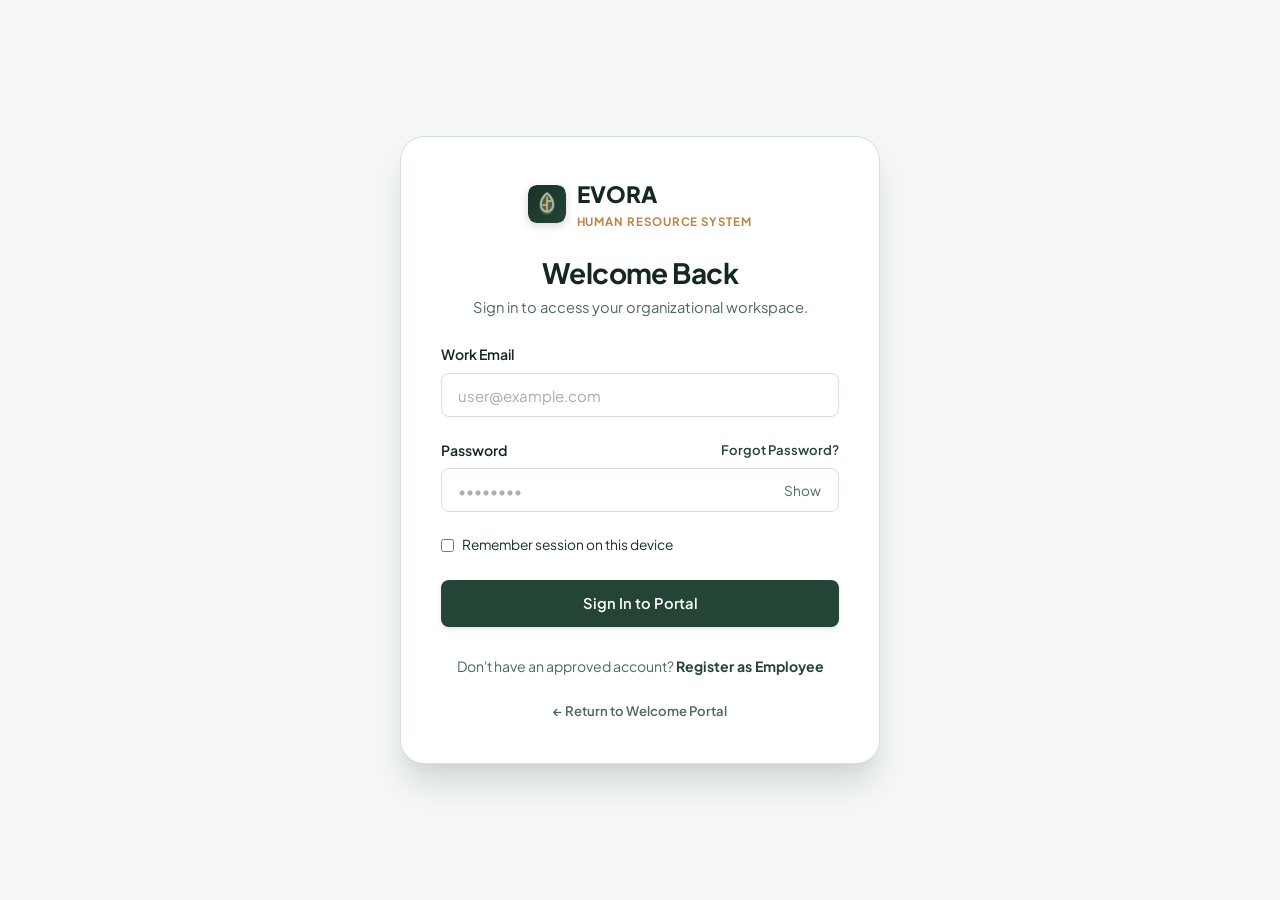
<file: frontend/pages/employee/leaves.html>
<!DOCTYPE html>
<html lang="en">
<head>
  <meta charset="UTF-8">
  <meta name="viewport" content="width=device-width, initial-scale=1.0">
  <meta name="description" content="Leave Management — EVORA HRMS">
  <title>Leave Requests — EVORA HRMS</title>
  <link rel="stylesheet" href="../../assets/css/style.css">
  <style>
    .grid-2 {
      display: grid;
      grid-template-columns: 1fr 1fr;
      gap: 1.25rem;
    }
    @media (max-width: 680px) {
      .grid-2 {
        grid-template-columns: 1fr;
      }
    }
  </style>
</head>
<body>

  <div class="portal-layout">
    <!-- Sidebar -->
    <aside class="sidebar">
      <div class="sidebar-header">
        <div style="display: flex; align-items: center; gap: 0.65rem;">
          <svg class="evora-leaf-logo" width="30" height="30" viewBox="0 0 34 34" fill="none" xmlns="http://www.w3.org/2000/svg" aria-hidden="true">
            <rect width="34" height="34" rx="8" fill="url(#evora-leaf-grad)"/>
            <path d="M17 6.5C17 6.5 24 10.5 24 18.5C24 23 20.2 26.5 17 26.5C13.8 26.5 10 23 10 18.5C10 10.5 17 6.5 17 6.5Z" fill="#A8B9A0" fill-opacity="0.3"/>
            <path d="M17 7.5C17 7.5 22.5 11 22.5 17.5C22.5 21.2 19.6 24 17 24C14.4 24 11.5 21.2 11.5 17.5C11.5 11 17 7.5 17 7.5Z" stroke="#A8B9A0" stroke-width="1.8" stroke-linecap="round" stroke-linejoin="round"/>
            <path d="M17 11V23.5M17 15C19 14 20.5 14.5 20.5 14.5M17 18.5C14.8 17.5 13.5 18 13.5 18" stroke="#D7A76D" stroke-width="1.6" stroke-linecap="round"/>
            <defs>
              <linearGradient id="evora-leaf-grad" x1="0" y1="0" x2="34" y2="34" gradientUnits="userSpaceOnUse">
                <stop stop-color="#193126"/>
                <stop offset="1" stop-color="#244536"/>
              </linearGradient>
            </defs>
          </svg>
          <span style="font-size: 1.25rem; font-weight: 800; color: #FFFFFF; letter-spacing: -0.02em;">EVORA</span>
        </div>
        <div class="brand-badge">Employee Workspace</div>
      </div>
      <ul class="sidebar-nav">
        <li class="sidebar-nav-item">
          <a href="dashboard.html" id="nav-emp-dash">
            <span><span class="nav-icon">&#9776;</span> Dashboard</span>
          </a>
        </li>
        <li class="sidebar-nav-item">
          <a href="attendance.html" id="nav-emp-attend">
            <span><span class="nav-icon">&#9201;</span> My Attendance</span>
          </a>
        </li>
        <li class="sidebar-nav-item">
          <a href="leaves.html" class="active" id="nav-emp-leaves">
            <span><span class="nav-icon">&#128197;</span> Leave Requests</span>
          </a>
        </li>
        <li class="sidebar-nav-item">
          <a href="profile.html" id="nav-emp-profile">
            <span><span class="nav-icon">&#128100;</span> My Profile</span>
          </a>
        </li>
      </ul>
      <div class="sidebar-footer">
        <button class="btn btn-secondary btn-sm" style="width: 100%; justify-content: flex-start; color: rgba(255,255,255,0.85); background: rgba(255,255,255,0.08); border-color: rgba(255,255,255,0.15);" onclick="EVORA.logout()">
          &larr; Sign Out
        </button>
      </div>
    </aside>

    <!-- Main Content -->
    <main class="main-content">
      <!-- Portal Topbar with Profile Avatar & Dropdown -->
      <div class="portal-topbar">
        <div class="topbar-left">
          <span style="font-size: 0.84rem; color: var(--color-text-muted); font-weight: 500;">
            EVORA HRMS &bull; <strong style="color: var(--color-forest-dark);">Employee Workspace</strong>
          </span>
        </div>
        <div class="topbar-right">
          <div class="profile-widget" id="profile-widget">
            <button class="profile-avatar-btn" id="profile-avatar-btn" aria-expanded="false" aria-haspopup="true" aria-label="Open user profile menu">
              <span class="avatar-initials" id="topbar-avatar-initials">—</span>
            </button>
            <div class="profile-dropdown" id="profile-dropdown" role="menu">
              <div class="dropdown-user-info">
                <div class="dropdown-avatar" id="dropdown-avatar-circle">—</div>
                <div class="dropdown-user-text">
                  <strong class="dropdown-user-name" id="dropdown-user-name">Loading...</strong>
                  <span class="dropdown-user-role badge badge-neutral" id="dropdown-user-role">EMPLOYEE</span>
                  <span class="dropdown-user-email" id="dropdown-user-email"></span>
                </div>
              </div>
              <hr class="dropdown-divider">
              <div class="dropdown-links">
                <a href="profile.html" class="dropdown-link" id="dropdown-view-profile" role="menuitem">
                  <span class="dropdown-link-icon">&#128100;</span> View Profile
                </a>
              </div>
              <hr class="dropdown-divider">
              <button type="button" class="dropdown-link dropdown-logout" role="menuitem" onclick="EVORA.logout()">
                <span class="dropdown-link-icon">&#8618;</span> Log Out
              </button>
            </div>
          </div>
        </div>
      </div>
      <header style="margin-bottom: 1.75rem;">
        <h1 style="font-size: 1.85rem; margin-bottom: 0.25rem;">Leave Management</h1>
        <p>Apply for scheduled or medical absences and track administrator review status.</p>
      </header>

      <!-- Leave Allowance Breakdown Cards -->
      <div class="stats-grid">
        <div class="stat-card">
          <div class="stat-header">
            <span class="stat-label">Casual Leave</span>
            <div class="stat-icon">&#127796;</div>
          </div>
          <div class="stat-value" id="leave-casual-bal">0 <span style="font-size: 0.95rem; font-weight: 500; color: var(--color-text-muted);">Days Left</span></div>
          <div class="stat-meta">Allowed: 12 days / year</div>
        </div>

        <div class="stat-card">
          <div class="stat-header">
            <span class="stat-label">Sick Leave</span>
            <div class="stat-icon">&#129658;</div>
          </div>
          <div class="stat-value" id="leave-sick-bal">0 <span style="font-size: 0.95rem; font-weight: 500; color: var(--color-text-muted);">Days Left</span></div>
          <div class="stat-meta">Allowed: 6 days / year</div>
        </div>

        <div class="stat-card">
          <div class="stat-header">
            <span class="stat-label">Paid Annual</span>
            <div class="stat-icon">&#128197;</div>
          </div>
          <div class="stat-value" id="leave-paid-bal">0 <span style="font-size: 0.95rem; font-weight: 500; color: var(--color-text-muted);">Days Used</span></div>
          <div class="stat-meta">Tracked this calendar year</div>
        </div>

        <div class="stat-card">
          <div class="stat-header">
            <span class="stat-label">Pending Approval</span>
            <div class="stat-icon">&#9203;</div>
          </div>
          <div class="stat-value" id="leave-pending-bal" style="color: var(--status-pending);">0</div>
          <div class="stat-meta">Under administrator review</div>
        </div>
      </div>

      <!-- Application Form -->
      <div class="card">
        <div class="card-header">
          <div>
            <div class="card-title">Submit New Leave Application</div>
            <div class="card-subtitle">Select leave category and date duration.</div>
          </div>
        </div>

        <form id="form-leave-apply" novalidate onsubmit="event.preventDefault(); applyLeave();">
          <div class="grid-2">
            <div class="form-group">
              <label class="form-label" for="leave-type">Leave Category</label>
              <select id="leave-type" class="form-control" required>
                <option value="casual">Casual Leave</option>
                <option value="sick">Sick / Medical Leave</option>
                <option value="paid">Paid Annual Leave</option>
                <option value="unpaid">Unpaid Leave</option>
              </select>
            </div>
            <div class="grid-2">
              <div class="form-group">
                <label class="form-label" for="leave-start">Start Date</label>
                <input type="date" id="leave-start" class="form-control" required>
              </div>
              <div class="form-group">
                <label class="form-label" for="leave-end">End Date</label>
                <input type="date" id="leave-end" class="form-control" required>
              </div>
            </div>
          </div>

          <div class="form-group">
            <label class="form-label" for="leave-reason">Reason for Absence</label>
            <textarea id="leave-reason" class="form-control" rows="3" placeholder="Provide context for your team supervisor..." required></textarea>
          </div>

          <button type="submit" class="btn btn-primary" id="btn-submit-leave">
            Submit Leave Request
          </button>
        </form>
      </div>

      <!-- Leave History Table -->
      <div class="card">
        <div class="card-header">
          <div>
            <div class="card-title">Leave History &amp; Review Status</div>
            <div class="card-subtitle">All requests logged in your profile from MySQL.</div>
          </div>
        </div>

        <div class="table-responsive">
          <table class="table">
            <thead>
              <tr>
                <th>Category</th>
                <th>Dates</th>
                <th>Reason</th>
                <th>Status</th>
                <th>Supervisor Remarks</th>
              </tr>
            </thead>
            <tbody id="leave-history-tbody">
              <tr>
                <td colspan="5" style="text-align:center; padding: 2rem; color: var(--color-text-muted);">
                  Loading your leave applications...
                </td>
              </tr>
            </tbody>
          </table>
        </div>
      </div>
    </main>
  </div>

  <script src="../../assets/js/main.js"></script>
  <script>
    document.addEventListener('DOMContentLoaded', async () => {
      const user = await EVORA.requireRole('employee');
      if (!user) return;

      // Restrict start date min to today
      const today = new Date().toISOString().split('T')[0];
      const startEl = document.getElementById('leave-start');
      const endEl = document.getElementById('leave-end');
      if (startEl) startEl.min = today;
      if (endEl) endEl.min = today;

      if (startEl && endEl) {
        startEl.addEventListener('change', () => {
          if (startEl.value) {
            endEl.min = startEl.value;
            if (endEl.value && endEl.value < startEl.value) {
              endEl.value = startEl.value;
            }
          }
        });
      }

      loadLeaves();
    });

    async function loadLeaves() {
      const tbody = document.getElementById('leave-history-tbody');
      tbody.innerHTML = `<tr><td colspan="5" style="text-align:center; padding: 2rem; color: var(--color-text-muted);">Loading leave records...</td></tr>`;

      try {
        const res = await EVORA.api('/employee/leaves.php');
        if (!res || !res.success) {
          tbody.innerHTML = `<tr><td colspan="5" style="text-align:center; color: var(--color-error); padding: 2rem;">Failed to load leave records: ${EVORA.escapeHtml(res?.message || 'Error')}</td></tr>`;
          return;
        }

        const data = res.data || res;
        const balance = data.balance || {};
        const leaves = data.leaves || [];

        // Update Balance Cards
        document.getElementById('leave-casual-bal').innerHTML = `${balance.casual_remaining ?? 12} <span style="font-size: 0.95rem; font-weight: 500; color: var(--color-text-muted);">Days Left</span>`;
        document.getElementById('leave-sick-bal').innerHTML = `${balance.sick_remaining ?? 6} <span style="font-size: 0.95rem; font-weight: 500; color: var(--color-text-muted);">Days Left</span>`;
        document.getElementById('leave-paid-bal').innerHTML = `${balance.paid_used ?? 0} <span style="font-size: 0.95rem; font-weight: 500; color: var(--color-text-muted);">Days Used</span>`;
        document.getElementById('leave-pending-bal').textContent = balance.total_pending ?? 0;

        renderLeaves(leaves);
      } catch (err) {
        tbody.innerHTML = `<tr><td colspan="5" style="text-align:center; color: var(--color-error); padding: 2rem;">Server error loading leave applications.</td></tr>`;
      }
    }

    function renderLeaves(leaves) {
      const tbody = document.getElementById('leave-history-tbody');
      if (!leaves.length) {
        tbody.innerHTML = `<tr><td colspan="5" style="text-align:center; padding: 2.5rem; color: var(--color-text-muted);">You have not submitted any leave applications yet.</td></tr>`;
        return;
      }

      tbody.innerHTML = leaves.map(l => {
        const isPending = l.status === 'pending';
        const isApproved = l.status === 'approved';
        const badgeClass = isPending ? 'badge-pending' : (isApproved ? 'badge-approved' : 'badge-rejected');
        const statusLabel = l.status ? (l.status.charAt(0).toUpperCase() + l.status.slice(1)) : 'Pending';
        const category = l.leave_type ? (l.leave_type.charAt(0).toUpperCase() + l.leave_type.slice(1)) : 'Casual';

        let remarks = '<em>Awaiting review</em>';
        if (l.admin_remarks) {
          remarks = EVORA.escapeHtml(l.admin_remarks);
          if (l.reviewer_name) remarks += ` <small style="color:var(--color-text-muted);">(${EVORA.escapeHtml(l.reviewer_name)})</small>`;
        } else if (!isPending) {
          remarks = l.reviewer_name ? `Reviewed by ${EVORA.escapeHtml(l.reviewer_name)}` : 'Decision recorded';
        }

        return `
          <tr>
            <td><strong>${EVORA.escapeHtml(category)}</strong></td>
            <td>${EVORA.escapeHtml(l.start_date)} &mdash; ${EVORA.escapeHtml(l.end_date)}</td>
            <td>${EVORA.escapeHtml(l.reason || '—')}</td>
            <td><span class="badge ${badgeClass}">${statusLabel}</span></td>
            <td>${remarks}</td>
          </tr>
        `;
      }).join('');
    }

    function normalizeDateInput(str) {
      if (!str) return '';
      str = str.trim();
      if (/^\d{4}-\d{2}-\d{2}$/.test(str)) return str;
      const parts = str.split(/[-/.]/);
      if (parts.length === 3 && parts[2].length === 4) {
        // DD-MM-YYYY -> YYYY-MM-DD
        return `${parts[2]}-${parts[1].padStart(2, '0')}-${parts[0].padStart(2, '0')}`;
      }
      return str;
    }

    async function applyLeave() {
      const type = document.getElementById('leave-type').value;
      const startRaw = document.getElementById('leave-start').value;
      const endRaw = document.getElementById('leave-end').value;
      const reason = document.getElementById('leave-reason').value.trim();
      const btn = document.getElementById('btn-submit-leave');

      if (!type || !startRaw || !endRaw || !reason) {
        EVORA.showToast('Please fill out all fields.', 'error');
        return;
      }

      const start = normalizeDateInput(startRaw);
      const end = normalizeDateInput(endRaw);

      if (end < start) {
        EVORA.showToast('End date cannot precede start date.', 'error');
        return;
      }

      btn.disabled = true;
      btn.textContent = 'Submitting Request...';

      try {
        const res = await EVORA.api('/employee/leaves.php', {
          method: 'POST',
          body: {
            leave_type: type,
            start_date: start,
            end_date: end,
            reason: reason
          }
        });

        if (res && res.success) {
          EVORA.showToast(res.message || 'Leave request submitted successfully.', 'success');
          document.getElementById('form-leave-apply').reset();
          loadLeaves();
        } else {
          EVORA.showToast(res?.message || 'Failed to submit leave application.', 'error');
        }
      } catch (err) {
        EVORA.showToast(err.message || 'Server error submitting leave request.', 'error');
      } finally {
        btn.disabled = false;
        btn.textContent = 'Submit Leave Request';
      }
    }

    window.renderLeaveHistory = loadLeaves;
  </script>
</body>
</html>
</file>
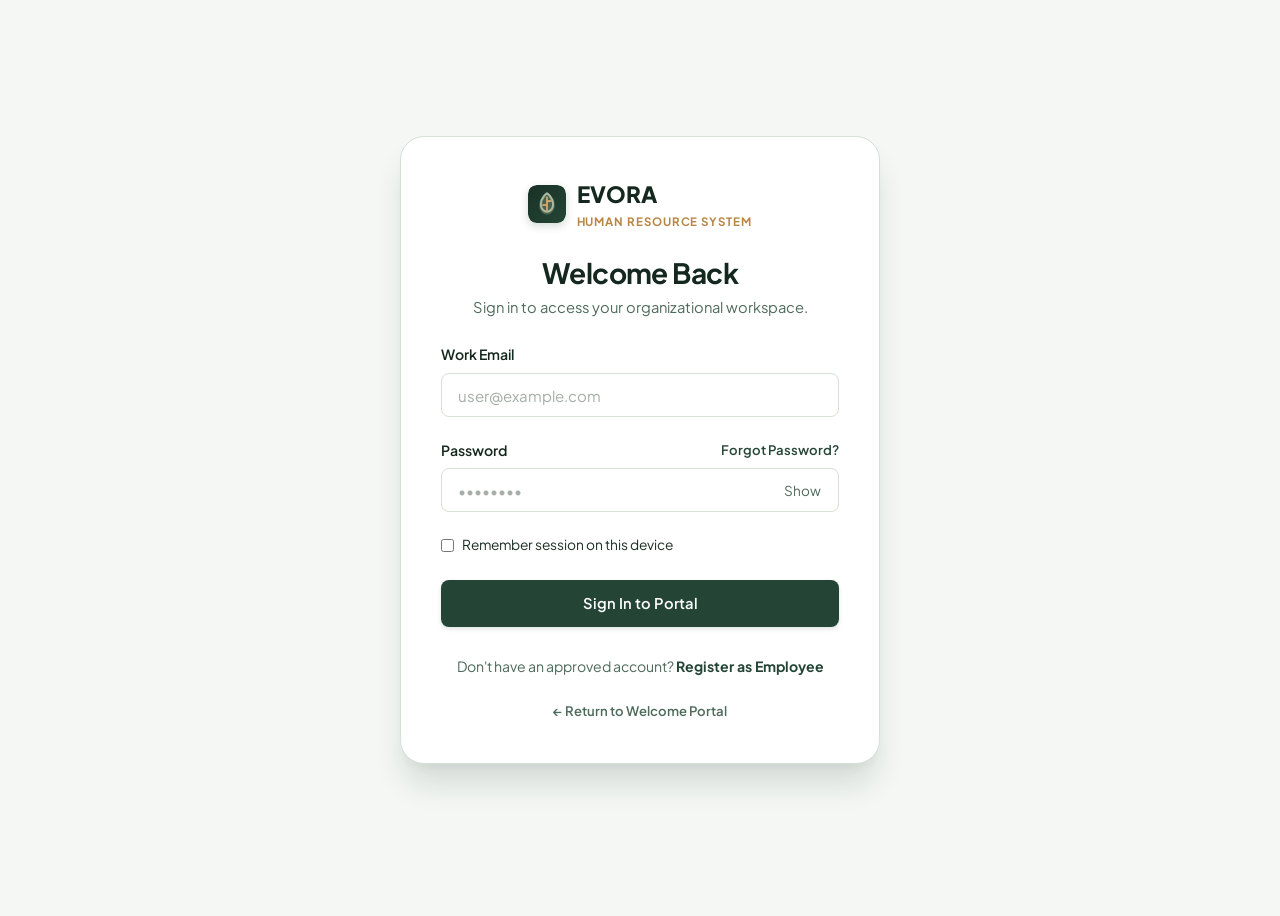
<file: frontend/pages/employee/profile.html>
<!DOCTYPE html>
<html lang="en">
<head>
  <meta charset="UTF-8">
  <meta name="viewport" content="width=device-width, initial-scale=1.0">
  <meta name="description" content="My Profile — EVORA HRMS">
  <title>My Profile — EVORA HRMS</title>
  <link rel="stylesheet" href="../../assets/css/style.css">
  <style>
    .profile-hero {
      background: #FFFFFF;
      border: 1px solid var(--color-border);
      border-radius: var(--radius-lg);
      padding: 2rem;
      display: flex;
      align-items: center;
      gap: 1.75rem;
      margin-bottom: 2rem;
      box-shadow: var(--shadow-sm);
      flex-wrap: wrap;
    }
    .profile-avatar-lg {
      width: 80px;
      height: 80px;
      border-radius: 50%;
      background: linear-gradient(135deg, var(--color-forest) 0%, var(--color-forest-light) 100%);
      color: #FFFFFF;
      display: flex;
      align-items: center;
      justify-content: center;
      font-size: 2rem;
      font-weight: 800;
      box-shadow: var(--shadow-md);
    }
    .grid-2 {
      display: grid;
      grid-template-columns: 1fr 1fr;
      gap: 1.25rem;
    }
    @media (max-width: 680px) {
      .grid-2 {
        grid-template-columns: 1fr;
      }
    }
  </style>
</head>
<body>

  <div class="portal-layout">
    <!-- Sidebar -->
    <aside class="sidebar">
      <div class="sidebar-header">
        <div style="display: flex; align-items: center; gap: 0.65rem;">
          <svg class="evora-leaf-logo" width="30" height="30" viewBox="0 0 34 34" fill="none" xmlns="http://www.w3.org/2000/svg" aria-hidden="true">
            <rect width="34" height="34" rx="8" fill="url(#evora-leaf-grad)"/>
            <path d="M17 6.5C17 6.5 24 10.5 24 18.5C24 23 20.2 26.5 17 26.5C13.8 26.5 10 23 10 18.5C10 10.5 17 6.5 17 6.5Z" fill="#A8B9A0" fill-opacity="0.3"/>
            <path d="M17 7.5C17 7.5 22.5 11 22.5 17.5C22.5 21.2 19.6 24 17 24C14.4 24 11.5 21.2 11.5 17.5C11.5 11 17 7.5 17 7.5Z" stroke="#A8B9A0" stroke-width="1.8" stroke-linecap="round" stroke-linejoin="round"/>
            <path d="M17 11V23.5M17 15C19 14 20.5 14.5 20.5 14.5M17 18.5C14.8 17.5 13.5 18 13.5 18" stroke="#D7A76D" stroke-width="1.6" stroke-linecap="round"/>
            <defs>
              <linearGradient id="evora-leaf-grad" x1="0" y1="0" x2="34" y2="34" gradientUnits="userSpaceOnUse">
                <stop stop-color="#193126"/>
                <stop offset="1" stop-color="#244536"/>
              </linearGradient>
            </defs>
          </svg>
          <span style="font-size: 1.25rem; font-weight: 800; color: #FFFFFF; letter-spacing: -0.02em;">EVORA</span>
        </div>
        <div class="brand-badge">Employee Workspace</div>
      </div>
      <ul class="sidebar-nav">
        <li class="sidebar-nav-item">
          <a href="dashboard.html" id="nav-emp-dash">
            <span><span class="nav-icon">&#9776;</span> Dashboard</span>
          </a>
        </li>
        <li class="sidebar-nav-item">
          <a href="attendance.html" id="nav-emp-attend">
            <span><span class="nav-icon">&#9201;</span> My Attendance</span>
          </a>
        </li>
        <li class="sidebar-nav-item">
          <a href="leaves.html" id="nav-emp-leaves">
            <span><span class="nav-icon">&#128197;</span> Leave Requests</span>
          </a>
        </li>
        <li class="sidebar-nav-item">
          <a href="profile.html" class="active" id="nav-emp-profile">
            <span><span class="nav-icon">&#128100;</span> My Profile</span>
          </a>
        </li>
      </ul>
      <div class="sidebar-footer">
        <button class="btn btn-secondary btn-sm" style="width: 100%; justify-content: flex-start; color: rgba(255,255,255,0.85); background: rgba(255,255,255,0.08); border-color: rgba(255,255,255,0.15);" onclick="EVORA.logout()">
          &larr; Sign Out
        </button>
      </div>
    </aside>

    <!-- Main Content -->
    <main class="main-content">
      <!-- Portal Topbar with Profile Avatar & Dropdown -->
      <div class="portal-topbar">
        <div class="topbar-left">
          <span style="font-size: 0.84rem; color: var(--color-text-muted); font-weight: 500;">
            EVORA HRMS &bull; <strong style="color: var(--color-forest-dark);">Employee Workspace</strong>
          </span>
        </div>
        <div class="topbar-right">
          <div class="profile-widget" id="profile-widget">
            <button class="profile-avatar-btn" id="profile-avatar-btn" aria-expanded="false" aria-haspopup="true" aria-label="Open user profile menu">
              <span class="avatar-initials" id="topbar-avatar-initials">—</span>
            </button>
            <div class="profile-dropdown" id="profile-dropdown" role="menu">
              <div class="dropdown-user-info">
                <div class="dropdown-avatar" id="dropdown-avatar-circle">—</div>
                <div class="dropdown-user-text">
                  <strong class="dropdown-user-name" id="dropdown-user-name">Loading...</strong>
                  <span class="dropdown-user-role badge badge-neutral" id="dropdown-user-role">EMPLOYEE</span>
                  <span class="dropdown-user-email" id="dropdown-user-email"></span>
                </div>
              </div>
              <hr class="dropdown-divider">
              <div class="dropdown-links">
                <a href="profile.html" class="dropdown-link" id="dropdown-view-profile" role="menuitem">
                  <span class="dropdown-link-icon">&#128100;</span> View Profile
                </a>
              </div>
              <hr class="dropdown-divider">
              <button type="button" class="dropdown-link dropdown-logout" role="menuitem" onclick="EVORA.logout()">
                <span class="dropdown-link-icon">&#8618;</span> Log Out
              </button>
            </div>
          </div>
        </div>
      </div>
      <header style="margin-bottom: 1.75rem;">
        <h1 style="font-size: 1.85rem; margin-bottom: 0.25rem;">My Personal Profile</h1>
        <p>Review contact information, employment attributes, and organizational credentials.</p>
      </header>

      <!-- Profile Summary Card -->
      <div class="profile-hero">
        <div class="profile-avatar-lg" id="profile-hero-avatar">EV</div>
        <div style="flex: 1;">
          <div style="display: flex; align-items: center; gap: 0.75rem; flex-wrap: wrap;">
            <h2 style="font-size: 1.5rem; margin: 0;" id="display-profile-name">Loading...</h2>
            <span class="badge badge-approved" id="profile-hero-badge">Approved Staff</span>
          </div>
          <div style="color: var(--color-text-muted); font-size: 0.95rem; margin-top: 0.25rem;">
            <span id="profile-hero-subtitle">—</span>
          </div>
          <div style="display: flex; gap: 1.5rem; margin-top: 0.75rem; font-size: 0.85rem; color: var(--color-text-muted); flex-wrap: wrap;">
            <div><strong>Employee ID:</strong> <span id="profile-hero-id">—</span></div>
            <div><strong>Joined:</strong> <span id="profile-hero-joined">—</span></div>
            <div><strong>Email:</strong> <span id="profile-hero-email">—</span></div>
          </div>
        </div>
      </div>

      <!-- Editable Profile Form -->
      <div class="card" style="max-width: 860px;">
        <div class="card-header">
          <div>
            <div class="card-title">Edit Contact Details</div>
            <div class="card-subtitle">Keep your organizational contact information up to date in MySQL.</div>
          </div>
        </div>

        <form id="form-profile" novalidate onsubmit="event.preventDefault(); saveProfile();">
          <div class="grid-2">
            <div class="form-group">
              <label class="form-label" for="profile-name">Full Name</label>
              <input type="text" id="profile-name" class="form-control" placeholder="Full name" required>
            </div>
            <div class="form-group">
              <label class="form-label" for="profile-email">Work Email (Locked by Admin)</label>
              <input type="email" id="profile-email" class="form-control" placeholder="Work email" disabled style="background-color: var(--color-ivory-light); cursor: not-allowed;">
            </div>
          </div>

          <div class="grid-2">
            <div class="form-group">
              <label class="form-label" for="profile-phone">Mobile Phone</label>
              <input type="tel" id="profile-phone" class="form-control" placeholder="+91 ...">
            </div>
            <div class="form-group">
              <label class="form-label" for="profile-dept">Department (Locked by Admin)</label>
              <input type="text" id="profile-dept" class="form-control" placeholder="Department" disabled style="background-color: var(--color-ivory-light); cursor: not-allowed;">
            </div>
          </div>

          <div class="grid-2">
            <div class="form-group">
              <label class="form-label" for="profile-designation">Designation (Locked by Admin)</label>
              <input type="text" id="profile-designation" class="form-control" placeholder="Designation" disabled style="background-color: var(--color-ivory-light); cursor: not-allowed;">
            </div>
            <div class="form-group">
              <label class="form-label" for="profile-role">Account Role</label>
              <input type="text" id="profile-role" class="form-control" placeholder="Role" disabled style="background-color: var(--color-ivory-light); cursor: not-allowed;">
            </div>
          </div>

          <div style="margin-top: 1.5rem; display: flex; gap: 1rem;">
            <button type="submit" class="btn btn-primary" id="btn-save-profile">
              Save Profile Changes
            </button>
            <button type="button" class="btn btn-secondary" onclick="loadProfile()">
              Reset / Cancel
            </button>
          </div>
        </form>
      </div>
    </main>
  </div>

  <script src="../../assets/js/main.js"></script>
  <script>
    document.addEventListener('DOMContentLoaded', async () => {
      const user = await EVORA.requireRole('employee');
      if (!user) return;

      loadProfile();
    });

    async function loadProfile() {
      try {
        const res = await EVORA.api('/employee/profile.php');
        if (!res || !res.success) {
          EVORA.showToast(res?.message || 'Failed to load profile.', 'error');
          return;
        }

        const u = res.data?.user || res.user || {};
        const name = u.full_name || 'Staff Member';
        const initials = name.split(' ').filter(Boolean).map(n => n[0]).join('').substring(0, 2).toUpperCase() || 'EV';
        const dept = u.department_name || 'General';
        const desig = u.designation || (u.role === 'admin' ? 'Administrator' : 'Staff Member');

        document.getElementById('display-profile-name').textContent = name;
        document.getElementById('profile-hero-avatar').textContent = initials;
        document.getElementById('profile-hero-subtitle').textContent = `${desig} • ${dept} Department`;
        document.getElementById('profile-hero-id').textContent = `EMP-${String(u.id).padStart(3, '0')}`;
        document.getElementById('profile-hero-joined').textContent = u.joined_date || (u.created_at ? u.created_at.split(' ')[0] : '—');
        document.getElementById('profile-hero-email').textContent = u.email;

        const badge = document.getElementById('profile-hero-badge');
        if (badge) {
          badge.textContent = u.status === 'approved' ? 'Approved Staff' : (u.status === 'pending' ? 'Pending Approval' : u.status);
          badge.className = u.status === 'approved' ? 'badge badge-approved' : 'badge badge-pending';
        }

        document.getElementById('profile-name').value = name;
        document.getElementById('profile-email').value = u.email;
        document.getElementById('profile-phone').value = u.phone || '';
        document.getElementById('profile-dept').value = dept;
        document.getElementById('profile-designation').value = desig;
        document.getElementById('profile-role').value = (u.role || 'employee').toUpperCase();

      } catch (err) {
        EVORA.showToast('Server error loading profile.', 'error');
      }
    }

    async function saveProfile() {
      const btn = document.getElementById('btn-save-profile');
      const fullName = document.getElementById('profile-name').value.trim();
      const phone = document.getElementById('profile-phone').value.trim();

      if (!fullName) {
        EVORA.showToast('Please enter your full name.', 'error');
        return;
      }

      btn.disabled = true;
      btn.textContent = 'Saving Changes...';

      try {
        const res = await EVORA.api('/employee/profile.php', {
          method: 'POST',
          body: { full_name: fullName, phone }
        });

        if (res && res.success) {
          EVORA.showToast(res.message || 'Profile updated successfully.', 'success');
          loadProfile();
        } else {
          EVORA.showToast(res?.message || 'Failed to update profile.', 'error');
        }
      } catch (err) {
        EVORA.showToast(err.message || 'Server error updating profile.', 'error');
      } finally {
        btn.disabled = false;
        btn.textContent = 'Save Profile Changes';
      }
    }
  </script>
</body>
</html>
</file>
<file: frontend/assets/css/style.css>
/* =====================================================================
   EVORA HRMS — Premium Design System & Core Stylesheet
   Color Palette: Warm Ivory (#F6F3EA), Sage Green (#A8B9A0),
   Forest Green (#244536), Muted Gold (#D7A76D), Pure White (#FFFFFF)
   ===================================================================== */

@import url('https://fonts.googleapis.com/css2?family=Plus+Jakarta+Sans:ital,wght@0,300;0,400;0,500;0,600;0,700;0,800;1,400&family=Playfair+Display:ital,wght@0,600;1,600&display=swap');

:root {
  /* Core Brand Tokens — Rich EVORA Dark Green Theme */
  --color-ivory: #F4F7F4;          /* Clean natural soft sage-tinted light background */
  --color-ivory-light: #EBF2EC;    /* Soft natural tint for secondary sections */
  --color-ivory-card: #FFFFFF;     /* Crisp white cards */
  --color-ivory-subtle: #DEECE1;   /* Natural subtle divider */
  --color-border: #D3E1D7;         /* Soft clean forest-tinted border */
  --color-border-subtle: #E8F0EA;  /* Hairline border */
  
  --color-sage: #527C65;           /* Rich Sage Green accent */
  --color-sage-light: #E3EFE7;     /* Soft sage light */
  --color-sage-subtle: #E8F4EC;    /* Fresh mint/sage badge & icon background */
  --color-sage-dark: #325241;      /* Deep sage */
  
  --color-forest: #244536;         /* Signature EVORA Dark Green */
  --color-forest-dark: #14281F;    /* Deep Forest Green (headings, sidebar, footer) */
  --color-forest-light: #2E5643;   /* Medium Forest Green accent */
  --color-forest-hover: #173325;   /* Rich dark hover */
  
  --color-gold: #D7A76D;           /* Warm Muted Gold accent */
  --color-gold-light: #FAF4EB;     /* Soft warm gold tint */
  --color-gold-dark: #B88544;      /* Rich amber gold */
  
  --color-charcoal: #14281F;       /* Deep Forest Charcoal */
  --color-text-main: #1A2F24;      /* High-contrast rich dark forest body text */
  --color-text-muted: #4D6A5A;     /* Readable natural muted forest-slate */
  --color-text-light: #FFFFFF;     /* Pure white */
  
  /* Status Semantics — Clear, Standard & Cohesive */
  --status-pending: #C97A1E;
  --status-pending-bg: #FEF6EB;
  --status-pending-border: #F7D9B2;
  
  --status-approved: #244536;
  --status-approved-bg: #EAF4EE;
  --status-approved-border: #BCD9C5;
  
  --status-rejected: #C0392B;
  --status-rejected-bg: #FDEEED;
  --status-rejected-border: #F5C6C2;

  --status-present: #244536;
  --status-present-bg: #EAF4EE;
  --status-late: #C97A1E;
  --status-late-bg: #FEF6EB;
  --status-halfday: #416954;
  --status-halfday-bg: #EAF2ED;

  /* Typography */
  --font-sans: 'Plus Jakarta Sans', -apple-system, BlinkMacSystemFont, 'Segoe UI', Roboto, sans-serif;
  --font-serif: 'Playfair Display', Georgia, serif;
  
  /* Radii & Shadows */
  --radius-xs: 4px;
  --radius-sm: 8px;
  --radius-md: 12px;
  --radius-lg: 16px;
  --radius-xl: 24px;
  --radius-full: 9999px;

  --shadow-xs: 0 1px 2px rgba(20, 40, 31, 0.04);
  --shadow-sm: 0 1px 3px rgba(20, 40, 31, 0.07), 0 1px 2px rgba(20, 40, 31, 0.04);
  --shadow-md: 0 4px 8px -1px rgba(20, 40, 31, 0.08), 0 2px 4px -2px rgba(20, 40, 31, 0.04);
  --shadow-lg: 0 12px 20px -4px rgba(20, 40, 31, 0.1), 0 4px 8px -4px rgba(20, 40, 31, 0.05);
  --shadow-xl: 0 24px 32px -6px rgba(20, 40, 31, 0.14), 0 8px 12px -6px rgba(20, 40, 31, 0.06);
  
  /* Transitions */
  --transition-fast: 0.15s cubic-bezier(0.4, 0, 0.2, 1);
  --transition-normal: 0.25s cubic-bezier(0.4, 0, 0.2, 1);
  --transition-smooth: 0.35s cubic-bezier(0.16, 1, 0.3, 1);
}

/* ---------------- Global Reset & Typography ---------------- */
*, *::before, *::after {
  box-sizing: border-box;
  margin: 0;
  padding: 0;
}

html {
  scroll-behavior: smooth;
  font-size: 16px;
  text-size-adjust: 100%;
}

body {
  font-family: var(--font-sans);
  background-color: var(--color-ivory);
  color: var(--color-text-main);
  line-height: 1.6;
  min-height: 100vh;
  display: flex;
  flex-direction: column;
  -webkit-font-smoothing: antialiased;
  -moz-osx-font-smoothing: grayscale;
  overflow-x: hidden;
}

h1, h2, h3, h4, h5, h6 {
  color: var(--color-forest-dark);
  font-weight: 700;
  line-height: 1.25;
  letter-spacing: -0.02em;
}

h1 { font-size: 2.5rem; }
h2 { font-size: 1.85rem; }
h3 { font-size: 1.35rem; }
h4 { font-size: 1.1rem; }

p {
  color: var(--color-text-muted);
}

a {
  color: var(--color-forest);
  text-decoration: none;
  transition: color var(--transition-fast);
}

a:hover {
  color: var(--color-forest-dark);
}

button, input, select, textarea {
  font-family: inherit;
}

/* Accessible Focus States */
:focus-visible {
  outline: 2px solid var(--color-forest);
  outline-offset: 3px;
}

/* ---------------- Layout Framework ---------------- */
.container {
  width: 100%;
  max-width: 1200px;
  margin-left: auto;
  margin-right: auto;
  padding-left: 1.5rem;
  padding-right: 1.5rem;
}

.portal-layout {
  display: flex;
  min-height: 100vh;
  width: 100%;
  background-color: var(--color-ivory);
  position: relative;
}

.sidebar {
  width: 270px;
  background-color: var(--color-forest-dark);
  color: #FFFFFF;
  display: flex;
  flex-direction: column;
  flex-shrink: 0;
  position: fixed;
  top: 0;
  left: 0;
  bottom: 0;
  height: 100vh;
  height: 100dvh;
  overflow: hidden;
  border-right: 1px solid rgba(255, 255, 255, 0.08);
  transition: transform var(--transition-smooth);
  z-index: 100;
}

.sidebar-header {
  padding: 1.5rem 1.5rem 1.15rem;
  border-bottom: 1px solid rgba(255, 255, 255, 0.08);
  flex-shrink: 0;
}

.brand-badge {
  display: inline-flex;
  align-items: center;
  gap: 0.4rem;
  font-size: 0.72rem;
  font-weight: 700;
  letter-spacing: 0.06em;
  text-transform: uppercase;
  color: var(--color-sage);
  margin-top: 0.35rem;
}

.brand-badge::before {
  content: '';
  width: 6px;
  height: 6px;
  border-radius: 50%;
  background-color: var(--color-sage);
}

.sidebar-nav {
  list-style: none;
  padding: 1.25rem 0.85rem;
  flex: 1 1 auto;
  min-height: 0;
  display: flex;
  flex-direction: column;
  gap: 0.35rem;
  overflow-y: auto;
  overflow-x: hidden;
}

.sidebar-nav-item a {
  display: flex;
  align-items: center;
  justify-content: space-between;
  padding: 0.75rem 1rem;
  color: rgba(255, 255, 255, 0.78);
  font-weight: 500;
  font-size: 0.92rem;
  border-radius: var(--radius-sm);
  transition: all var(--transition-fast);
}

.sidebar-nav-item a:hover {
  color: #FFFFFF;
  background-color: rgba(255, 255, 255, 0.08);
}

.sidebar-nav-item a.active {
  color: #FFFFFF;
  background-color: rgba(168, 185, 160, 0.16);
  font-weight: 600;
  box-shadow: inset 3px 0 0 0 var(--color-sage);
}

.sidebar-nav-item a .nav-icon {
  margin-right: 0.75rem;
  font-size: 1.1rem;
  width: 22px;
  display: inline-flex;
  justify-content: center;
  opacity: 0.9;
}

.sidebar-footer {
  padding: 1.25rem 1.5rem 1.75rem;
  border-top: 1px solid rgba(255, 255, 255, 0.08);
  background: rgba(0, 0, 0, 0.15);
  margin-top: auto;
  flex-shrink: 0; /* Ensures logout button remains fixed, visible, and unclipped at the bottom */
}

.main-content {
  flex: 1 1 auto;
  padding: 1.75rem 2.25rem 3rem;
  max-width: 1400px;
  min-width: 0;
}

/* ---------------- EVORA Leaf Logo ---------------- */
.evora-leaf-logo {
  display: inline-block;
  vertical-align: middle;
  flex-shrink: 0;
  border-radius: var(--radius-sm);
  box-shadow: 0 3px 8px rgba(36, 69, 54, 0.2);
}

/* ---------------- Portal Topbar & Profile Dropdown ---------------- */
.portal-topbar {
  display: flex;
  align-items: center;
  justify-content: space-between;
  margin-bottom: 1.5rem;
  padding-bottom: 0.85rem;
  border-bottom: 1px solid var(--color-border);
  position: relative;
}

.topbar-left {
  display: flex;
  align-items: center;
  gap: 0.75rem;
}

.topbar-right {
  display: flex;
  align-items: center;
  gap: 1rem;
  margin-left: auto;
}

.profile-widget {
  position: relative;
  display: inline-block;
}

.profile-avatar-btn {
  width: 44px;
  height: 44px;
  border-radius: 50%;
  background: linear-gradient(135deg, var(--color-forest) 0%, #193126 100%);
  color: var(--color-sage);
  border: 2px solid var(--color-border);
  display: flex;
  align-items: center;
  justify-content: center;
  font-weight: 700;
  font-size: 0.95rem;
  cursor: pointer;
  transition: all var(--transition-fast);
  box-shadow: var(--shadow-xs);
  outline: none;
}

.profile-avatar-btn:hover,
.profile-avatar-btn:focus-visible {
  border-color: var(--color-sage);
  transform: scale(1.05);
  box-shadow: var(--shadow-sm);
}

.profile-dropdown {
  position: absolute;
  top: calc(100% + 12px);
  right: 0;
  width: 270px;
  background-color: #FFFFFF;
  border: 1px solid var(--color-border);
  border-radius: var(--radius-md);
  box-shadow: var(--shadow-xl);
  padding: 0.85rem;
  opacity: 0;
  visibility: hidden;
  transform: translateY(-8px);
  transition: opacity var(--transition-normal), transform var(--transition-normal), visibility var(--transition-normal);
  z-index: 1000;
}

.profile-dropdown.show {
  opacity: 1;
  visibility: visible;
  transform: translateY(0);
}

.dropdown-user-info {
  display: flex;
  align-items: center;
  gap: 0.75rem;
  padding: 0.5rem 0.35rem 0.75rem;
}

.dropdown-avatar {
  width: 44px;
  height: 44px;
  border-radius: 50%;
  background: var(--color-forest);
  color: #FFFFFF;
  display: flex;
  align-items: center;
  justify-content: center;
  font-weight: 700;
  font-size: 1rem;
  flex-shrink: 0;
}

.dropdown-user-text {
  display: flex;
  flex-direction: column;
  overflow: hidden;
}

.dropdown-user-name {
  font-size: 0.94rem;
  font-weight: 700;
  color: var(--color-forest-dark);
  white-space: nowrap;
  overflow: hidden;
  text-overflow: ellipsis;
}

.dropdown-user-role {
  margin-top: 0.25rem;
  align-self: flex-start;
  font-size: 0.68rem;
  padding: 0.15rem 0.5rem;
}

.dropdown-user-email {
  font-size: 0.78rem;
  color: var(--color-text-muted);
  white-space: nowrap;
  overflow: hidden;
  text-overflow: ellipsis;
  margin-top: 0.2rem;
}

.dropdown-divider {
  border: none;
  border-top: 1px solid var(--color-border-subtle);
  margin: 0.5rem 0;
}

.dropdown-links {
  display: flex;
  flex-direction: column;
  gap: 0.2rem;
}

.dropdown-link {
  display: flex;
  align-items: center;
  gap: 0.65rem;
  padding: 0.6rem 0.75rem;
  color: var(--color-text-main);
  font-size: 0.88rem;
  font-weight: 500;
  border-radius: var(--radius-xs);
  background: none;
  border: none;
  width: 100%;
  text-align: left;
  cursor: pointer;
  transition: all var(--transition-fast);
  text-decoration: none;
}

.dropdown-link:hover {
  background-color: var(--color-ivory-light);
  color: var(--color-forest-dark);
}

.dropdown-link-icon {
  font-size: 1rem;
  opacity: 0.85;
  display: inline-flex;
  width: 18px;
  justify-content: center;
}

.dropdown-logout {
  color: var(--status-rejected);
  font-weight: 600;
}

.dropdown-logout:hover {
  background-color: var(--status-rejected-bg);
  color: var(--status-rejected);
}

/* ---------------- Top Banner (Demo Mode - Removed) ---------------- */
.demo-banner {
  display: none !important;
}

/* ---------------- Cards & Surfaces ---------------- */
.card {
  background-color: var(--color-ivory-card);
  border: 1px solid var(--color-border);
  border-radius: var(--radius-md);
  padding: 1.75rem;
  box-shadow: var(--shadow-sm);
  margin-bottom: 1.75rem;
  transition: box-shadow var(--transition-normal), border-color var(--transition-normal);
}

.card:hover {
  box-shadow: var(--shadow-md);
}

.card-header {
  display: flex;
  align-items: center;
  justify-content: space-between;
  margin-bottom: 1.25rem;
  flex-wrap: wrap;
  gap: 0.75rem;
}

.card-title {
  font-size: 1.2rem;
  font-weight: 700;
  color: var(--color-forest-dark);
}

.card-subtitle {
  font-size: 0.88rem;
  color: var(--color-text-muted);
  margin-top: 0.2rem;
}

/* ---------------- Stat Cards ---------------- */
.stats-grid {
  display: grid;
  grid-template-columns: repeat(auto-fit, minmax(230px, 1fr));
  gap: 1.25rem;
  margin-bottom: 1.75rem;
}

.stat-card {
  background-color: #FFFFFF;
  border: 1px solid var(--color-border);
  border-radius: var(--radius-md);
  padding: 1.35rem 1.5rem;
  box-shadow: var(--shadow-xs);
  display: flex;
  flex-direction: column;
  justify-content: space-between;
  position: relative;
  overflow: hidden;
  transition: all var(--transition-normal);
}

.stat-card:hover {
  transform: translateY(-2px);
  box-shadow: var(--shadow-md);
  border-color: var(--color-sage);
}

.stat-header {
  display: flex;
  align-items: center;
  justify-content: space-between;
}

.stat-label {
  font-size: 0.85rem;
  font-weight: 600;
  color: var(--color-text-muted);
  text-transform: uppercase;
  letter-spacing: 0.04em;
}

.stat-icon {
  width: 36px;
  height: 36px;
  border-radius: var(--radius-sm);
  display: flex;
  align-items: center;
  justify-content: center;
  font-size: 1.1rem;
  background-color: var(--color-sage-subtle);
  color: var(--color-forest);
}

.stat-value {
  font-size: 2.15rem;
  font-weight: 800;
  color: var(--color-forest-dark);
  margin: 0.6rem 0 0.25rem;
  line-height: 1.1;
  letter-spacing: -0.03em;
}

.stat-meta {
  font-size: 0.82rem;
  color: var(--color-text-muted);
  display: flex;
  align-items: center;
  gap: 0.4rem;
}

/* ---------------- Buttons ---------------- */
.btn {
  display: inline-flex;
  align-items: center;
  justify-content: center;
  gap: 0.5rem;
  font-family: var(--font-sans);
  font-size: 0.92rem;
  font-weight: 600;
  padding: 0.7rem 1.4rem;
  border-radius: var(--radius-sm);
  border: 1px solid transparent;
  cursor: pointer;
  transition: all var(--transition-fast);
  text-align: center;
  line-height: 1.2;
}

.btn-sm {
  padding: 0.45rem 0.9rem;
  font-size: 0.82rem;
}

.btn-lg {
  padding: 0.9rem 1.85rem;
  font-size: 1rem;
  border-radius: var(--radius-md);
}

.btn-primary {
  background-color: var(--color-forest);
  color: #FFFFFF;
  box-shadow: 0 2px 4px rgba(36, 69, 54, 0.15);
}

.btn-primary:hover {
  background-color: var(--color-forest-hover);
  color: #FFFFFF;
  transform: translateY(-1px);
  box-shadow: 0 4px 10px rgba(36, 69, 54, 0.22);
}

.btn-secondary {
  background-color: var(--color-ivory-light);
  color: var(--color-forest);
  border: 1px solid var(--color-border);
}

.btn-secondary:hover {
  background-color: var(--color-sage-subtle);
  border-color: var(--color-sage);
  color: var(--color-forest-dark);
}

.btn-outline {
  background-color: transparent;
  color: var(--color-forest);
  border: 1px solid var(--color-forest);
}

.btn-outline:hover {
  background-color: var(--color-forest);
  color: #FFFFFF;
}

.btn-danger {
  background-color: var(--status-rejected);
  color: #FFFFFF;
}

.btn-danger:hover {
  background-color: #9C352E;
}

.btn:disabled, .btn[disabled] {
  opacity: 0.6;
  cursor: not-allowed;
  transform: none !important;
  box-shadow: none !important;
}

/* ---------------- Form Elements ---------------- */
.form-group {
  margin-bottom: 1.35rem;
}

.form-label {
  display: block;
  font-weight: 600;
  font-size: 0.88rem;
  margin-bottom: 0.45rem;
  color: var(--color-forest-dark);
}

.form-control {
  width: 100%;
  padding: 0.72rem 1rem;
  font-family: var(--font-sans);
  font-size: 0.94rem;
  color: var(--color-text-main);
  background-color: #FFFFFF;
  border: 1px solid var(--color-border);
  border-radius: var(--radius-sm);
  transition: border-color var(--transition-fast), box-shadow var(--transition-fast);
}

.form-control:focus {
  outline: none;
  border-color: var(--color-forest);
  box-shadow: 0 0 0 3px rgba(36, 69, 54, 0.12);
}

.form-control::placeholder {
  color: #A3AFA7;
}

.form-control.is-invalid {
  border-color: var(--status-rejected);
  background-color: #FFFDFD;
}

.invalid-feedback {
  display: none;
  font-size: 0.8rem;
  color: var(--status-rejected);
  margin-top: 0.35rem;
  font-weight: 500;
}

.form-control.is-invalid ~ .invalid-feedback {
  display: block;
}

.password-input-wrap {
  position: relative;
}

.password-input-wrap .form-control {
  padding-right: 2.75rem;
}

.password-toggle-btn {
  position: absolute;
  right: 0.75rem;
  top: 50%;
  transform: translateY(-50%);
  background: none;
  border: none;
  color: var(--color-text-muted);
  cursor: pointer;
  font-size: 0.85rem;
  padding: 0.35rem;
  border-radius: var(--radius-xs);
  display: flex;
  align-items: center;
  justify-content: center;
}

.password-toggle-btn:hover {
  color: var(--color-forest);
}

/* ---------------- Badges ---------------- */
.badge {
  display: inline-flex;
  align-items: center;
  gap: 0.35rem;
  padding: 0.3rem 0.75rem;
  font-size: 0.75rem;
  font-weight: 700;
  border-radius: var(--radius-full);
  letter-spacing: 0.04em;
  text-transform: uppercase;
  line-height: 1;
}

.badge-approved, .badge-present {
  background-color: var(--status-approved-bg);
  color: var(--status-approved);
  border: 1px solid var(--status-approved-border);
}

.badge-pending, .badge-late {
  background-color: var(--status-pending-bg);
  color: var(--status-pending);
  border: 1px solid var(--status-pending-border);
}

.badge-rejected, .badge-absent {
  background-color: var(--status-rejected-bg);
  color: var(--status-rejected);
  border: 1px solid var(--status-rejected-border);
}

.badge-neutral {
  background-color: var(--color-ivory-subtle);
  color: var(--color-text-muted);
  border: 1px solid var(--color-border);
}

/* ---------------- Tables ---------------- */
.table-responsive {
  width: 100%;
  overflow-x: auto;
  -webkit-overflow-scrolling: touch;
}

.table {
  width: 100%;
  border-collapse: separate;
  border-spacing: 0;
  text-align: left;
}

.table th {
  background-color: var(--color-ivory-subtle);
  color: var(--color-forest-dark);
  font-weight: 700;
  font-size: 0.82rem;
  text-transform: uppercase;
  letter-spacing: 0.05em;
  padding: 0.85rem 1.1rem;
  border-top: 1px solid var(--color-border);
  border-bottom: 1px solid var(--color-border);
  white-space: nowrap;
}

.table th:first-child {
  border-top-left-radius: var(--radius-sm);
  border-bottom-left-radius: var(--radius-sm);
  border-left: 1px solid var(--color-border);
}

.table th:last-child {
  border-top-right-radius: var(--radius-sm);
  border-bottom-right-radius: var(--radius-sm);
  border-right: 1px solid var(--color-border);
}

.table td {
  padding: 1rem 1.1rem;
  border-bottom: 1px solid var(--color-border-subtle);
  font-size: 0.92rem;
  color: var(--color-text-main);
  vertical-align: middle;
}

.table tbody tr {
  transition: background-color var(--transition-fast);
}

.table tbody tr:hover {
  background-color: #FAF8F3;
}

/* ---------------- Modals ---------------- */
.modal-backdrop {
  position: fixed;
  inset: 0;
  background-color: rgba(25, 49, 38, 0.45);
  backdrop-filter: blur(4px);
  display: flex;
  align-items: center;
  justify-content: center;
  padding: 1.5rem;
  z-index: 1000;
  opacity: 0;
  visibility: hidden;
  transition: all var(--transition-normal);
}

.modal-backdrop.active {
  opacity: 1;
  visibility: visible;
}

.modal {
  background-color: #FFFFFF;
  border: 1px solid var(--color-border);
  border-radius: var(--radius-lg);
  max-width: 520px;
  width: 100%;
  box-shadow: var(--shadow-xl);
  overflow: hidden;
  transform: translateY(12px) scale(0.98);
  transition: transform var(--transition-smooth);
}

.modal-backdrop.active .modal {
  transform: translateY(0) scale(1);
}

.modal-header {
  padding: 1.4rem 1.75rem;
  border-bottom: 1px solid var(--color-border-subtle);
  display: flex;
  align-items: center;
  justify-content: space-between;
}

.modal-title {
  font-size: 1.25rem;
  font-weight: 700;
  color: var(--color-forest-dark);
}

.modal-close {
  background: none;
  border: none;
  font-size: 1.4rem;
  color: var(--color-text-muted);
  cursor: pointer;
  padding: 0.2rem;
  line-height: 1;
  border-radius: var(--radius-xs);
}

.modal-close:hover {
  color: var(--color-forest-dark);
}

.modal-body {
  padding: 1.75rem;
}

.modal-footer {
  padding: 1.1rem 1.75rem;
  border-top: 1px solid var(--color-border-subtle);
  background-color: var(--color-ivory-light);
  display: flex;
  justify-content: flex-end;
  gap: 0.75rem;
}

/* ---------------- Toast Notifications ---------------- */
#toast-container {
  position: fixed;
  bottom: 1.75rem;
  right: 1.75rem;
  display: flex;
  flex-direction: column;
  gap: 0.65rem;
  z-index: 2000;
  pointer-events: none;
}

.toast {
  pointer-events: auto;
  background-color: #FFFFFF;
  border-left: 4px solid var(--color-forest);
  border-radius: var(--radius-sm);
  box-shadow: var(--shadow-lg);
  padding: 0.9rem 1.35rem;
  font-size: 0.9rem;
  color: var(--color-text-main);
  min-width: 290px;
  max-width: 420px;
  display: flex;
  align-items: center;
  justify-content: space-between;
  gap: 1rem;
  transform: translateX(100%);
  opacity: 0;
  animation: slideInRight 0.3s cubic-bezier(0.16, 1, 0.3, 1) forwards;
  border: 1px solid var(--color-border);
  border-left-width: 4px;
}

.toast.toast-success { border-left-color: var(--status-approved); }
.toast.toast-error { border-left-color: var(--status-rejected); }
.toast.toast-warning { border-left-color: var(--color-gold); }
.toast.toast-info { border-left-color: var(--color-forest); }

@keyframes slideInRight {
  to {
    transform: translateX(0);
    opacity: 1;
  }
}

/* ---------------- Notice Boxes ---------------- */
.notice-box {
  background-color: var(--color-ivory-subtle);
  border: 1px solid var(--color-border);
  border-left: 4px solid var(--color-forest);
  border-radius: var(--radius-sm);
  padding: 1rem 1.25rem;
  margin-bottom: 1.5rem;
  font-size: 0.88rem;
  color: var(--color-text-muted);
}

.notice-box.notice-demo {
  background-color: #F8F5EC;
  border-color: #E6DCBF;
  border-left-color: var(--color-gold);
}

.notice-box.notice-pending {
  background-color: var(--status-pending-bg);
  border-color: var(--status-pending-border);
  border-left-color: var(--status-pending);
}

/* ---------------- Simple Visual Charts ---------------- */
.visual-chart {
  display: flex;
  align-items: flex-end;
  gap: 0.85rem;
  height: 180px;
  padding: 1.25rem 0.5rem 0.25rem;
  border-bottom: 1px solid var(--color-border);
  margin-top: 1rem;
}

.chart-bar-group {
  flex: 1;
  display: flex;
  flex-direction: column;
  align-items: center;
  height: 100%;
  justify-content: flex-end;
}

.chart-bar {
  width: 100%;
  max-width: 32px;
  background-color: var(--color-sage);
  border-radius: var(--radius-xs) var(--radius-xs) 0 0;
  transition: height 0.6s cubic-bezier(0.16, 1, 0.3, 1), background-color var(--transition-fast);
  position: relative;
}

.chart-bar:hover {
  background-color: var(--color-forest);
}

.chart-label {
  font-size: 0.75rem;
  color: var(--color-text-muted);
  margin-top: 0.5rem;
  font-weight: 500;
}

/* ---------------- Responsive Styles ---------------- */
@media (min-width: 993px) {
  body:has(.portal-layout) {
    height: 100vh;
    height: 100dvh;
    overflow: hidden;
  }

  .portal-layout {
    margin-left: 270px;
    width: calc(100% - 270px);
    flex: 1 1 auto;
    min-height: 0;
    height: 100%;
    overflow: hidden;
    display: flex;
    flex-direction: column;
  }

  .main-content {
    overflow-y: auto;
    height: 100%;
    min-height: 0;
  }
}

@media (max-width: 992px) {
  .portal-layout {
    flex-direction: column;
    margin-left: 0;
    width: 100%;
    height: auto;
    min-height: 100vh;
    overflow: visible;
  }

  .sidebar {
    width: 100%;
    height: auto;
    position: relative;
    top: auto;
    left: auto;
    bottom: auto;
    border-right: none;
    border-bottom: 1px solid rgba(255, 255, 255, 0.1);
  }

  .sidebar-nav {
    flex-direction: row;
    flex-wrap: wrap;
    padding: 0.5rem;
    overflow: visible;
  }

  .main-content {
    padding: 1.5rem 1.25rem;
    overflow: visible;
    height: auto;
  }
}

@media (max-width: 640px) {
  h1 { font-size: 2rem; }
  h2 { font-size: 1.5rem; }
  
  .stats-grid {
    grid-template-columns: 1fr;
  }
  
  .main-content {
    padding: 1.25rem 1rem;
  }
}

@media (prefers-reduced-motion: reduce) {
  *, *::before, *::after {
    animation-duration: 0.01ms !important;
    animation-iteration-count: 1 !important;
    transition-duration: 0.01ms !important;
    scroll-behavior: auto !important;
  }
}

/* ---------------- Notifications Widget ---------------- */
.notif-widget {
  position: relative;
}

.notif-btn {
  position: relative;
  background: #FFFFFF;
  border: 1px solid var(--color-border);
  border-radius: 50%;
  width: 40px;
  height: 40px;
  display: flex;
  align-items: center;
  justify-content: center;
  cursor: pointer;
  color: var(--color-forest);
  font-size: 1.1rem;
  transition: all var(--transition-fast);
}

.notif-btn:hover {
  background-color: var(--color-ivory-light);
  border-color: var(--color-sage);
}

.notif-badge {
  position: absolute;
  top: -4px;
  right: -4px;
  background-color: var(--status-rejected);
  color: #FFFFFF;
  font-size: 0.65rem;
  font-weight: 800;
  min-width: 18px;
  height: 18px;
  border-radius: 9px;
  display: flex;
  align-items: center;
  justify-content: center;
  padding: 0 4px;
  box-shadow: 0 1px 3px rgba(0,0,0,0.2);
}

.notif-dropdown {
  position: absolute;
  top: calc(100% + 0.65rem);
  right: 0;
  width: 320px;
  background-color: #FFFFFF;
  border: 1px solid var(--color-border);
  border-radius: var(--radius-md);
  box-shadow: var(--shadow-lg);
  display: none;
  z-index: 1050;
  overflow: hidden;
  animation: dropdownFadeIn 0.15s ease-out;
}

.notif-dropdown.show {
  display: block;
}

.notif-dropdown-header {
  padding: 0.85rem 1rem;
  background-color: var(--color-ivory-subtle);
  border-bottom: 1px solid var(--color-border-subtle);
  display: flex;
  align-items: center;
  justify-content: space-between;
}

.notif-dropdown-title {
  font-weight: 700;
  font-size: 0.92rem;
  color: var(--color-forest-dark);
}

.notif-list {
  max-height: 340px;
  overflow-y: auto;
}

.notif-item {
  padding: 0.75rem 1rem;
  border-bottom: 1px solid var(--color-border-subtle);
  cursor: pointer;
  transition: background-color var(--transition-fast);
  display: flex;
  flex-direction: column;
  gap: 0.2rem;
}

.notif-item:hover {
  background-color: var(--color-ivory-light);
}

.notif-item.unread {
  background-color: rgba(36, 69, 54, 0.04);
}

.notif-item-title {
  font-size: 0.86rem;
  font-weight: 600;
  color: var(--color-forest-dark);
  display: flex;
  align-items: center;
  justify-content: space-between;
}

.notif-item-msg {
  font-size: 0.8rem;
  color: var(--color-text-main);
  line-height: 1.4;
}

.notif-item-time {
  font-size: 0.72rem;
  color: var(--color-text-muted);
  margin-top: 0.2rem;
}

.notif-dot {
  width: 7px;
  height: 7px;
  border-radius: 50%;
  background-color: var(--color-forest);
  display: inline-block;
}
</file>
